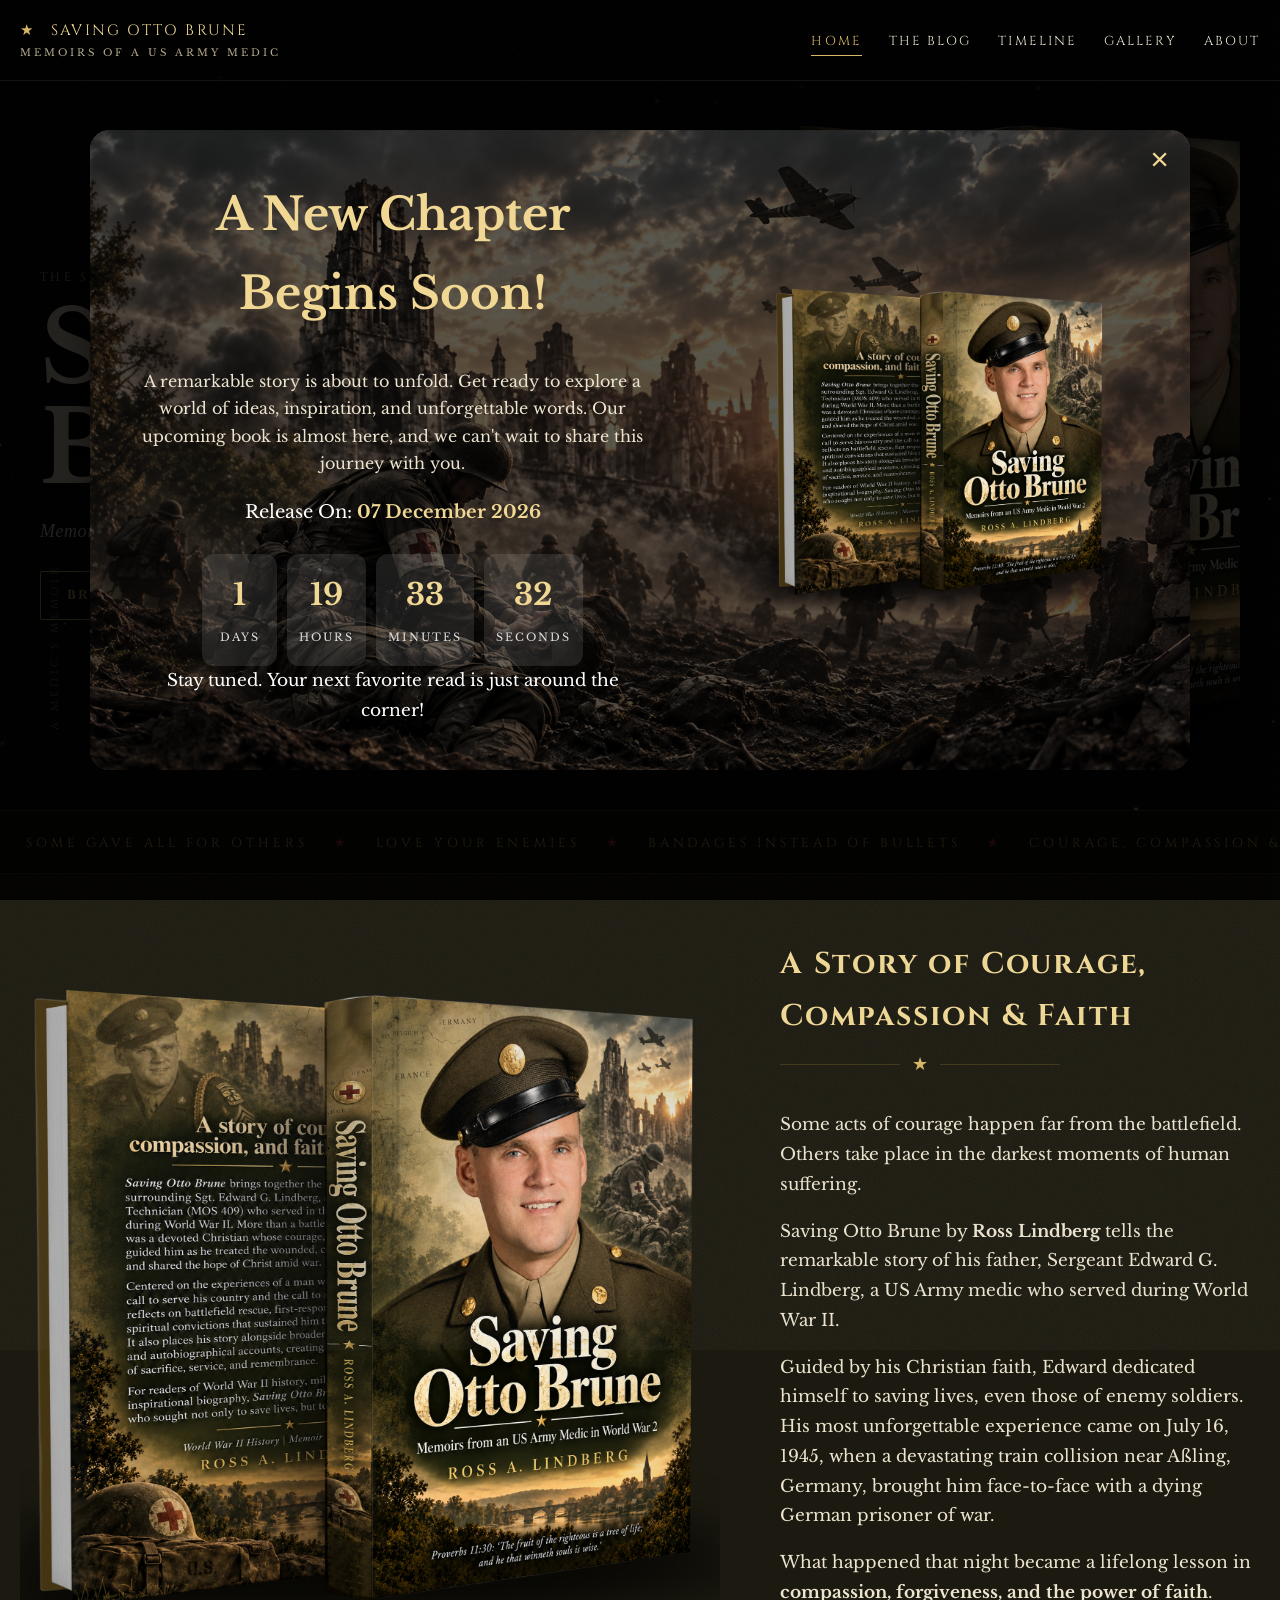
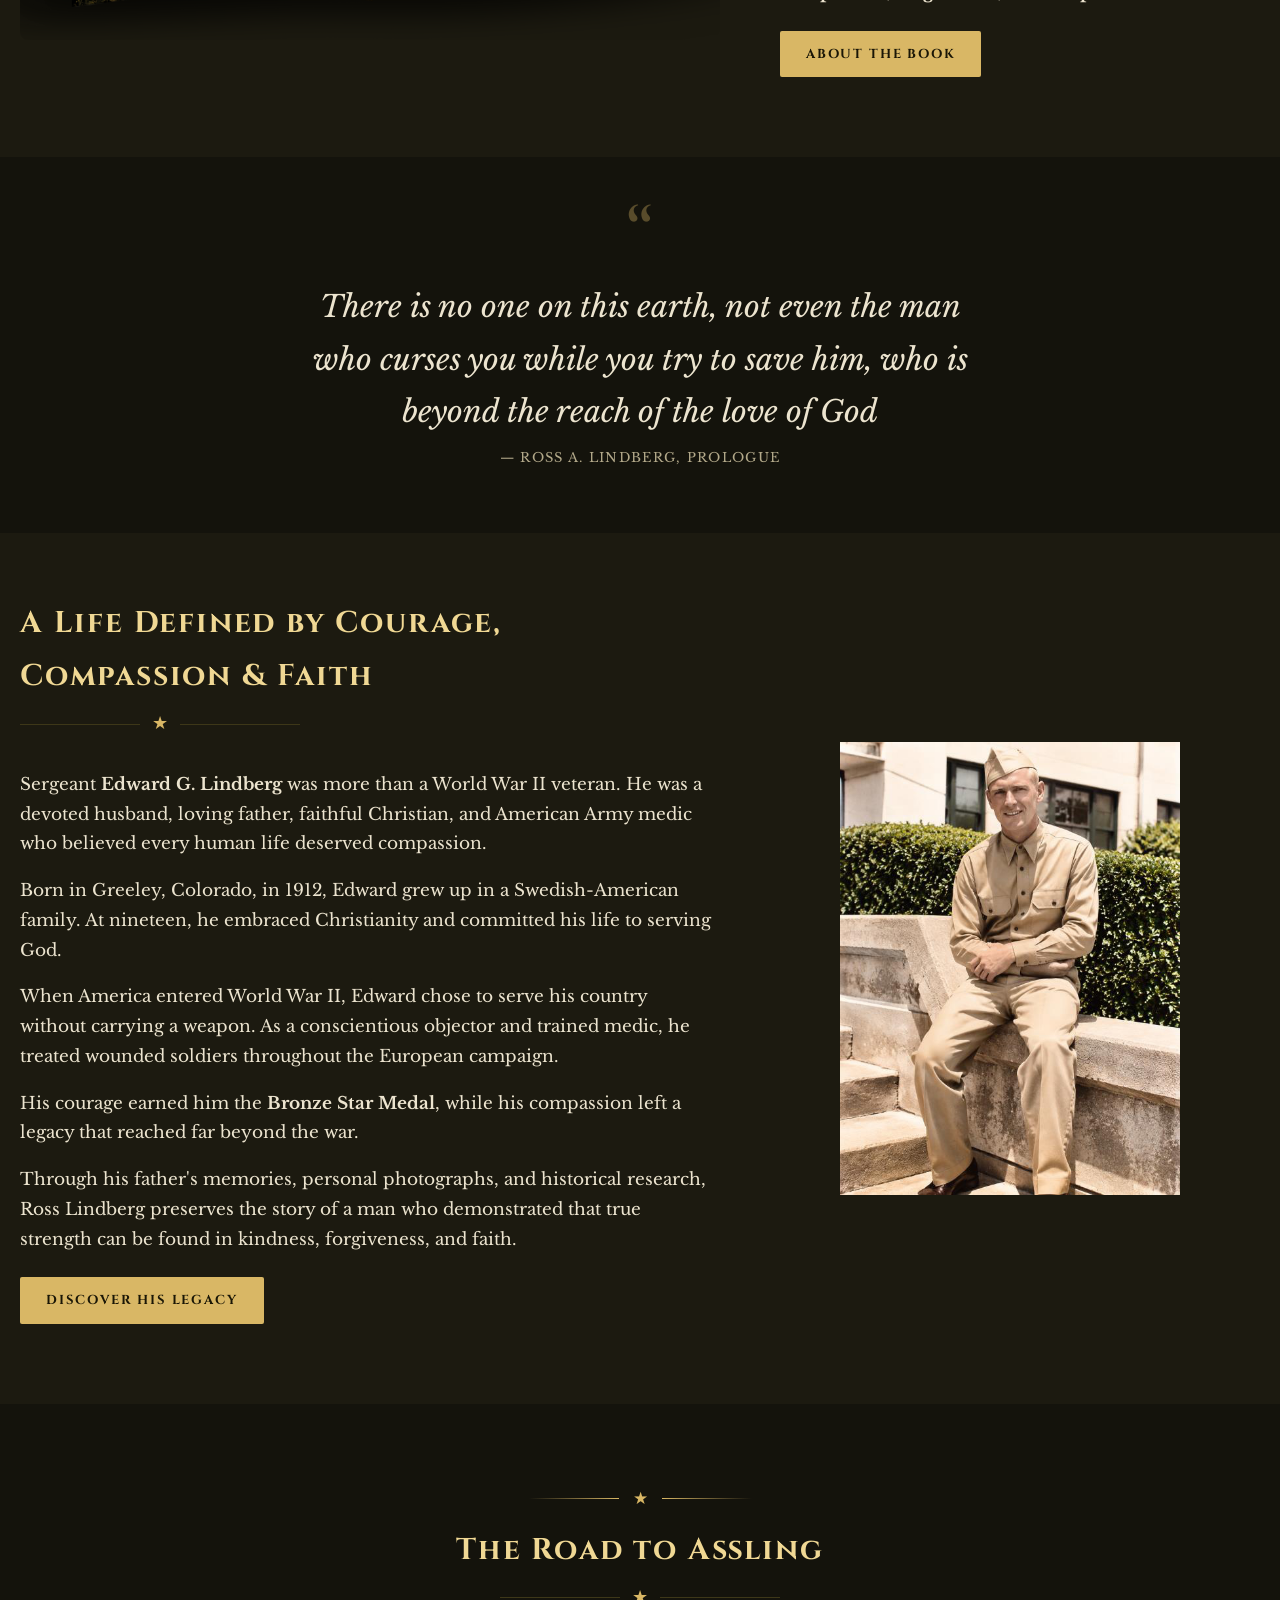
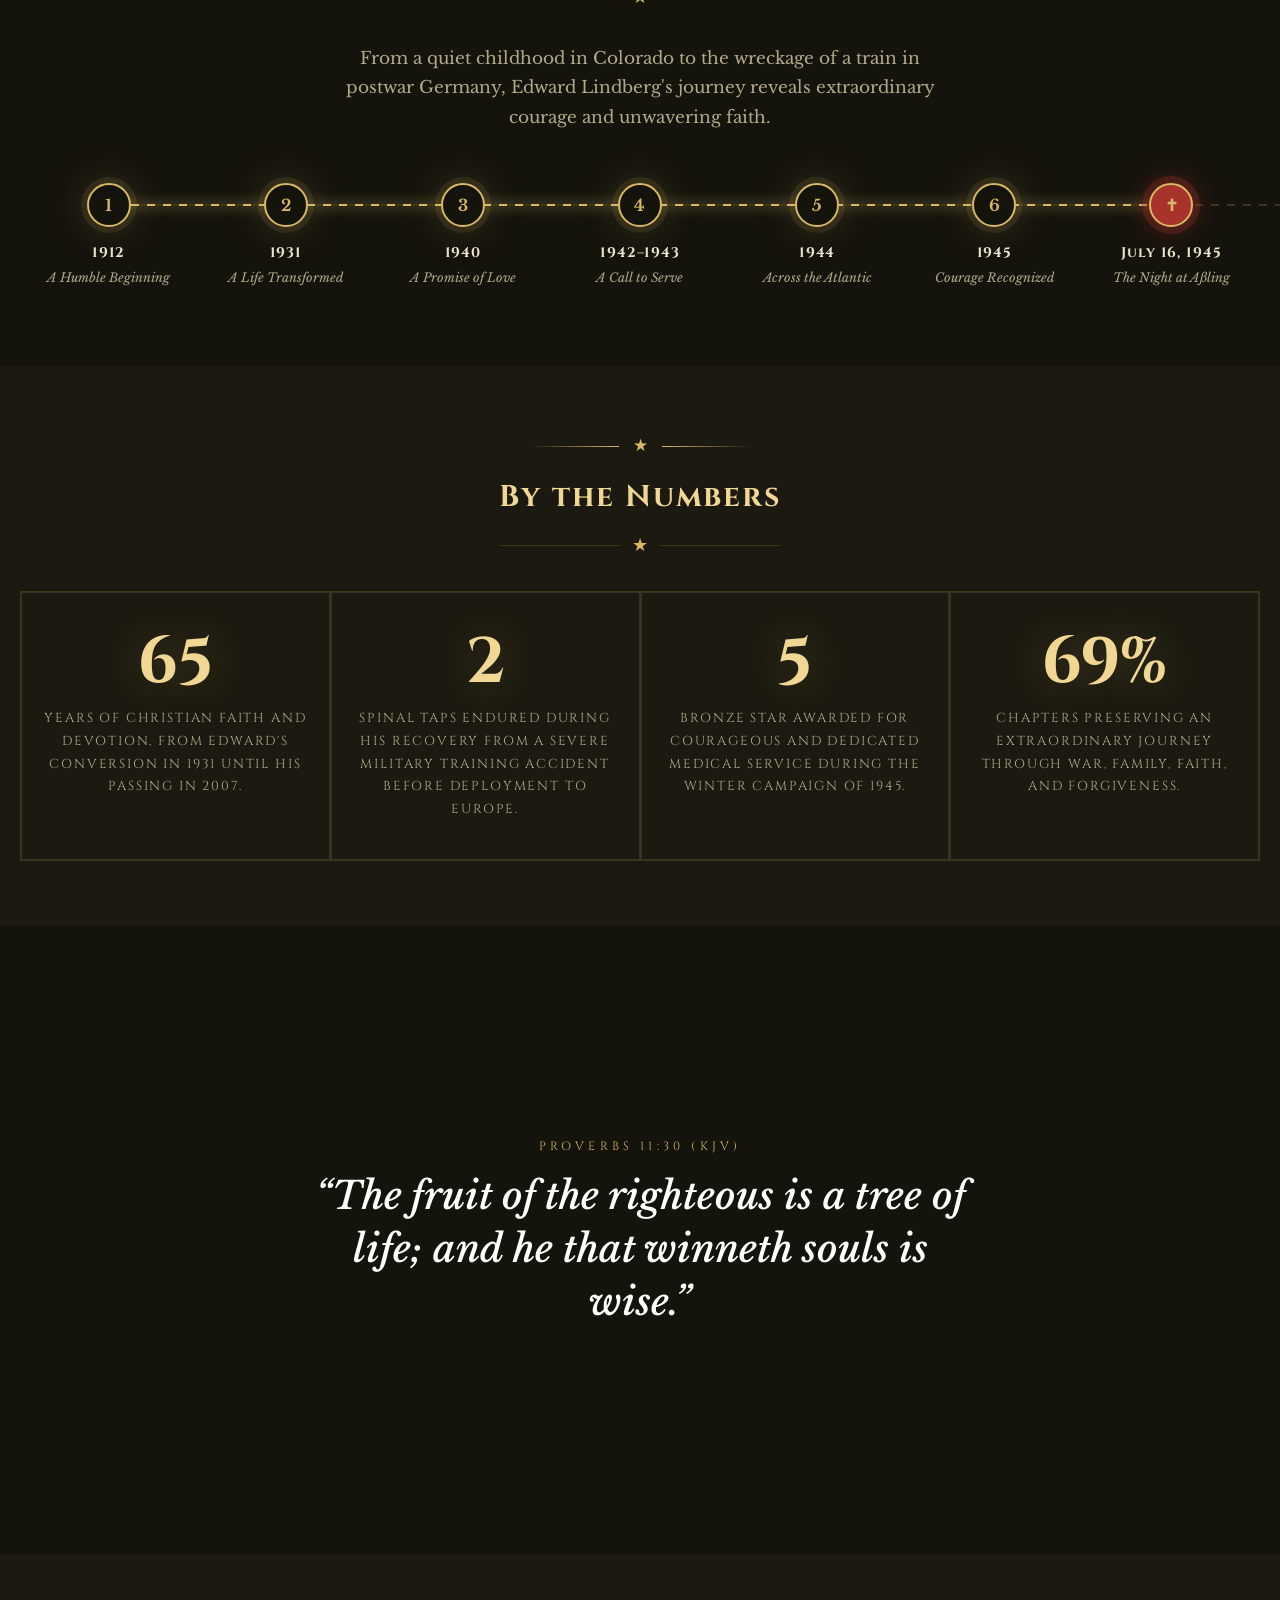
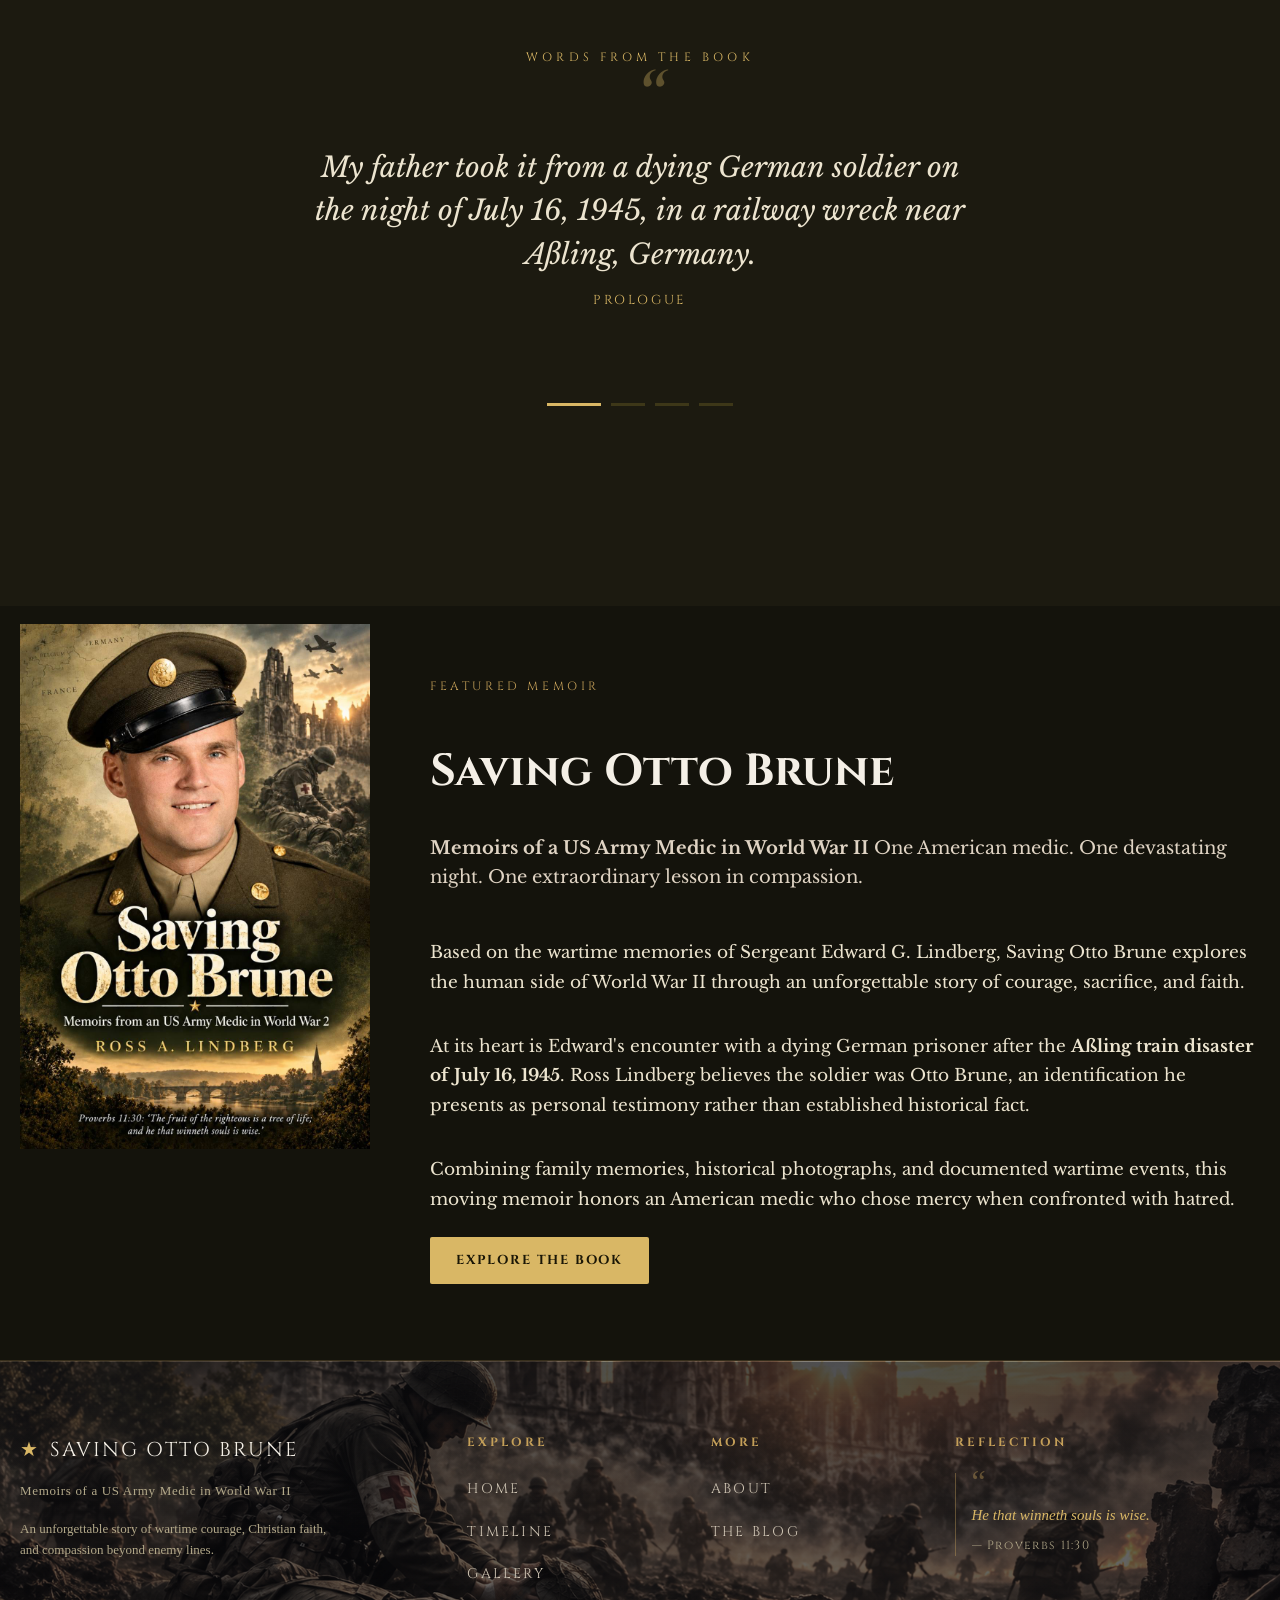
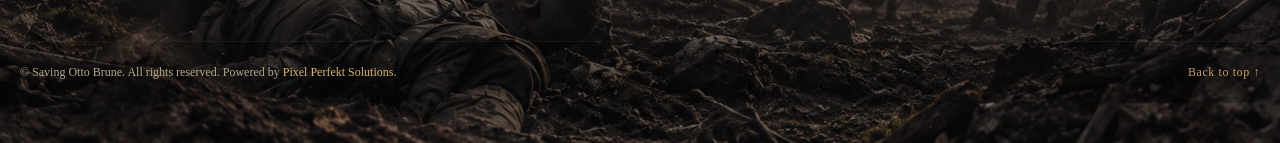
<file: index.html>
<!doctype html>
<html lang="en">
  <head>
    <meta charset="utf-8" />
    <meta name="viewport" content="width=device-width,initial-scale=1" />
    <title>Saving Otto Brune | WWII Memoir by Ross Lindberg</title>
      <link rel="icon" type="image/x-icon" href="./img/favicon.ico">
    <meta
      name="description"
      content="Discover Saving Otto Brune, Ross Lindberg's moving WWII memoir about a US Army medic, courage, Christian faith, and compassion beyond enemy lines."
    />

    <link rel="preconnect" href="https://fonts.googleapis.com" />
    <link rel="preconnect" href="https://fonts.gstatic.com" crossorigin />
    <link
      href="https://fonts.googleapis.com/css2?family=Cinzel:wght@400;600;700&family=Libre+Baskerville:ital,wght@0,400;0,700;1,400&display=swap"
      rel="stylesheet"
    />
    <link rel="stylesheet" href="style.css" />
    <link rel="stylesheet" href="premium.css" />
    <script>
      document.documentElement.classList.add("js");
    </script>
  </head>
  <body class="home-page">





    <div id="pre">
  <svg viewBox="0 0 100 100">
    <path d="M50 6l13 28 30 4-22 21 6 30-27-15-27 15 6-30L7 38l30-4z" />
  </svg>
  <b>SAVING OTTO BRUNE</b>
</div>
<div id="bar"></div>
<button id="top" aria-label="Back to top">&uarr;</button>

<!-- Backdrop Overlay for Mobile Drawer -->


<header class="cinematic-header">
  <div class="wrap">
    <a class="brand" href="index.html" style="text-decoration: none">
      Saving Otto Brune<small>Memoirs of a US Army Medic</small>
    </a>
    
    <!-- Mobile Toggle Button (Hamburger) -->
    <button class="nav-toggle" id="toggle-btn" aria-label="Toggle navigation">
      <span></span>
      <span></span>
      <span></span>
    </button>

    <!-- Navigation Drawer -->
    <nav id="nav-menu">
      <button class="close-btn" id="close-btn" aria-label="Close navigation">&times;</button>
      <a href="https://booksbyrossalan.com/" class="on">Home</a>
      <a href="https://booksbyrossalan.com/blogs/">The Blog</a>
      <a href="timeline.html">Timeline</a>
      <a href="gallery.html">Gallery</a>
      <a href="about.html">About</a>
    </nav>
  </div>
</header>


<div class="popup">
    <div class="popup-content">

        <!-- Close Button -->
        <button class="close-popup" onclick="closePopup()">×</button>

        <!-- Left Side Content -->
        <div class="left-side">

            <h1>A New Chapter Begins Soon!</h1>

            <p>
                A remarkable story is about to unfold. Get ready to explore a world of ideas, inspiration, and unforgettable words. Our upcoming book is almost here, and we can't wait to share this journey with you.
            </p>

            <div class="release">
                Release On: <strong><span class="datei">07 December 2026</span></strong>
            </div>

            <!-- Countdown -->
            <div class="countdown">

                <div class="time-box">
                    <h2 id="days">00</h2>
                    <span>DAYS</span>
                </div>

                <div class="time-box">
                    <h2 id="hours">00</h2>
                    <span>HOURS</span>
                </div>

                <div class="time-box">
                    <h2 id="minutes">00</h2>
                    <span>MINUTES</span>
                </div>

                <div class="time-box">
                    <h2 id="seconds">00</h2>
                    <span>SECONDS</span>
                </div>

            </div>
            Stay tuned. Your next favorite read is just around the corner!

        </div>

        <!-- Right Side Image -->
        <div class="popup-image">

            <img
                src="./img/BOOKCOVER.png"
                alt="Coming Soon"
            >

        </div>

    </div>
</div>





    <!-- <section class="hero">
      <canvas id="embers"></canvas>
      <div class="wrap">
        <div>
          <div class="eyebrow fx" style="--d: 1.2s">
            A true story &middot; World War II
          </div>
          <h1 class="shine">
            <span class="ln"><span style="--d: 1.4s">Saving</span></span
            ><span class="ln"><span style="--d: 1.6s">Otto Brune</span></span>
          </h1>
          <p class="sub fx" style="--d: 2.1s">
            Memoirs of a US Army Medic in World War II
          </p>
          <p class="lead fx" style="--d: 2.3s">
            The story of Sgt. Edward G. Lindberg, a devoted Christian and
            conscientious objector who went to war with bandages instead of
            bullets &mdash; and of one night in a wrecked railway car in Germany
            that he never forgot.
          </p>
          <p class="fx" style="--d: 2.5s">
            <a class="btn" href="prologue.html">Start Reading</a
            ><a class="btn ghost" href="blog.html">Browse the Blog</a>
          </p>
          <p
            class="fx"
            style="
              --d: 2.7s;
              color: var(--muted);
              font-size: 13px;
              letter-spacing: 0.3em;
              font-family: Cinzel, serif;
              margin-top: 26px;
            "
          >
            ROSS A. LINDBERG
          </p>
        </div>
        <div class="cover-wrap">
          <img
            class="cover"
            src="./img/cover.jpg"
            alt="Cover of Saving Otto Brune"
          />
          <div class="shine"></div>
        </div>
      </div>
      <div class="scroll-hint"></div>
    </section>
    
    
    
    -->






<section class="herobaner cinematic-editorial-hero">
  <canvas id="embers"></canvas>
  
  <!-- Background Video -->
  <video class="editorial-bg-video" autoplay loop muted playsinline>
    <source src="./img/herovideo.mp4" type="video/mp4" />
    Your browser does not support the video tag.
  </video>

  <!-- Dark Vignette / Contrast Overlay -->
  <div class="ground-haze-overlay"></div>

  <!-- Editorial Negative Space Accents (Hidden on Mobile for cleanliness) -->
  <div class="editorial-side-left">
    <span class="vertical-label">A MEDIC'S MEMOIR</span>
  </div>
  <div class="editorial-side-right">
    <span class="scroll-cue">EXPLORE THE STORY</span>
    <div class="scroll-line"></div>
  </div>

  <div class="wrap hero-wrap-editorial">
    <div class="hero-wrapper">
      
     <div class="wrap1 book-showcase-container">
     <div class="hero-narrative-container">
        <p class="hero-eyebrow fx" style="--d: 1.0s;">THE STORY OF A SOLDIER, A MEDIC &amp; HIS FAITH</p>
        
        <h1 class="shine cinematic-title">
          <span class="ln1"><span style="--d: 1.2s;">Saving</span></span>
          <span class="ln1"><span style="--d: 1.4s;">Otto Brune</span></span>
        </h1>
        
        <p class="hero-subtext fx" style="--d: 1.6s;">
          Memoirs of a US Army Medic in World War II
        </p>

        <div class="hero-cta-group fx" style="--d: 1.8s;">
          <a class="btn ghost" href="https://savingottobrunev2.sample-version.com/blogs/">Browse the Blog</a>
        </div>
      </div>
      <!-- Book Image Pane (Comes first in HTML so it stacks on top in mobile via flex-direction) -->
      <div class="book-image-pane">
        <img
          src="./img/BOOKCOVER.png"
          alt="Book Cover"
          class="book-showcase-img"
        />
      </div>

      <!-- Book Text Pane -->
     

    </div>

    </div>
  </div>
</section>


    <div class="ticker">
      <div>
        <span>Some gave all for others</span><i>&#9733;</i
        ><span>Love your enemies</span><i>&#9733;</i
        ><span>Bandages instead of bullets</span><i>&#9733;</i
        ><span>Courage, compassion &amp; faith under fire</span><i>&#9733;</i
        ><span>Some gave all for others</span><i>&#9733;</i
        ><span>Love your enemies</span><i>&#9733;</i
        ><span>Bandages instead of bullets</span><i>&#9733;</i
        ><span>Courage, compassion &amp; faith under fire</span><i>&#9733;</i
        ><span>Some gave all for others</span><i>&#9733;</i
        ><span>Love your enemies</span><i>&#9733;</i
        ><span>Bandages instead of bullets</span><i>&#9733;</i
        ><span>Courage, compassion &amp; faith under fire</span><i>&#9733;</i
        ><span>Some gave all for others</span><i>&#9733;</i
        ><span>Love your enemies</span><i>&#9733;</i
        ><span>Bandages instead of bullets</span><i>&#9733;</i
        ><span>Courage, compassion &amp; faith under fire</span><i>&#9733;</i
        ><span>Some gave all for others</span><i>&#9733;</i
        ><span>Love your enemies</span><i>&#9733;</i
        ><span>Bandages instead of bullets</span><i>&#9733;</i
        ><span>Courage, compassion &amp; faith under fire</span><i>&#9733;</i
        ><span>Some gave all for others</span><i>&#9733;</i
        ><span>Love your enemies</span><i>&#9733;</i
        ><span>Bandages instead of bullets</span><i>&#9733;</i
        ><span>Courage, compassion &amp; faith under fire</span><i>&#9733;</i>
      </div>
    </div>

<section class="band">
  <div class="wrap1 book-showcase-container">
    
    <!-- Book Image Pane -->
    <div class="book-image-pane">
      <img
        src="./img/BOOKCOVER.png"
        alt="Book Cover"
        class="book-showcase-img"
      />
    </div>

    <!-- Book Text Pane -->
    <div class="book-text-pane">
      <h2 class="title">A Story of Courage, Compassion &amp; Faith</h2>
      <div class="rule" style="justify-content: flex-start">
        <span>&#9733;</span>
      </div>
      <p>
        Some acts of courage happen far from the battlefield. Others take place in the darkest moments of human suffering.
      </p>
      <p>
        Saving Otto Brune by <strong>Ross Lindberg</strong> tells the remarkable story of his father, Sergeant Edward G. Lindberg, a US Army medic who served during World War II.
      </p>
      <p>
      Guided by his Christian faith, Edward dedicated himself to saving lives, even those of enemy soldiers. His most unforgettable experience came on July 16, 1945, when a devastating train collision near Aßling, Germany, brought him face-to-face with a dying German prisoner of war.
      </p>
      <p>
      What happened that night became a lifelong lesson in <strong>compassion, forgiveness, and the power of faith</strong>.
      </p>
      <a class="btn" href="about.html">About the Book</a>
    </div>

  </div>
</section>



    <section>
      <div class="narrow sec-c rv">
        <span class="bigq">&ldquo;</span>
        <blockquote
          class="quote"
          style="border: 0; padding: 0; font-size: clamp(22px, 3.2vw, 30px)"
        >
          There is no one on this earth, not even the man who curses you while you try to save him, who is beyond the reach of the love of God<cite
            >&mdash; ROSS A. LINDBERG, PROLOGUE</cite
          >
        </blockquote>
      </div>
    </section>

    <section class="band">
      <div class="wrap two">
        <div>
          <h2 class="title">A Life Defined by Courage, Compassion & Faith </h2>
          <div class="rule">
            <span>&#9733;</span>
          </div>
          <p>
            Sergeant <strong>Edward G. Lindberg</strong> was more than a World War II veteran. He was a devoted husband, loving father, faithful Christian, and American Army medic who believed every human life deserved compassion.
          </p>
          <p>
           Born in Greeley, Colorado, in 1912, Edward grew up in a Swedish-American family. At nineteen, he embraced Christianity and committed his life to serving God.
          </p>
          <p>
            When America entered World War II, Edward chose to serve his country without carrying a weapon. As a conscientious objector and trained medic, he treated wounded soldiers throughout the European campaign.
          </p>
          <p>
            His courage earned him the <strong>Bronze Star Medal</strong>, while his compassion left a legacy that reached far beyond the war.
          </p>
          <p>
            Through his father's memories, personal photographs, and historical research, Ross Lindberg preserves the story of a man who demonstrated that true strength can be found in kindness, forgiveness, and faith.
          </p>
          <a class="btn" href="about.html">DISCOVER HIS LEGACY</a>
        </div>
        <img
          src="./img/p28_0.jpg"
          alt="Sergeant Edward G. Lindberg"
          style="max-width: 340px; margin: 0 auto"
        />
      </div>
    </section>


      <section class="journey-section">
      <!-- Background Video -->
      <video class="bg-video" autoplay loop muted playsinline>
        <source src="./img/ww2plane.mp4" type="video/mp4" />
        Your browser does not support the video tag.
      </video>

      <!-- Content Overlay -->
      <div class="wrap sec-c">
        <div class="rv">
          <div class="orn">&#9733;</div>
          <h2 class="title">The Road to Aßling </h2>
          <div class="rule"><span>&#9733;</span></div>
          <p style="color: var(--muted); max-width: 620px; margin: 0 auto">
            From a quiet childhood in Colorado to the wreckage of a train in postwar Germany, Edward Lindberg's journey reveals extraordinary courage and unwavering faith.
          </p>
        </div>

        <!-- Journey Timeline -->
        <div class="journey">
          <div
            class="stop"
            style="--i: 0"
            data-img="./img/Vintage_Family_Portrait_with_Soldier_Dad.png"
            data-title="A Humble Beginning"
            data-desc="1912 &middot; Edward G. Lindberg is born in Greeley, Colorado, into a family of Swedish immigrants."
          >
            <div class="dot">1</div>
            <div>
              <h4>1912</h4>
              <p>A Humble Beginning</p>
            </div>
          </div>

          <div
            class="stop"
            style="--i: 1"
            data-img="./img/p18_0.jpg"
            data-title="A Life Transformed"
            data-desc="1931 &middot; At nineteen, Edward embraces Christianity, beginning a lifelong commitment to faith and service."
          >
            <div class="dot">2</div>
            <div>
              <h4>1931</h4>
              <p>A Life Transformed</p>
            </div>
          </div>

          <div
            class="stop"
            style="--i: 2"
            data-img="./img/p16_0.jpg"
            data-title="A Promise of Love"
            data-desc="1940  &middot; Edward marries Edith Underwood, beginning a marriage that would last more than six decades."
          >
            <div class="dot">3</div>
            <div>
              <h4>1940 </h4>
              <p>A Promise of Love</p>
            </div>
          </div>

          <div
            class="stop"
            style="--i: 3"
            data-img="./img/WWII_USAAF_Uniform_Collection_Display.png"
            data-title="A Call to Serve"
            data-desc="1942–1943 &middot; As World War II reshapes the world, Edward enters military service and trains as a medic, determined to save lives without carrying a weapon."
          >
            <div class="dot">4</div>
            <div>
              <h4>1942–1943 </h4>
              <p>A Call to Serve</p>
            </div>
          </div>

          <div
            class="stop"
            style="--i: 4"
            data-img="./img/Three_Airmen_Beside_Their_Bomber.png"
            data-title="Across the Atlantic"
            data-desc="1944  &middot; Edward arrives in Europe and serves with the Ninth Air Force, providing medical care during the Allied campaign."
          >
            <div class="dot">5</div>
            <div>
              <h4>1944</h4>
              <p>Across the Atlantic</p>
            </div>
          </div>

          <div
            class="stop"
            style="--i: 5"
            data-img="./img/p28_0.jpg"
            data-title="Courage Recognized"
            data-desc="1945 &middot; Edward's courageous medical assistance during the winter campaign earns him the Bronze Star Medal."
          >
            <div class="dot">6</div>
            <div>
              <h4>1945 </h4>
              <p>Courage Recognized</p>
            </div>
          </div>

          <div
            class="stop last"
            style="--i: 6"
            data-img="./img/Vintage_P-38_Lightning_on_Wartime_Tarmac.png"
            data-title="The Night at Aßling"
            data-desc="July 16, 1945 &middot; A devastating train collision in Germany brings Edward face-to-face with unimaginable suffering and a dying soldier whose final moments become the heart of his son's book."
          >
            <div class="dot">&#10013;</div>
            <div>
              <h4>July 16, 1945 </h4>
              <p>
              The Night at Aßling
              </p>
            </div>
          </div>
        </div>
      </div>
    </section>


    <!-- <section>
      <div class="wrap">
        <h2 class="title">From the Blog</h2>
        <div class="rule" style="justify-content: flex-start">
          <span>&#9733;</span>
        </div>
        <div class="cards">
          <div class="card">
            <a class="stretch" href="prologue.html"
              ><div class="imgw">
                <img src="./img/p5_0.jpg" alt="" loading="lazy" />
              </div>
              <div class="b">
                <span class="tag">Prologue</span>
                <h3>The Pin</h3>
                <p>
                  A small object that weighs almost nothing: a Hitler Youth
                  badge taken from a dying German soldier on the night of July
                  16, 1945.
                </p>
                <span class="more">Read &rarr;</span>
              </div></a
            >
          </div>
          <div class="card">
            <a class="stretch" href="chapter-1.html"
              ><div class="imgw">
                <img src="./img/p9_2.jpg" alt="" loading="lazy" />
              </div>
              <div class="b">
                <span class="tag">Chapter 1</span>
                <h3>A Swedish Boy in Greeley</h3>
                <p>
                  Born June 19, 1912, the youngest child of Swedish immigrants
                  &mdash; a rebel, until an altar call at nineteen changed
                  everything.
                </p>
                <span class="more">Read &rarr;</span>
              </div></a
            >
          </div>
          <div class="card">
            <a class="stretch" href="chapter-2.html"
              ><div class="imgw">
                <img src="./img/p16_0.jpg" alt="" loading="lazy" />
              </div>
              <div class="b">
                <span class="tag">Chapter 2</span>
                <h3>Edith</h3>
                <p>
                  A broken heart at Bible college, the &ldquo;handsomest man on
                  campus,&rdquo; and a wedding on May 5, 1940 as the world went
                  to war.
                </p>
                <span class="more">Read &rarr;</span>
              </div></a
            >
          </div>
          <div class="card">
            <a class="stretch" href="chapter-3.html"
              ><div class="imgw">
                <img src="./img/p28_0.jpg" alt="" loading="lazy" />
              </div>
              <div class="b">
                <span class="tag">Chapter 3</span>
                <h3>The Conscientious Objector</h3>
                <p>
                  Bandages instead of bullets: a blackout accident in New York,
                  two spinal taps, a reassignment that proved a blessing in
                  disguise.
                </p>
                <span class="more">Read &rarr;</span>
              </div></a
            >
          </div>
        </div>
        <p style="margin-top: 28px">
          <a href="blog.html">View all posts &rarr;</a>
        </p>
      </div>
    </section> -->

    <section class="band ">
      <div class="wrap sec-c">
        <div class="rv">
          <div class="orn">&#9733;</div>
          <h2 class="title">By the Numbers</h2>
          <div class="rule"><span>&#9733;</span></div>
        </div>
        <div class="stats">
          <!-- Box 1 -->
          <div class="stat" data-cursor="./img/p9_1.jpg">
            <b data-to="76">0</b><span>Years Of Christian faith and devotion, from Edward's conversion in 1931 until his passing in 2007.</span>
          </div>

          <!-- Box 2 -->
          <div class="stat" data-cursor="./img/Restored_Vintage_Studio_Portrait.png">
            <b data-to="2">0</b
            ><span>SPINAL TAPS Endured during his recovery from a severe military training accident before deployment to Europe.</span>
          </div>

          <!-- Box 3 -->
          <div class="stat" data-cursor="./img/p9_2.jpg">
            <b data-to="6">0</b><span>BRONZE STAR Awarded for courageous and dedicated medical service during the winter campaign of 1945.</span>
          </div>

          <!-- Box 4 -->
          <div class="stat" data-cursor="./img/p16_0.jpg">
            <b data-to="80" data-suf="%">0</b
            ><span>CHAPTERS Preserving an extraordinary journey through war, family, faith, and forgiveness.</span>
          </div>
        </div>
      </div>
    </section>

    <section class="quote-section">
      <!-- Random Fade-in/Fade-out Background Images Container -->
      <div class="quote-bg-images">
        <div
          class="bg-img"
          style="
            background-image: url(&quot;./img/Vintage_1970s_School_Portrait.png&quot;);
            top: 10%;
            left: 15%;
            animation-delay: 0s;
          "
        ></div>
        <div
          class="bg-img"
          style="
            background-image: url(&quot;./img/Vintage_Army_Motorcycle_Camp_Snapshot.png&quot;);
            top: 40%;
            left: 70%;
            animation-delay: 4s;
          "
        ></div>
        <div
          class="bg-img"
          style="
            background-image: url(&quot;./img/Smiling_Couple_at_the_Military_Steps.png&quot;);
            top: 20%;
            left: 75%;
            animation-delay: 8s;
          "
        ></div>
        <div
          class="bg-img"
          style="
            background-image: url(&quot;./img/Vintage_Bouffant_Studio_Portrait.png&quot;);
            top: 55%;
            left: 20%;
            animation-delay: 12s;
          "
        ></div>
      </div>

      <!-- Content -->
      <div class="narrow sec-c rv" style="position: relative; z-index: 2">
        <p class="eyebrow">Proverbs 11:30 (KJV)</p>
        <p
          class="quote"
          style="border: 0; font-size: 36px; padding: 0; line-height: 1.4"
        >
          &ldquo;The fruit of the righteous is a tree of life; and he that winneth souls is wise.&rdquo;
        </p>
        <p style="margin-top: 28px">
        </p>
      </div>
    </section>

    <section class="band pad-class">
      <div class="narrow sec-c rv">
        <p class="eyebrow" style="margin-bottom: 18px">Words from the Book</p>
        <div class="qs">
          <blockquote>
            <span class="bigq">&ldquo;</span>My father took it from a dying German soldier on the night of July 16, 1945, in a railway wreck near Aßling, Germany.<cite>PROLOGUE</cite>
          </blockquote>
          <blockquote>
            <span class="bigq">&ldquo;</span>My father always said that marrying my mother was the best decision he ever made. I have heard him say, 'Your mother is my soulmate.<cite
              >CHAPTER 2</cite>
          </blockquote>
          <blockquote>
            <span class="bigq">&ldquo;</span>What he could not do was kill. He had given his life to Jesus Christ at nineteen, and he took the words of Jesus seriously, all of them, including the hard ones.<cite>CHAPTER 3</cite>
          </blockquote>
          <blockquote>
            <span class="bigq">&ldquo;</span>Sometimes the men carried into his hospital were German. They had been wounded in battle and brought off the field, and my father and his technicians treated them as they did every other patient.<cite>CHAPTER 4</cite>
          </blockquote>
        </div>
        <div class="qd"></div>
      </div>
    </section>

  
<section class="featured-book-section">
  <div class="wrap featured-book-wrap">
    
    <!-- Left Column: Overlapping Book Cover -->
    <div class="featured-cover-col">
      <img 
        src="./img/cover.jpg" 
        alt="Saving Otto Brune Book Cover" 
        class="featured-book-img" 
      />
    </div>
    
    <!-- Right Column: Content & CTA -->
    <div class="featured-content-col">
      <span class="featured-eyebrow">FEATURED MEMOIR</span>
      <h2 class="featured-title">Saving Otto Brune</h2>
      <p class="featured-desc">
        <strong>Memoirs of a US Army Medic in World War II</strong>
        One American medic. One devastating night. One extraordinary lesson in compassion.  
      </p>
      <p>Based on the wartime memories of Sergeant Edward G. Lindberg, Saving Otto Brune explores the human side of World War II through an unforgettable story of courage, sacrifice, and faith.</p>
      <p>At its heart is Edward's encounter with a dying German prisoner after the <strong>Aßling train disaster of July 16, 1945</strong>. Ross Lindberg believes the soldier was Otto Brune, an identification he presents as personal testimony rather than established historical fact.</p>
      <p>Combining family memories, historical photographs, and documented wartime events, this moving memoir honors an American medic who chose mercy when confronted with hatred.</p>
      <div class="featured-action">
        <a class="btn" href="about.html">Explore the Book</a>
      </div>
    </div>

  </div>
</section>



    <footer class="cinematic-footer">
  <div class="wrap footer-grid">
    
    <!-- Column 1: Brand and Story -->
    <div class="footer-col brand-col">
      <span class="brand">Saving Otto Brune</span>
      <p class="footer-subtitle">Memoirs of a US Army Medic in World War II</p>
      <p class="footer-desc">
      An unforgettable story of wartime courage, Christian faith, and compassion beyond enemy lines.  
      </p>
    </div>

    <!-- Column 2: Explore the Memoir -->
    <div class="footer-col nav-col">
      <h4 class="footer-heading">Explore</h4>
      <nav aria-label="Explore Memoir" class="fot-nav">
        <ul class="footer-links">
          <li><a href="https://booksbyrossalan.com/">Home</a></li>
          <li><a href="timeline.html">Timeline</a></li>
          <li><a href="gallery.html">Gallery</a></li>
        </ul>
      </nav>
    </div>

    <!-- Column 3: More / Discover -->
    <div class="footer-col nav-col">
      <h4 class="footer-heading">More</h4>
      <nav aria-label="Additional Links" class="fot-nav">
        <ul class="footer-links">
          <li><a href="about.html">About</a></li>
          <li><a href="https://booksbyrossalan.com/blogs/">The Blog</a></li>
        </ul>
      </nav>
    </div>

    <!-- Column 4: Verse / Closing Thought -->
    <div class="footer-col quote-col">
      <h4 class="footer-heading">Reflection</h4>
      <div class="footer-quote-box">
        <span class="quote-mark">&ldquo;</span>
        <p class="verse-text">
          <em>He that winneth souls is wise.</em>
        </p>
        <span class="verse-ref">&mdash; Proverbs 11:30</span>
      </div>
    </div>

  </div>

  <!-- Bottom Copyright & Back to Top Strip -->
  <div class="footer-bottom-bar">
    <div class="wrap bottom-bar-content">
      <p class="copyright-text">
        &copy; Saving Otto Brune. All rights reserved. Powered by <a href="https://www.pixelperfektsolutions.com/">Pixel Perfekt Solutions</a>.
      </p>
      <a href="#top" class="back-to-top" id="backToTopBtn">Back to top &uarr;</a>
    </div>
  </div>
</footer>
    <script src="script.js"></script>
  </body>
</html>
</file>
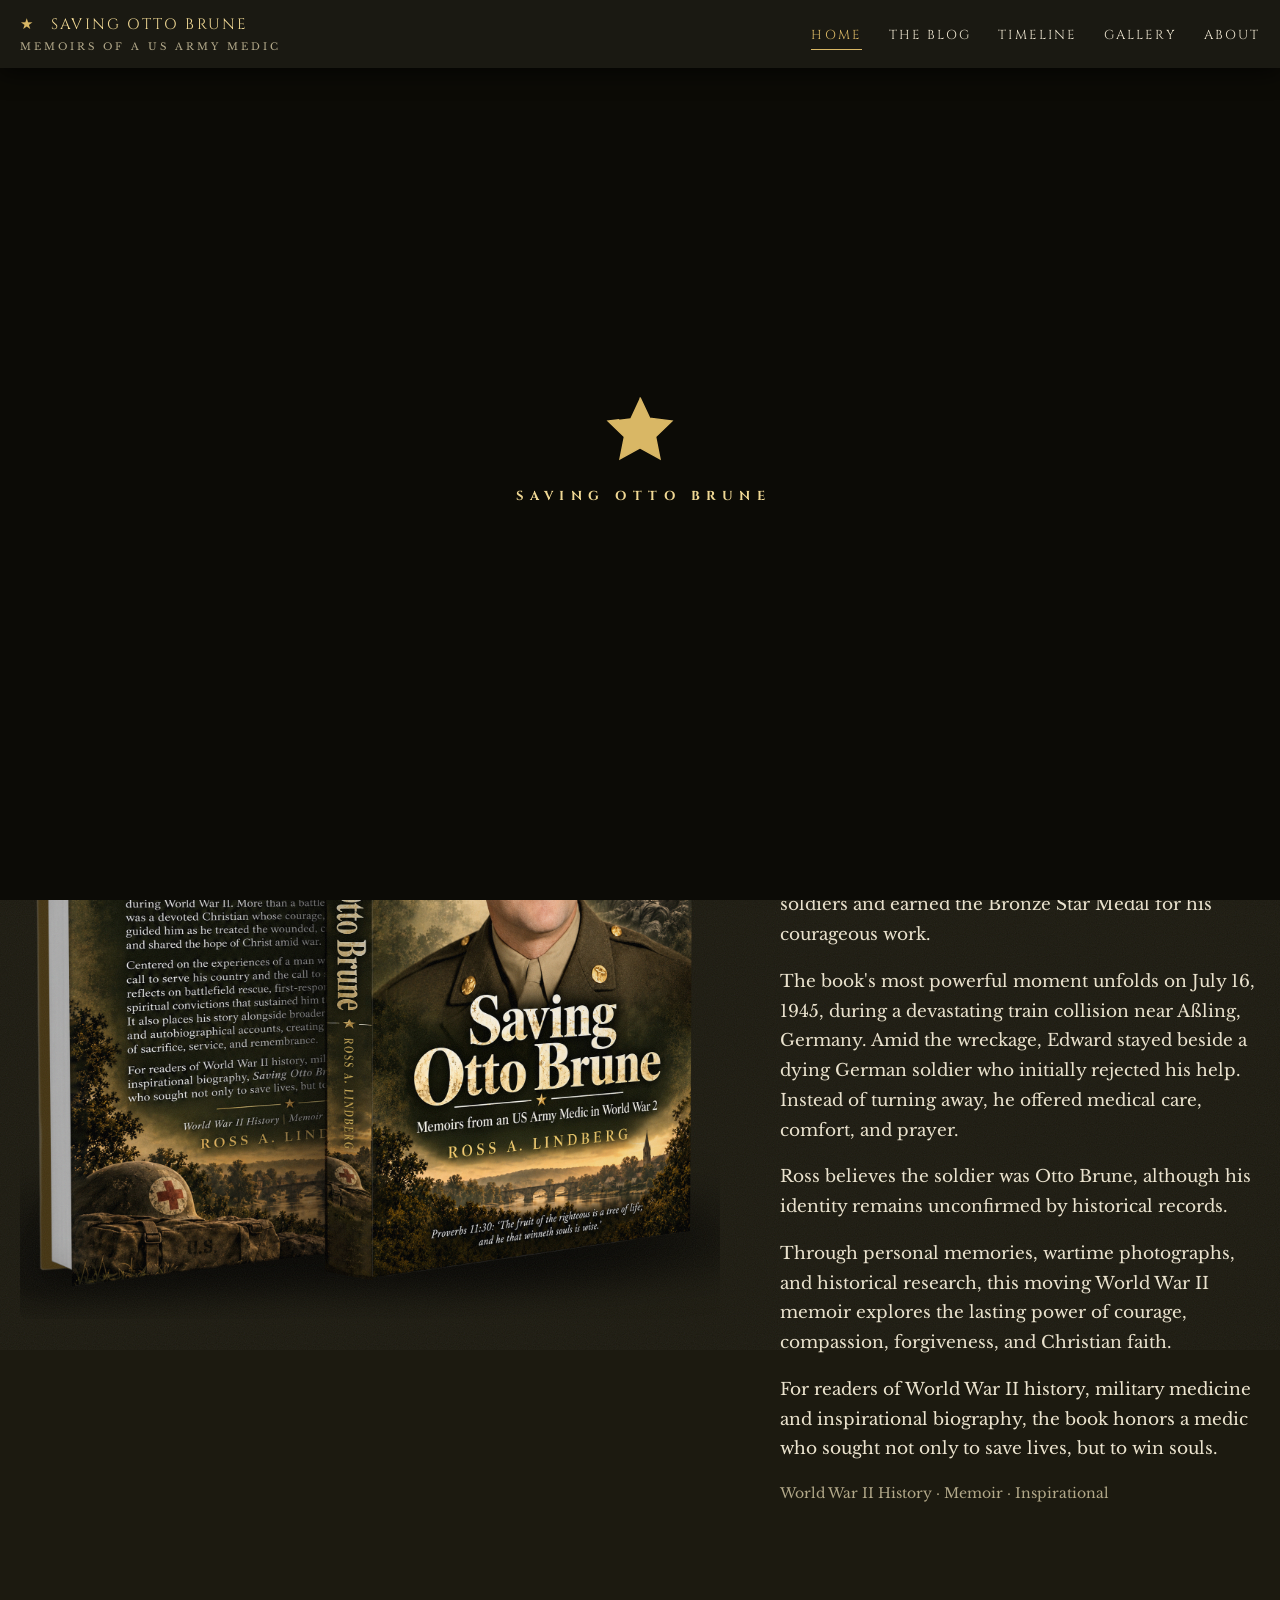
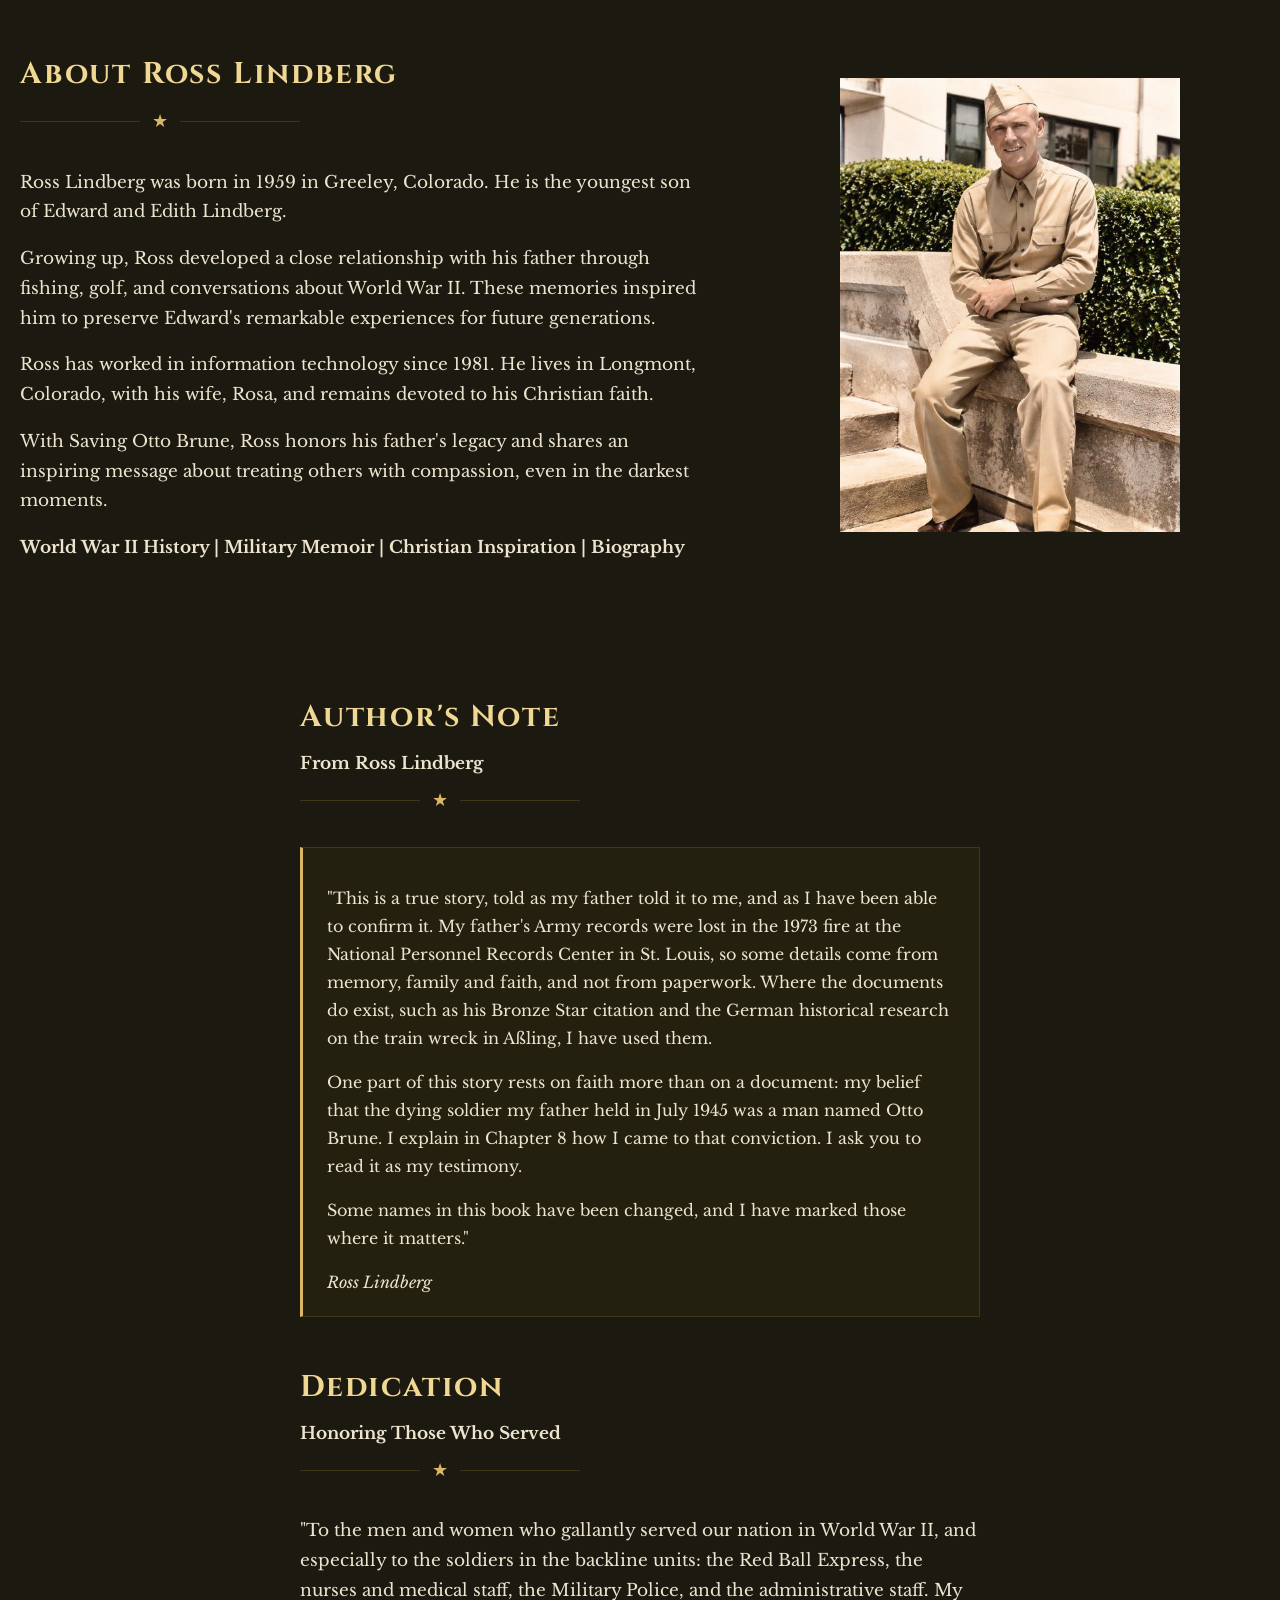
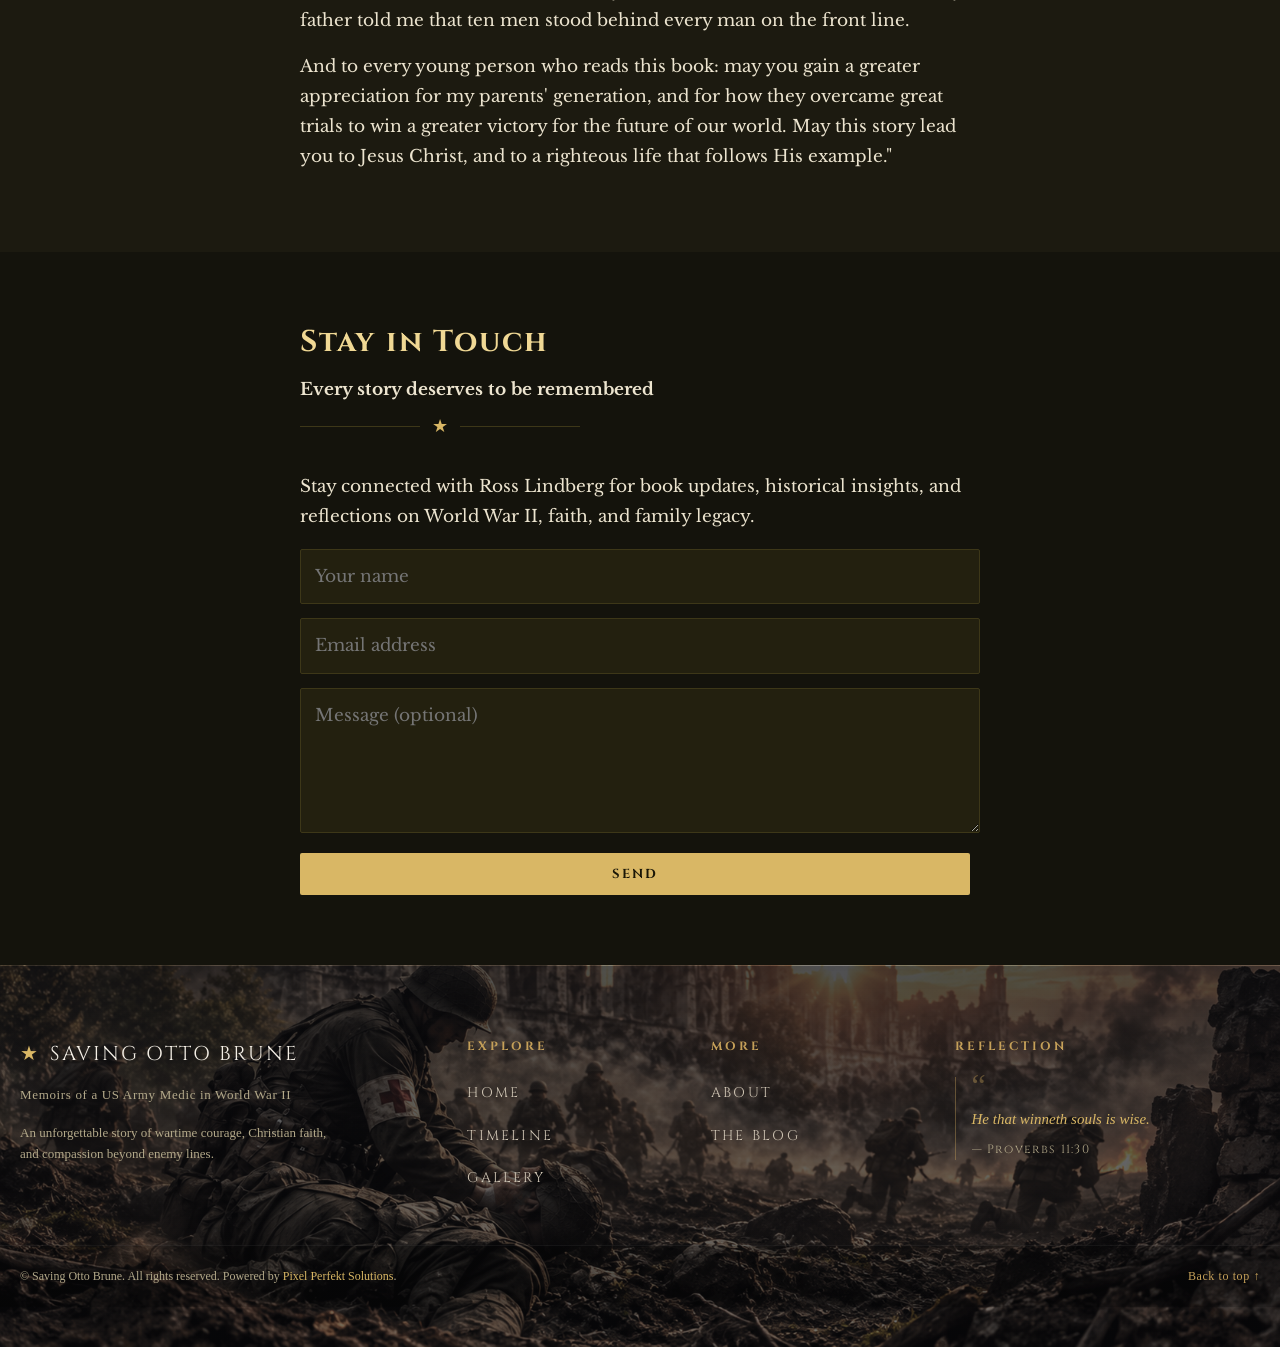
<file: about.html>
<!doctype html>
<html lang="en">
  <head>
    <meta charset="utf-8" />
    <meta name="viewport" content="width=device-width,initial-scale=1" />
    <title>About Saving Otto Brune & Author Ross Lindberg</title>
      <link rel="icon" type="image/x-icon" href="./img/favicon.ico">
    <meta
      name="description"
      content="Discover Saving Otto Brune, Ross Lindberg's WWII memoir about his father's courage as a US Army medic, Christian faith, and remarkable compassion."
    />
    <link rel="preconnect" href="https://fonts.googleapis.com" />
    <link rel="preconnect" href="https://fonts.gstatic.com" crossorigin />
    <link
      href="https://fonts.googleapis.com/css2?family=Cinzel:wght@400;600;700&family=Libre+Baskerville:ital,wght@0,400;0,700;1,400&display=swap"
      rel="stylesheet"
    />
    <link rel="stylesheet" href="style.css" />
    <link rel="stylesheet" href="premium.css" />
    <script>
      document.documentElement.classList.add("js");
    </script>
  </head>
  <body class="inner-page">
       <div id="pre">
  <svg viewBox="0 0 100 100">
    <path d="M50 6l13 28 30 4-22 21 6 30-27-15-27 15 6-30L7 38l30-4z" />
  </svg>
  <b>SAVING OTTO BRUNE</b>
</div>
<div id="bar"></div>
<button id="top" aria-label="Back to top">&uarr;</button>

<!-- Backdrop Overlay for Mobile Drawer -->

<header class="cinematic-header">
  <div class="wrap">
    <a class="brand" href="https://booksbyrossalan.com/" style="text-decoration: none">
      Saving Otto Brune<small>Memoirs of a US Army Medic</small>
    </a>
    
    <!-- Mobile Toggle Button (Hamburger) -->
    <button class="nav-toggle" id="toggle-btn" aria-label="Toggle navigation">
      <span></span>
      <span></span>
      <span></span>
    </button>

    <!-- Navigation Drawer -->
    <nav id="nav-menu">
      <button class="close-btn" id="close-btn" aria-label="Close navigation">&times;</button>
      <a href="https://booksbyrossalan.com/" class="on">Home</a>
      <a href="https://booksbyrossalan.com/blogs/">The Blog</a>
      <a href="timeline.html">Timeline</a>
      <a href="gallery.html">Gallery</a>
      <a href="about.html">About</a>
    </nav>
  </div>
</header>
    <div class="post-head">
      <div class="narrow">
        <div class="eyebrow">About</div>
        <h1>The Book &amp; The Author</h1>
        <p>Discover the true story behind Saving Otto Brune, a World War II memoir that honors an American Army medic's courage, Christian faith, and extraordinary compassion.</p>
      </div>
    </div>
    <!-- <section>
      <div class="wrap two">
        <img
          src="./img/BOOKCOVER.png"
          alt="Book cover"
          style="max-width: 360px; margin: 0 auto"
        />
        <div>
          <h2 class="title">Saving Otto Brune</h2>
          <div class="rule" style="justify-content: flex-start">
            <span>&#9733;</span>
          </div>
          <p>
            <em>Saving Otto Brune</em> brings together the wartime memories
            surrounding Sgt. Edward G. Lindberg, a U.S. Army Medical Technician
            (MOS 409) who served in the European campaign during World War II.
            More than a battlefield medic, Lindberg was a devoted Christian
            whose courage, compassion and faith guided him as he treated the
            wounded, comforted the suffering, and shared the hope of Christ amid
            war.
          </p>
          <p>
            For readers of World War II history, military medicine and
            inspirational biography, the book honors a medic who sought not only
            to save lives, but to win souls.
          </p>
          <p style="color: var(--muted); font-size: 14px">
            World War II History &middot; Memoir &middot; Inspirational
          </p>
        </div>
      </div>
    </section> -->


    <section class="band">
  <div class="wrap1 book-showcase-container">
    
    <!-- Book Image Pane -->
    <div class="book-image-pane">
      <img
        src="./img/BOOKCOVER.png"
        alt="Book Cover"
        class="book-showcase-img"
      />
    </div>

    <!-- Book Text Pane -->
    <div class="book-text-pane">
      <h2 class="title">Saving Otto Brune</h2>
      <div class="rule" style="justify-content: flex-start">
        <span>&#9733;</span>
      </div>
     <p>
            <em>Memoirs of a US Army Medic in World War II</em>
            <p>Saving Otto Brune by Ross Lindberg tells the remarkable story of Sergeant Edward G. Lindberg, a US Army medic whose faith guided him through the hardships of World War II.</p>
            <p>Born in Greeley, Colorado, Edward served his country as a conscientious objector. Rather than carry a weapon, he chose to save lives. His medical service took him across Europe, where he treated wounded soldiers and earned the Bronze Star Medal for his courageous work.</p> 
            <p>The book's most powerful moment unfolds on July 16, 1945, during a devastating train collision near Aßling, Germany. Amid the wreckage, Edward stayed beside a dying German soldier who initially rejected his help. Instead of turning away, he offered medical care, comfort, and prayer.</p>
            <p>Ross believes the soldier was Otto Brune, although his identity remains unconfirmed by historical records.</p>
            <p>Through personal memories, wartime photographs, and historical research, this moving World War II memoir explores the lasting power of courage, compassion, forgiveness, and Christian faith.</p>
          </p>

          <p>
            For readers of World War II history, military medicine and
            inspirational biography, the book honors a medic who sought not only
            to save lives, but to win souls.
          </p>
          <p style="color: var(--muted); font-size: 14px">
            World War II History &middot; Memoir &middot; Inspirational
          </p>
    </div>

  </div>
</section>
<section class="band">
      <div class="wrap two">
        <div>
          <h2 class="title">About Ross Lindberg</h2>
          <div class="rule">
            <span>&#9733;</span>
          </div>
          <p>
            Ross Lindberg was born in 1959 in Greeley, Colorado. He is the youngest son of Edward and Edith Lindberg.
          </p>
          <p>
            Growing up, Ross developed a close relationship with his father through fishing, golf, and conversations about World War II. These memories inspired him to preserve Edward's remarkable experiences for future generations.
          </p>
          <p>
            Ross has worked in information technology since 1981. He lives in Longmont, Colorado, with his wife, Rosa, and remains devoted to his Christian faith.
          </p>
          <p>
            With Saving Otto Brune, Ross honors his father's legacy and shares an inspiring message about treating others with compassion, even in the darkest moments.
          </p>
          <strong>
            World War II History | Military Memoir | Christian Inspiration | Biography
          </strong>
         
        </div>
        <img
          src="./img/p28_0.jpg"
          alt="Sergeant Edward G. Lindberg"
          style="max-width: 340px; margin: 0 auto"
        />
      </div>
    </section>


    <section class="band">
      <div class="narrow">
        <h2 class="title">Author's Note </h2>
        <strong>From Ross Lindberg</strong>
        <div class="rule" style="justify-content: flex-start">
          <span>&#9733;</span>
        </div>
        <div class="note">
          <p>"This is a true story, told as my father told it to me, and as I have been able to confirm it. My father's Army records were lost in the 1973 fire at the National Personnel Records Center in St. Louis, so some details come from memory, family and faith, and not from paperwork. Where the documents do exist, such as his Bronze Star citation and the German historical research on the train wreck in Aßling, I have used them.</p>
          <p>One part of this story rests on faith more than on a document: my belief that the dying soldier my father held in July 1945 was a man named Otto Brune. I explain in Chapter 8 how I came to that conviction. I ask you to read it as my testimony.</p>
          <P>Some names in this book have been changed, and I have marked those where it matters."</p>
          <em>Ross Lindberg</em>
        </div>
        <h2 class="title" style="margin-top: 44px">Dedication</h2>
        <strong>Honoring Those Who Served</strong>
        <div class="rule" style="justify-content: flex-start">
          <span>&#9733;</span>
        </div>
        <p style="font-style: italic">
          <p>"To the men and women who gallantly served our nation in World War II, and especially to the soldiers in the backline units: the Red Ball Express, the nurses and medical staff, the Military Police, and the administrative staff. My father told me that ten men stood behind every man on the front line.</P>
          <p>And to every young person who reads this book: may you gain a greater appreciation for my parents' generation, and for how they overcame great trials to win a greater victory for the future of our world. May this story lead you to Jesus Christ, and to a righteous life that follows His example."</p>

        </p>
       
      </div>
    </section>
    <section id="contact">
      <div class="narrow">
        <h2 class="title">Stay in Touch</h2>
        <strong>Every story deserves to be remembered</strong>
        <div class="rule" style="justify-content: flex-start">
          <span>&#9733;</span>
        </div>
        <p>
       Stay connected with Ross Lindberg for book updates, historical insights, and reflections on World War II, faith, and family legacy.   
        </p>
        <form
          class="contact"
          onsubmit="
            event.preventDefault();
            this.innerHTML =
              '<p><b>Thank you.</b> (Sample form &mdash; not connected yet.)</p>';
          "
        >
          <input required placeholder="Your name" /><input
            type="email"
            required
            placeholder="Email address"
          /><textarea rows="4" placeholder="Message (optional)"></textarea
          ><button class="btn" type="submit">Send</button>
        </form>
      </div>
    </section>
      <footer class="cinematic-footer">
  <div class="wrap footer-grid">
    
    <!-- Column 1: Brand and Story -->
    <div class="footer-col brand-col">
      <span class="brand">Saving Otto Brune</span>
      <p class="footer-subtitle">Memoirs of a US Army Medic in World War II</p>
      <p class="footer-desc">
      An unforgettable story of wartime courage, Christian faith, and compassion beyond enemy lines.  
      </p>
    </div>

    <!-- Column 2: Explore the Memoir -->
    <div class="footer-col nav-col">
      <h4 class="footer-heading">Explore</h4>
      <nav aria-label="Explore Memoir" class="fot-nav">
        <ul class="footer-links">
          <li><a href="https://booksbyrossalan.com/">Home</a></li>
          <li><a href="timeline.html">Timeline</a></li>
          <li><a href="gallery.html">Gallery</a></li>
        </ul>
      </nav>
    </div>

    <!-- Column 3: More / Discover -->
    <div class="footer-col nav-col">
      <h4 class="footer-heading">More</h4>
      <nav aria-label="Additional Links" class="fot-nav">
        <ul class="footer-links">
          <li><a href="about.html">About</a></li>
          <li><a href="https://savingottobrunev2.sample-version.com/blogs/">The Blog</a></li>
        </ul>
      </nav>
    </div>

    <!-- Column 4: Verse / Closing Thought -->
    <div class="footer-col quote-col">
      <h4 class="footer-heading">Reflection</h4>
      <div class="footer-quote-box">
        <span class="quote-mark">&ldquo;</span>
        <p class="verse-text">
          <em>He that winneth souls is wise.</em>
        </p>
        <span class="verse-ref">&mdash; Proverbs 11:30</span>
      </div>
    </div>

  </div>

  <!-- Bottom Copyright & Back to Top Strip -->
  <div class="footer-bottom-bar">
    <div class="wrap bottom-bar-content">
      <p class="copyright-text">
        &copy; Saving Otto Brune. All rights reserved. Powered by <a href="https://www.pixelperfektsolutions.com/">Pixel Perfekt Solutions</a>.
      </p>
      <a href="#top" class="back-to-top" id="backToTopBtn">Back to top &uarr;</a>
    </div>
  </div>
</footer>
    <script src="script.js"></script>
  </body>
</html>
</file>
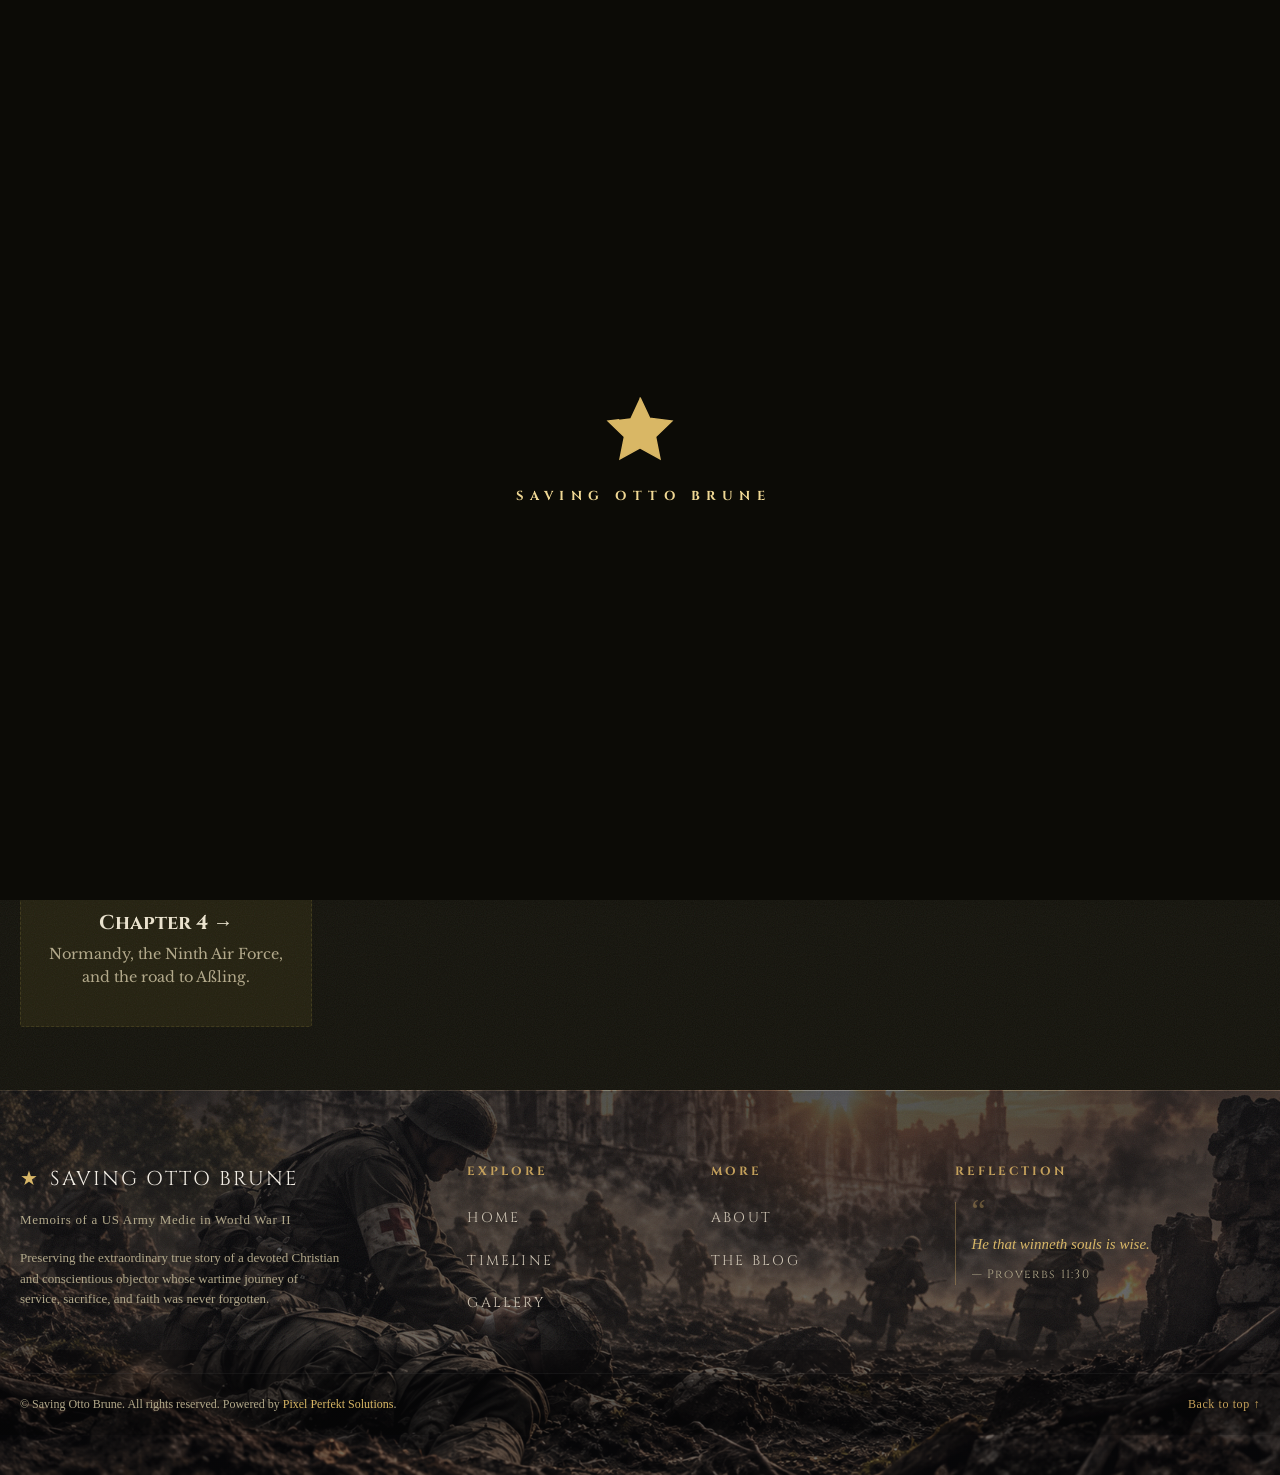
<file: blog.html>
<!doctype html>
<html lang="en"><head><meta charset="utf-8">
<meta name="viewport" content="width=device-width,initial-scale=1">
<title>The Blog | Saving Otto Brune</title>
<meta name="description" content="Memoirs of a US Army Medic in World War II, by Ross A. Lindberg.">
<link rel="preconnect" href="https://fonts.googleapis.com"><link rel="preconnect" href="https://fonts.gstatic.com" crossorigin>
<link href="https://fonts.googleapis.com/css2?family=Cinzel:wght@400;600;700&family=Libre+Baskerville:ital,wght@0,400;0,700;1,400&display=swap" rel="stylesheet">
<link rel="stylesheet" href="style.css"><link rel="stylesheet" href="premium.css">
<script>document.documentElement.classList.add("js")</script>
</head><body>
<div id="pre"><svg viewBox="0 0 100 100"><path d="M50 6l13 28 30 4-22 21 6 30-27-15-27 15 6-30L7 38l30-4z"/></svg><b>SAVING OTTO BRUNE</b></div>
<div id="bar"></div><button id="top" aria-label="Back to top">&uarr;</button>
<header class="site"><div class="wrap">
<a class="brand" href="index.html" style="text-decoration:none">Saving Otto Brune<small>Memoirs of a US Army Medic</small></a>
<nav><a href="index.html">Home</a><a href="blog.html" class=on>The Blog</a><a href="timeline.html">Timeline</a><a href="gallery.html">Gallery</a><a href="about.html">About</a></nav></div></header>
<div class="post-head"><div class="narrow"><div class="eyebrow">The Blog</div><h1>Chapters &amp; Stories</h1><div class="meta">New chapters, photographs and history, posted as the book unfolds</div></div></div>
<section><div class="wrap"><div class="cards"><div class="card"><a class="stretch" href="prologue.html"><div class="imgw"><img src="./img/p5_0.jpg" alt="" loading="lazy"></div><div class="b"><span class="tag">Prologue</span><h3>The Pin</h3><p>A small object that weighs almost nothing: a Hitler Youth badge taken from a dying German soldier on the night of July 16, 1945.</p><span class="more">Read &rarr;</span></div></a></div><div class="card"><a class="stretch" href="chapter-1.html"><div class="imgw"><img src="./img/p9_2.jpg" alt="" loading="lazy"></div><div class="b"><span class="tag">Chapter 1</span><h3>A Swedish Boy in Greeley</h3><p>Born June 19, 1912, the youngest child of Swedish immigrants &mdash; a rebel, until an altar call at nineteen changed everything.</p><span class="more">Read &rarr;</span></div></a></div><div class="card"><a class="stretch" href="chapter-2.html"><div class="imgw"><img src="./img/p16_0.jpg" alt="" loading="lazy"></div><div class="b"><span class="tag">Chapter 2</span><h3>Edith</h3><p>A broken heart at Bible college, the &ldquo;handsomest man on campus,&rdquo; and a wedding on May 5, 1940 as the world went to war.</p><span class="more">Read &rarr;</span></div></a></div><div class="card"><a class="stretch" href="chapter-3.html"><div class="imgw"><img src="./img/p28_0.jpg" alt="" loading="lazy"></div><div class="b"><span class="tag">Chapter 3</span><h3>The Conscientious Objector</h3><p>Bandages instead of bullets: a blackout accident in New York, two spinal taps, a reassignment that proved a blessing in disguise.</p><span class="more">Read &rarr;</span></div></a></div>
<div class="card" style="border-style:dashed;justify-content:center;text-align:center"><div class="b"><span class="tag">Coming soon</span><h3>Chapter 4 &rarr;</h3><p>Normandy, the Ninth Air Force, and the road to A&szlig;ling.</p></div></div></div></div></section>
    <footer class="cinematic-footer">
  <div class="wrap footer-grid">
    
    <!-- Column 1: Brand and Story -->
    <div class="footer-col brand-col">
      <span class="brand">Saving Otto Brune</span>
      <p class="footer-subtitle">Memoirs of a US Army Medic in World War II</p>
      <p class="footer-desc">
        Preserving the extraordinary true story of a devoted Christian and conscientious objector whose wartime journey of service, sacrifice, and faith was never forgotten.
      </p>
    </div>

    <!-- Column 2: Explore the Memoir -->
    <div class="footer-col nav-col">
      <h4 class="footer-heading">Explore</h4>
      <nav aria-label="Explore Memoir">
        <ul class="footer-links">
          <li><a href="index.html">Home</a></li>
          <li><a href="timeline.html">Timeline</a></li>
          <li><a href="gallery.html">Gallery</a></li>
        </ul>
      </nav>
    </div>

    <!-- Column 3: More / Discover -->
    <div class="footer-col nav-col">
      <h4 class="footer-heading">More</h4>
      <nav aria-label="Additional Links">
        <ul class="footer-links">
          <li><a href="about.html">About</a></li>
          <li><a href="https://savingottobrunev2.sample-version.com/blogs/">The Blog</a></li>
        </ul>
      </nav>
    </div>

    <!-- Column 4: Verse / Closing Thought -->
    <div class="footer-col quote-col">
      <h4 class="footer-heading">Reflection</h4>
      <div class="footer-quote-box">
        <span class="quote-mark">&ldquo;</span>
        <p class="verse-text">
          <em>He that winneth souls is wise.</em>
        </p>
        <span class="verse-ref">&mdash; Proverbs 11:30</span>
      </div>
    </div>

  </div>

  <!-- Bottom Copyright & Back to Top Strip -->
  <div class="footer-bottom-bar">
    <div class="wrap bottom-bar-content">
      <p class="copyright-text">
        &copy; Saving Otto Brune. All rights reserved. Powered by <a href="https://www.pixelperfektsolutions.com/">Pixel Perfekt Solutions</a>.
      </p>
      <a href="#top" class="back-to-top" id="backToTopBtn">Back to top &uarr;</a>
    </div>
  </div>
</footer>
<script src="script.js"></script>
</body></html>
</file>
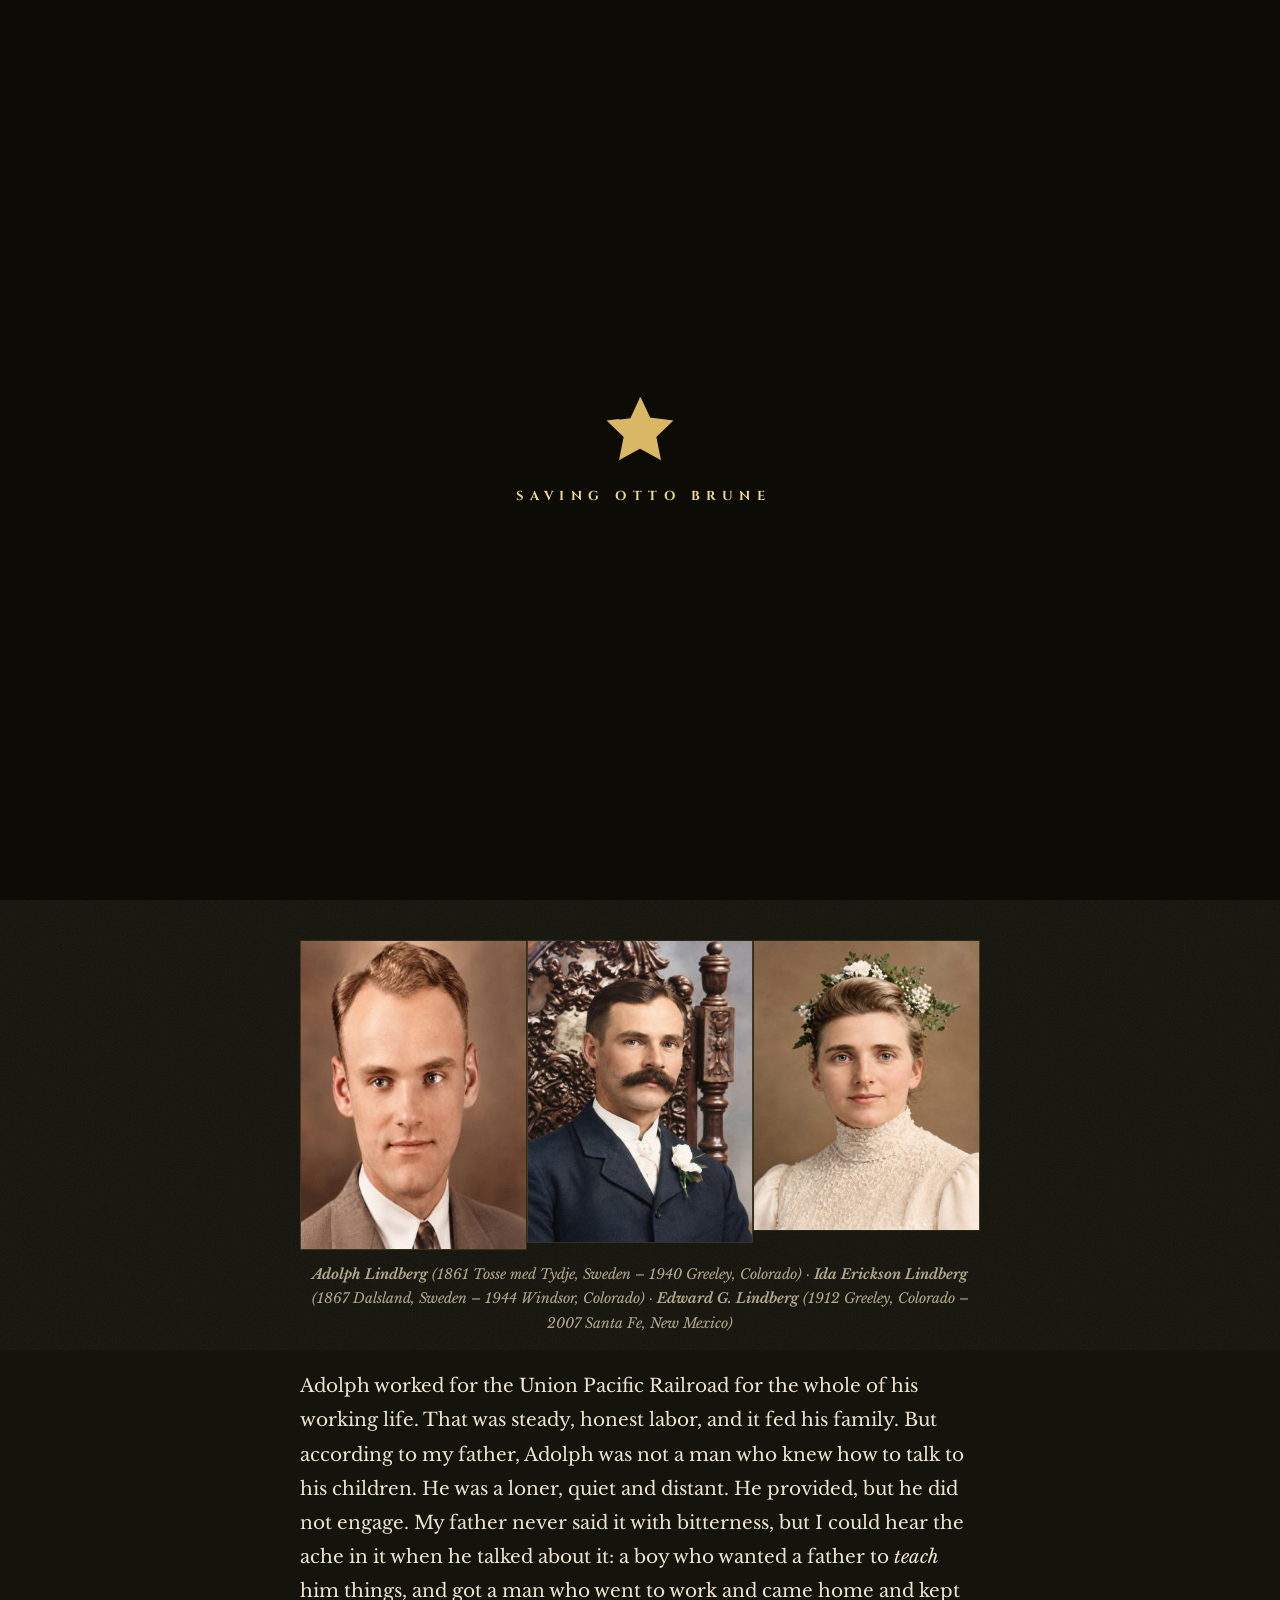
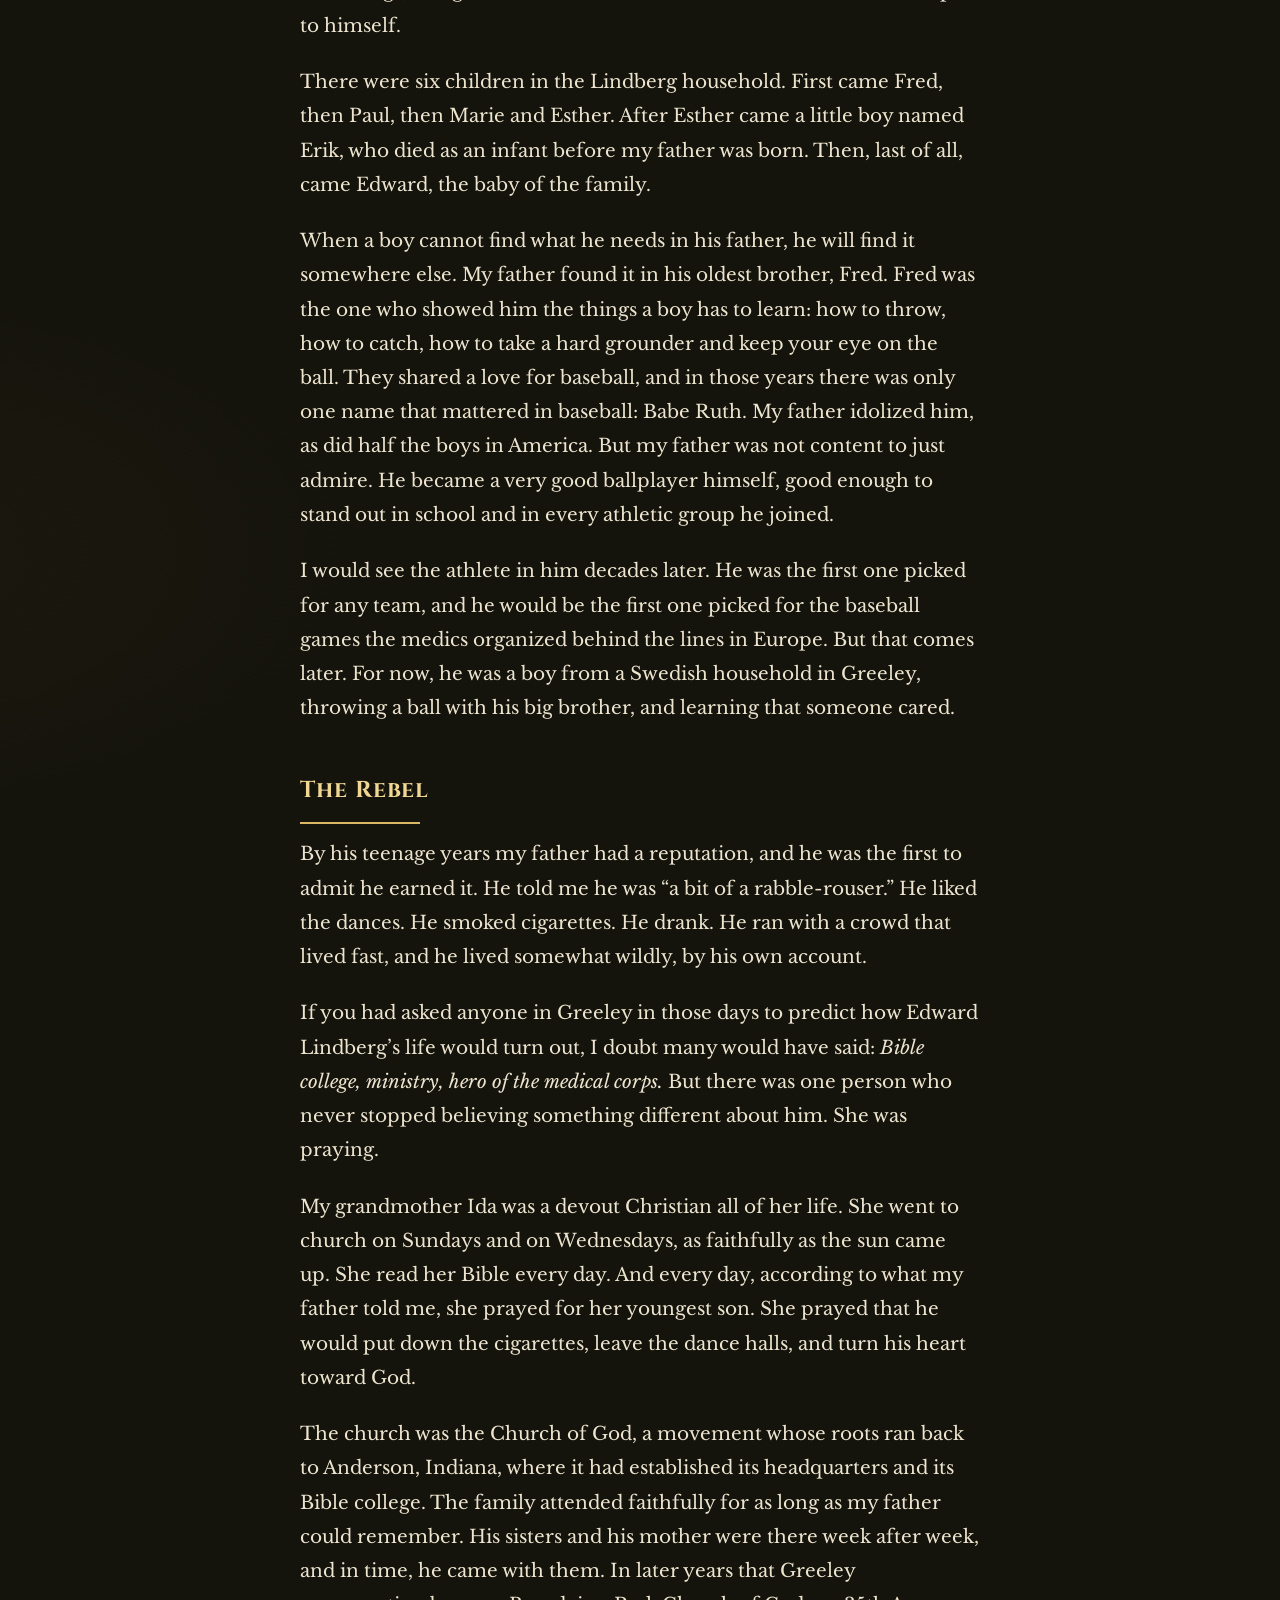
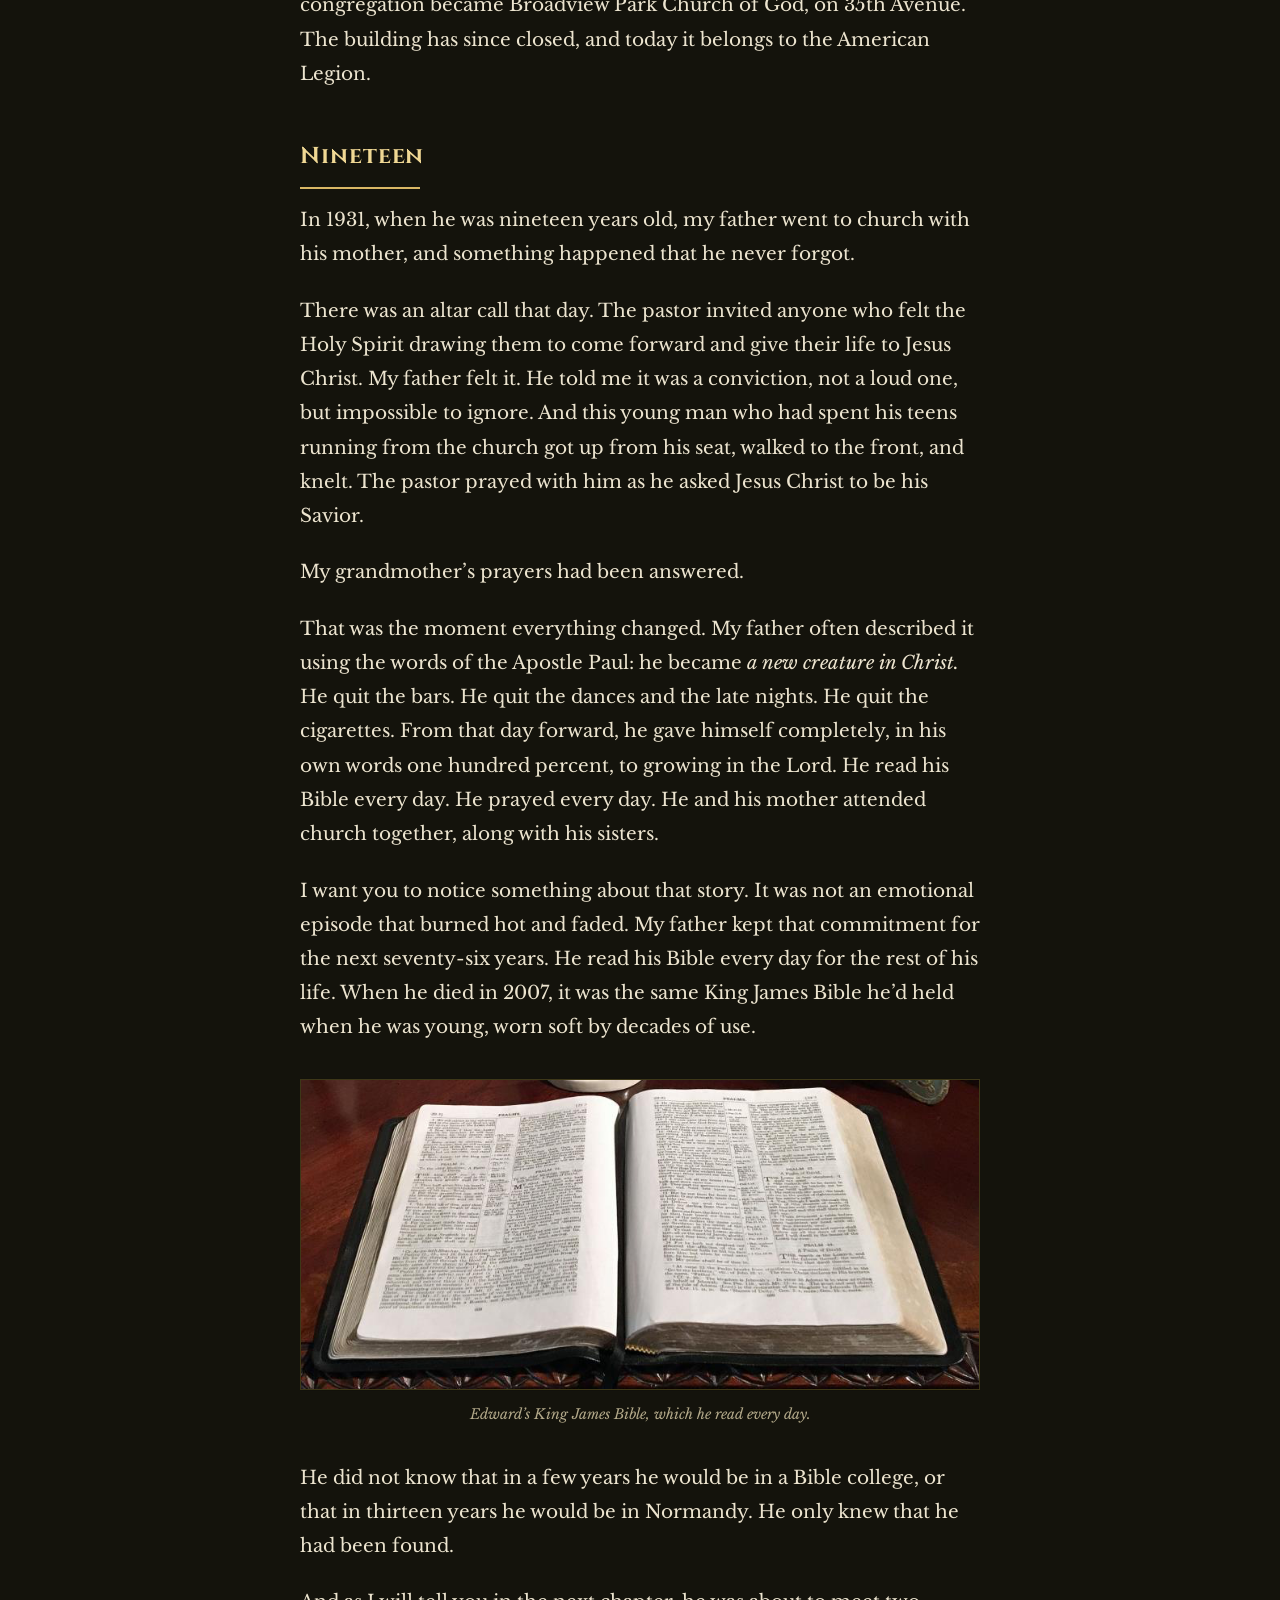
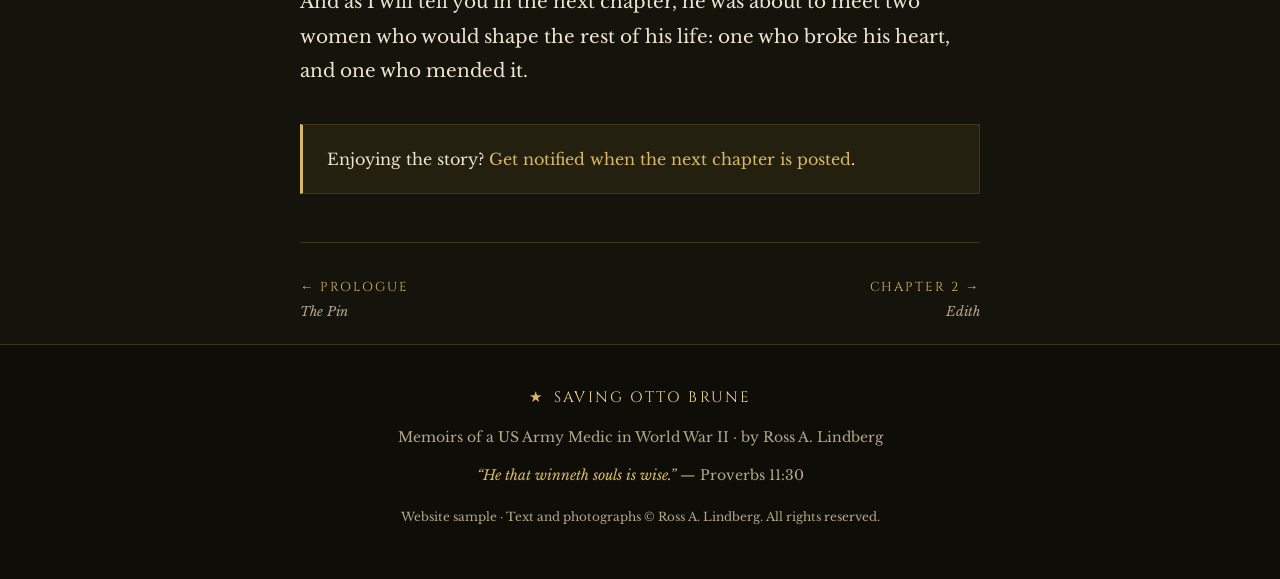
<file: chapter-1.html>
<!doctype html>
<html lang="en"><head><meta charset="utf-8">
<meta name="viewport" content="width=device-width,initial-scale=1">
<title>Chapter 1: A Swedish Boy in Greeley | Saving Otto Brune</title>
<meta name="description" content="Born June 19, 1912, the youngest child of Swedish immigrants - a rebel, until an altar call at nineteen changed everything.">
<link rel="preconnect" href="https://fonts.googleapis.com"><link rel="preconnect" href="https://fonts.gstatic.com" crossorigin>
<link href="https://fonts.googleapis.com/css2?family=Cinzel:wght@400;600;700&family=Libre+Baskerville:ital,wght@0,400;0,700;1,400&display=swap" rel="stylesheet">
<link rel="stylesheet" href="style.css"><link rel="stylesheet" href="premium.css">
<script>document.documentElement.classList.add("js")</script>
</head><body>
<div id="pre"><svg viewBox="0 0 100 100"><path d="M50 6l13 28 30 4-22 21 6 30-27-15-27 15 6-30L7 38l30-4z"/></svg><b>SAVING OTTO BRUNE</b></div>
<div id="bar"></div><button id="top" aria-label="Back to top">&uarr;</button>
<header class="site"><div class="wrap">
<a class="brand" href="index.html" style="text-decoration:none">Saving Otto Brune<small>Memoirs of a US Army Medic</small></a>
<nav><a href="index.html">Home</a><a href="blog.html" class=on>The Blog</a><a href="timeline.html">Timeline</a><a href="gallery.html">Gallery</a><a href="about.html">About</a></nav></div></header>
<div class="post-head"><div class="narrow"><div class="eyebrow">Chapter 1</div><h1>A Swedish Boy in Greeley</h1><div class="meta">from <em>Saving Otto Brune</em> &middot; by Ross A. Lindberg</div><span class="chip">&#9719; 5 min read</span></div></div>
<article class="post"><div class="narrow">
<div class="epigraph">&ldquo;Therefore if any man be in Christ, he is a new creature: old things are passed away; behold, all things are become new.&rdquo;<b>&mdash; 2 Corinthians 5:17 (KJV)</b></div>
<p>My father was born on June 19, 1912, in Greeley, Colorado, the last child in a family that had crossed an ocean.</p><p>His father, Adolph Lindberg, had been born on February 1, 1861, in the V&auml;stra G&ouml;taland region of Sweden. His mother, Ida, born Ida Erickson on September 2, 1867, came from Dalsland, also in Sweden. Both came to America in the late 1800s, part of that great wave of Scandinavian families who left the old country in search of work and land in the American West. Like so many of them, they ended up in the farm-and-railroad towns of northern Colorado, and they stayed.</p><figure class="wide"><div style="display:grid;grid-template-columns:repeat(3,1fr);gap:0">
<img src="./img/p9_0.jpg" alt="Adolph Lindberg" style="max-height:none;border-radius:0"><img src="./img/p9_1.jpg" alt="Ida Erickson Lindberg" style="max-height:none;border-radius:0"><img src="./img/p9_2.jpg" alt="Edward G. Lindberg" style="max-height:none;border-radius:0"></div>
<figcaption><b>Adolph Lindberg</b> (1861 Tosse med Tydje, Sweden &ndash; 1940 Greeley, Colorado) &middot; <b>Ida Erickson Lindberg</b> (1867 Dalsland, Sweden &ndash; 1944 Windsor, Colorado) &middot; <b>Edward G. Lindberg</b> (1912 Greeley, Colorado &ndash; 2007 Santa Fe, New Mexico)</figcaption></figure><p>Adolph worked for the Union Pacific Railroad for the whole of his working life. That was steady, honest labor, and it fed his family. But according to my father, Adolph was not a man who knew how to talk to his children. He was a loner, quiet and distant. He provided, but he did not engage. My father never said it with bitterness, but I could hear the ache in it when he talked about it: a boy who wanted a father to <em>teach</em> him things, and got a man who went to work and came home and kept to himself.</p><p>There were six children in the Lindberg household. First came Fred, then Paul, then Marie and Esther. After Esther came a little boy named Erik, who died as an infant before my father was born. Then, last of all, came Edward, the baby of the family.</p><p>When a boy cannot find what he needs in his father, he will find it somewhere else. My father found it in his oldest brother, Fred. Fred was the one who showed him the things a boy has to learn: how to throw, how to catch, how to take a hard grounder and keep your eye on the ball. They shared a love for baseball, and in those years there was only one name that mattered in baseball: Babe Ruth. My father idolized him, as did half the boys in America. But my father was not content to just admire. He became a very good ballplayer himself, good enough to stand out in school and in every athletic group he joined.</p><p>I would see the athlete in him decades later. He was the first one picked for any team, and he would be the first one picked for the baseball games the medics organized behind the lines in Europe. But that comes later. For now, he was a boy from a Swedish household in Greeley, throwing a ball with his big brother, and learning that someone cared.</p><h3>The Rebel</h3><p>By his teenage years my father had a reputation, and he was the first to admit he earned it. He told me he was &ldquo;a bit of a rabble-rouser.&rdquo; He liked the dances. He smoked cigarettes. He drank. He ran with a crowd that lived fast, and he lived somewhat wildly, by his own account.</p><p>If you had asked anyone in Greeley in those days to predict how Edward Lindberg&rsquo;s life would turn out, I doubt many would have said: <em>Bible college, ministry, hero of the medical corps.</em> But there was one person who never stopped believing something different about him. She was praying.</p><p>My grandmother Ida was a devout Christian all of her life. She went to church on Sundays and on Wednesdays, as faithfully as the sun came up. She read her Bible every day. And every day, according to what my father told me, she prayed for her youngest son. She prayed that he would put down the cigarettes, leave the dance halls, and turn his heart toward God.</p><p>The church was the Church of God, a movement whose roots ran back to Anderson, Indiana, where it had established its headquarters and its Bible college. The family attended faithfully for as long as my father could remember. His sisters and his mother were there week after week, and in time, he came with them. In later years that Greeley congregation became Broadview Park Church of God, on 35th Avenue. The building has since closed, and today it belongs to the American Legion.</p><h3>Nineteen</h3><p>In 1931, when he was nineteen years old, my father went to church with his mother, and something happened that he never forgot.</p><p>There was an altar call that day. The pastor invited anyone who felt the Holy Spirit drawing them to come forward and give their life to Jesus Christ. My father felt it. He told me it was a conviction, not a loud one, but impossible to ignore. And this young man who had spent his teens running from the church got up from his seat, walked to the front, and knelt. The pastor prayed with him as he asked Jesus Christ to be his Savior.</p><p>My grandmother&rsquo;s prayers had been answered.</p><p>That was the moment everything changed. My father often described it using the words of the Apostle Paul: he became <em>a new creature in Christ.</em> He quit the bars. He quit the dances and the late nights. He quit the cigarettes. From that day forward, he gave himself completely, in his own words one hundred percent, to growing in the Lord. He read his Bible every day. He prayed every day. He and his mother attended church together, along with his sisters.</p><p>I want you to notice something about that story. It was not an emotional episode that burned hot and faded. My father kept that commitment for the next seventy-six years. He read his Bible every day for the rest of his life. When he died in 2007, it was the same King James Bible he&rsquo;d held when he was young, worn soft by decades of use.</p><figure class="wide"><img src="./img/p13_0.jpg" alt="Edward&amp;rsquo;s King James Bible, which he read every day." loading="lazy"><figcaption>Edward&rsquo;s King James Bible, which he read every day.</figcaption></figure><p>He did not know that in a few years he would be in a Bible college, or that in thirteen years he would be in Normandy. He only knew that he had been found.</p><p>And as I will tell you in the next chapter, he was about to meet two women who would shape the rest of his life: one who broke his heart, and one who mended it.</p>
<div class="note" style="margin-top:36px">Enjoying the story? <a href="about.html#contact">Get notified when the next chapter is posted</a>.</div>
<div class="pn"><div><a href="prologue.html">&larr; Prologue<small>The Pin</small></a></div><div style="text-align:right"><a href="chapter-2.html">Chapter 2 &rarr;<small>Edith</small></a></div></div></div></article>
<footer><div class="wrap">
<span class="brand">Saving Otto Brune</span>
<p>Memoirs of a US Army Medic in World War II &middot; by Ross A. Lindberg</p>
<p><em>&ldquo;He that winneth souls is wise.&rdquo;</em> &mdash; Proverbs 11:30</p>
<p style="font-size:12px;margin-top:18px">Website sample &middot; Text and photographs &copy; Ross A. Lindberg. All rights reserved.</p>
</div></footer>
<script src="script.js"></script>
</body></html>
</file>
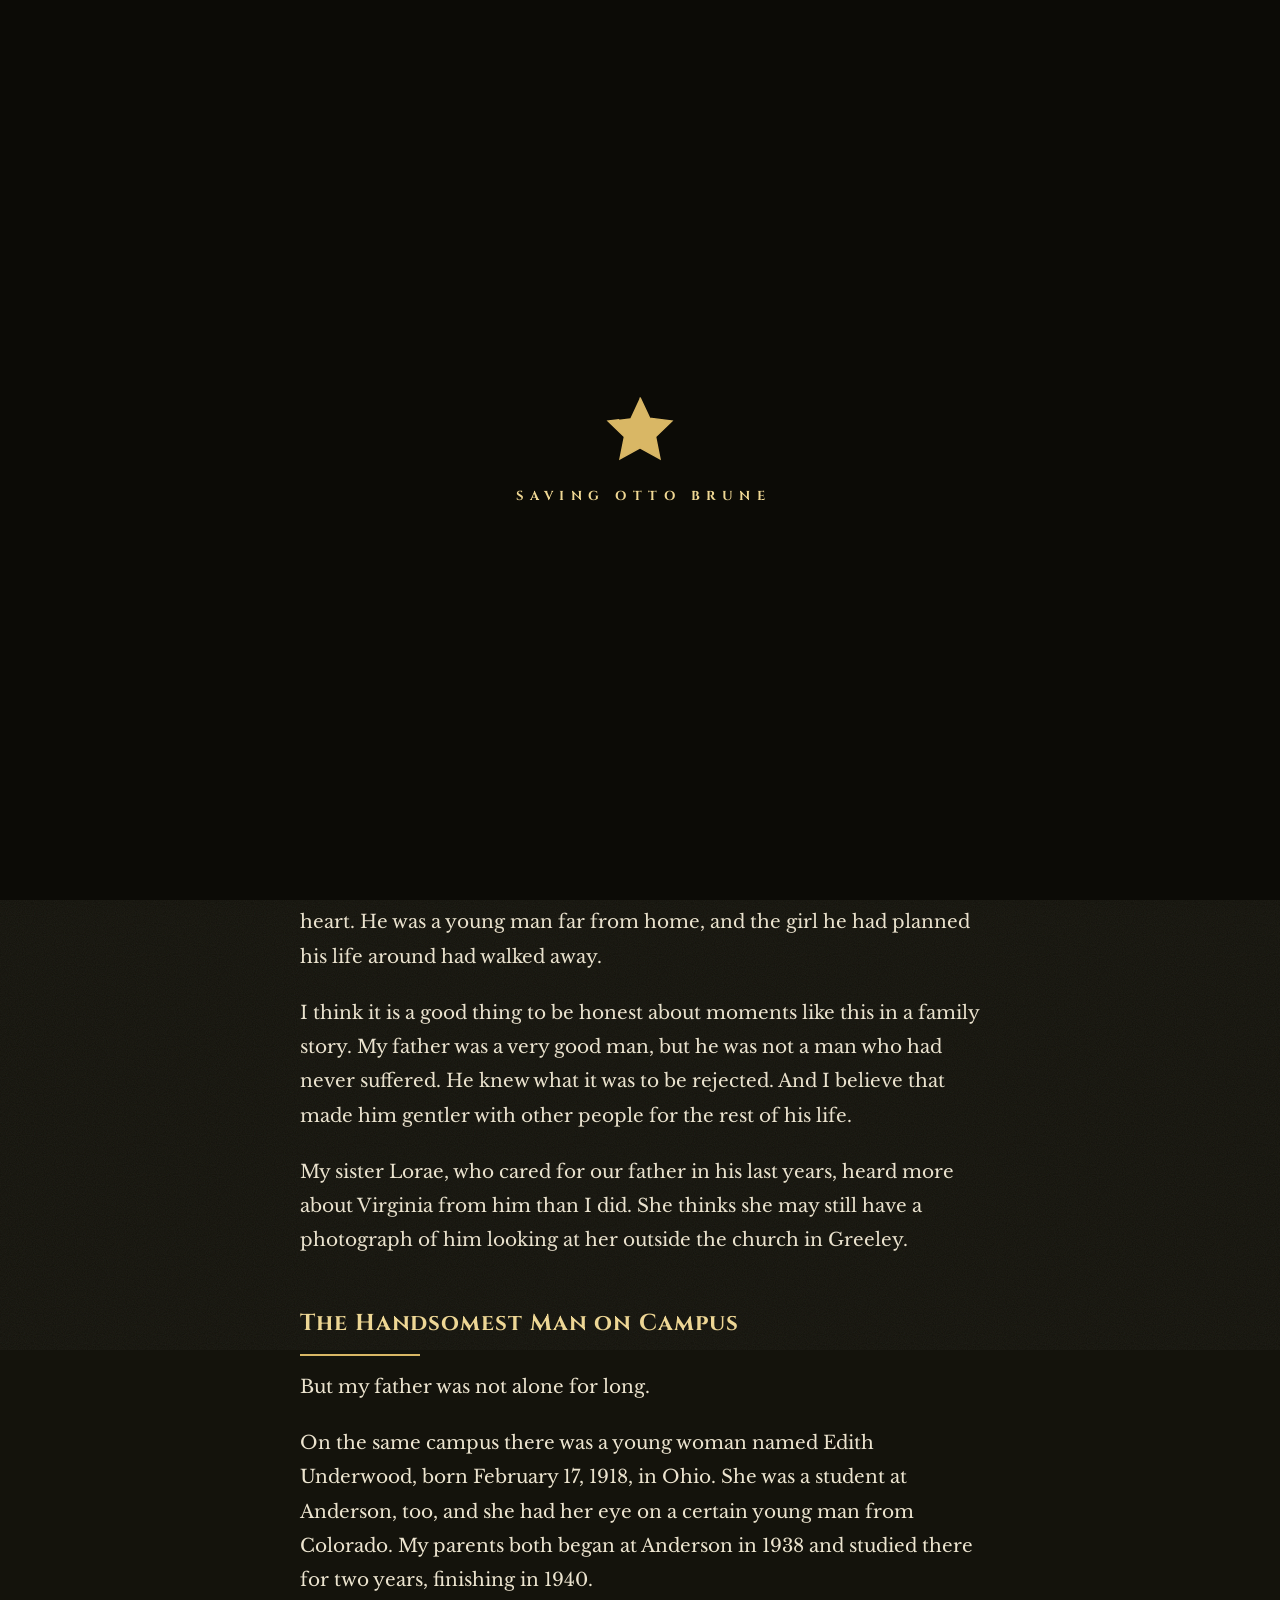
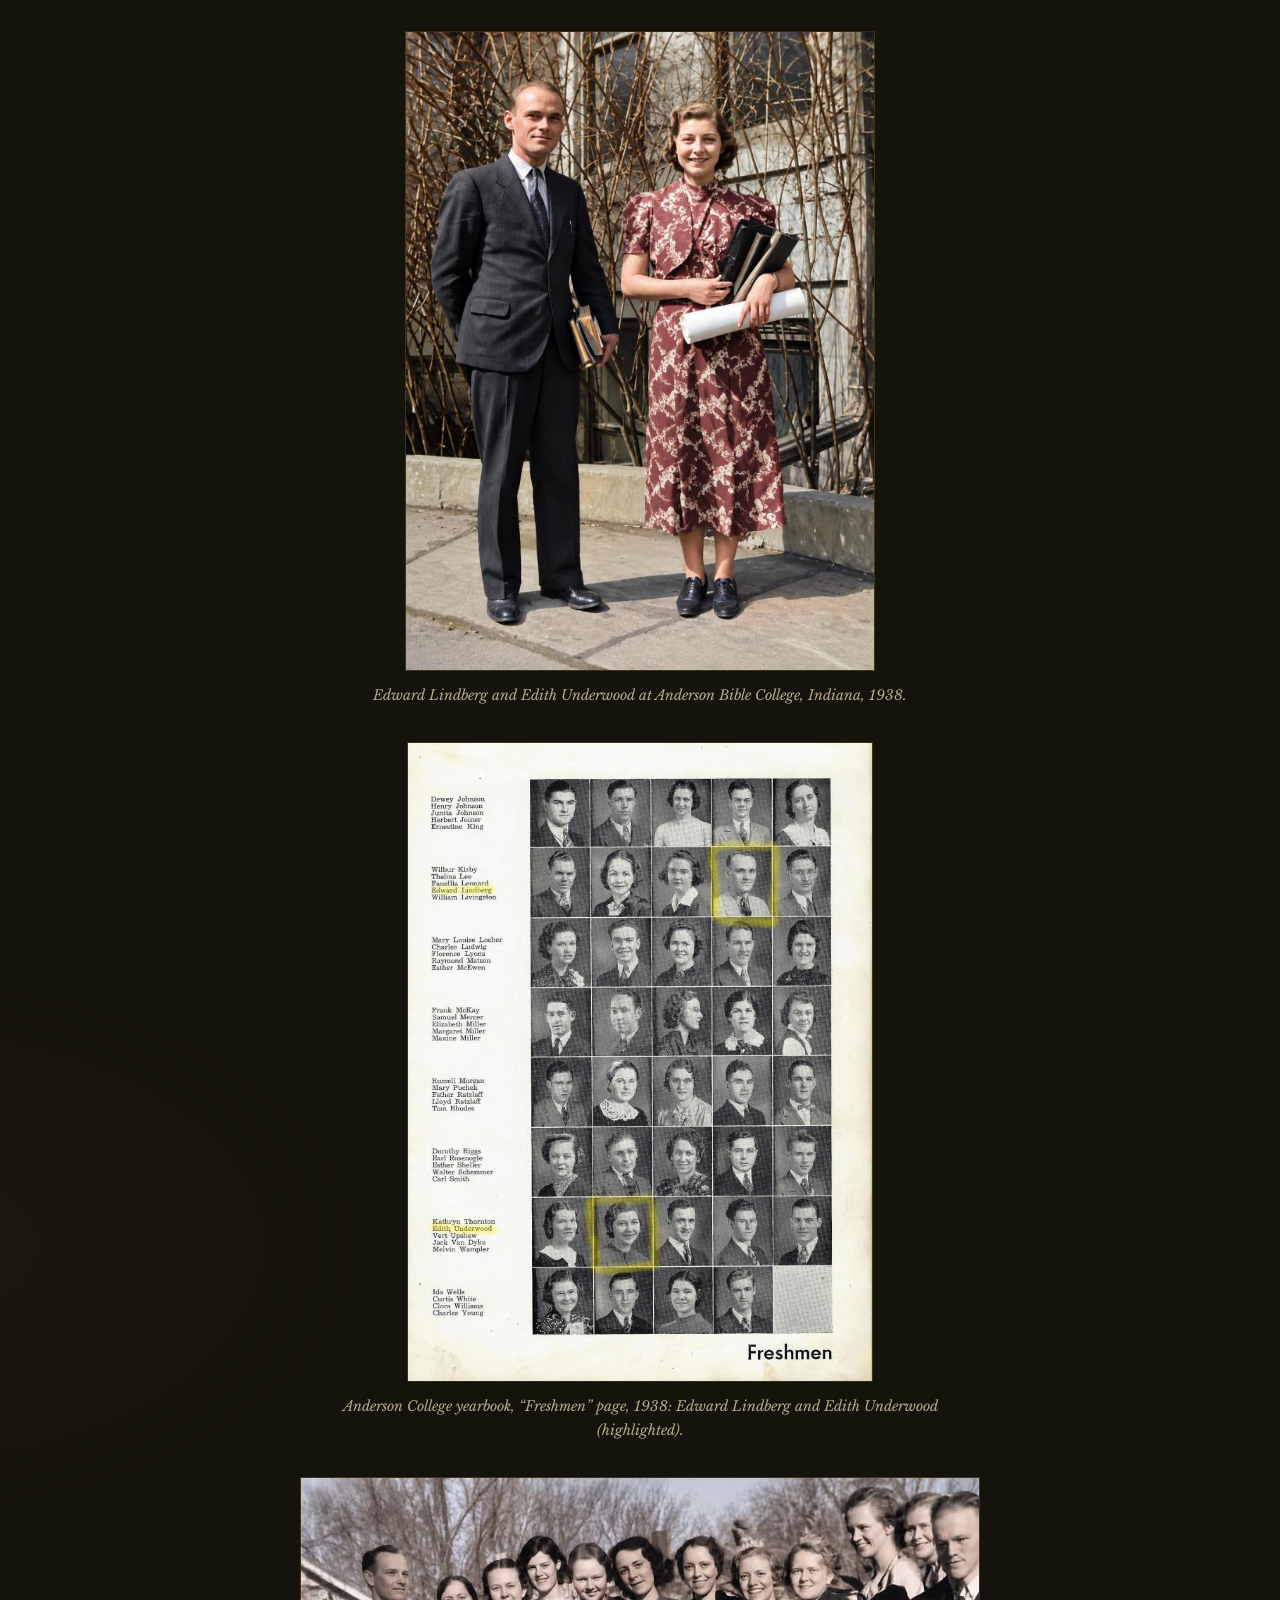
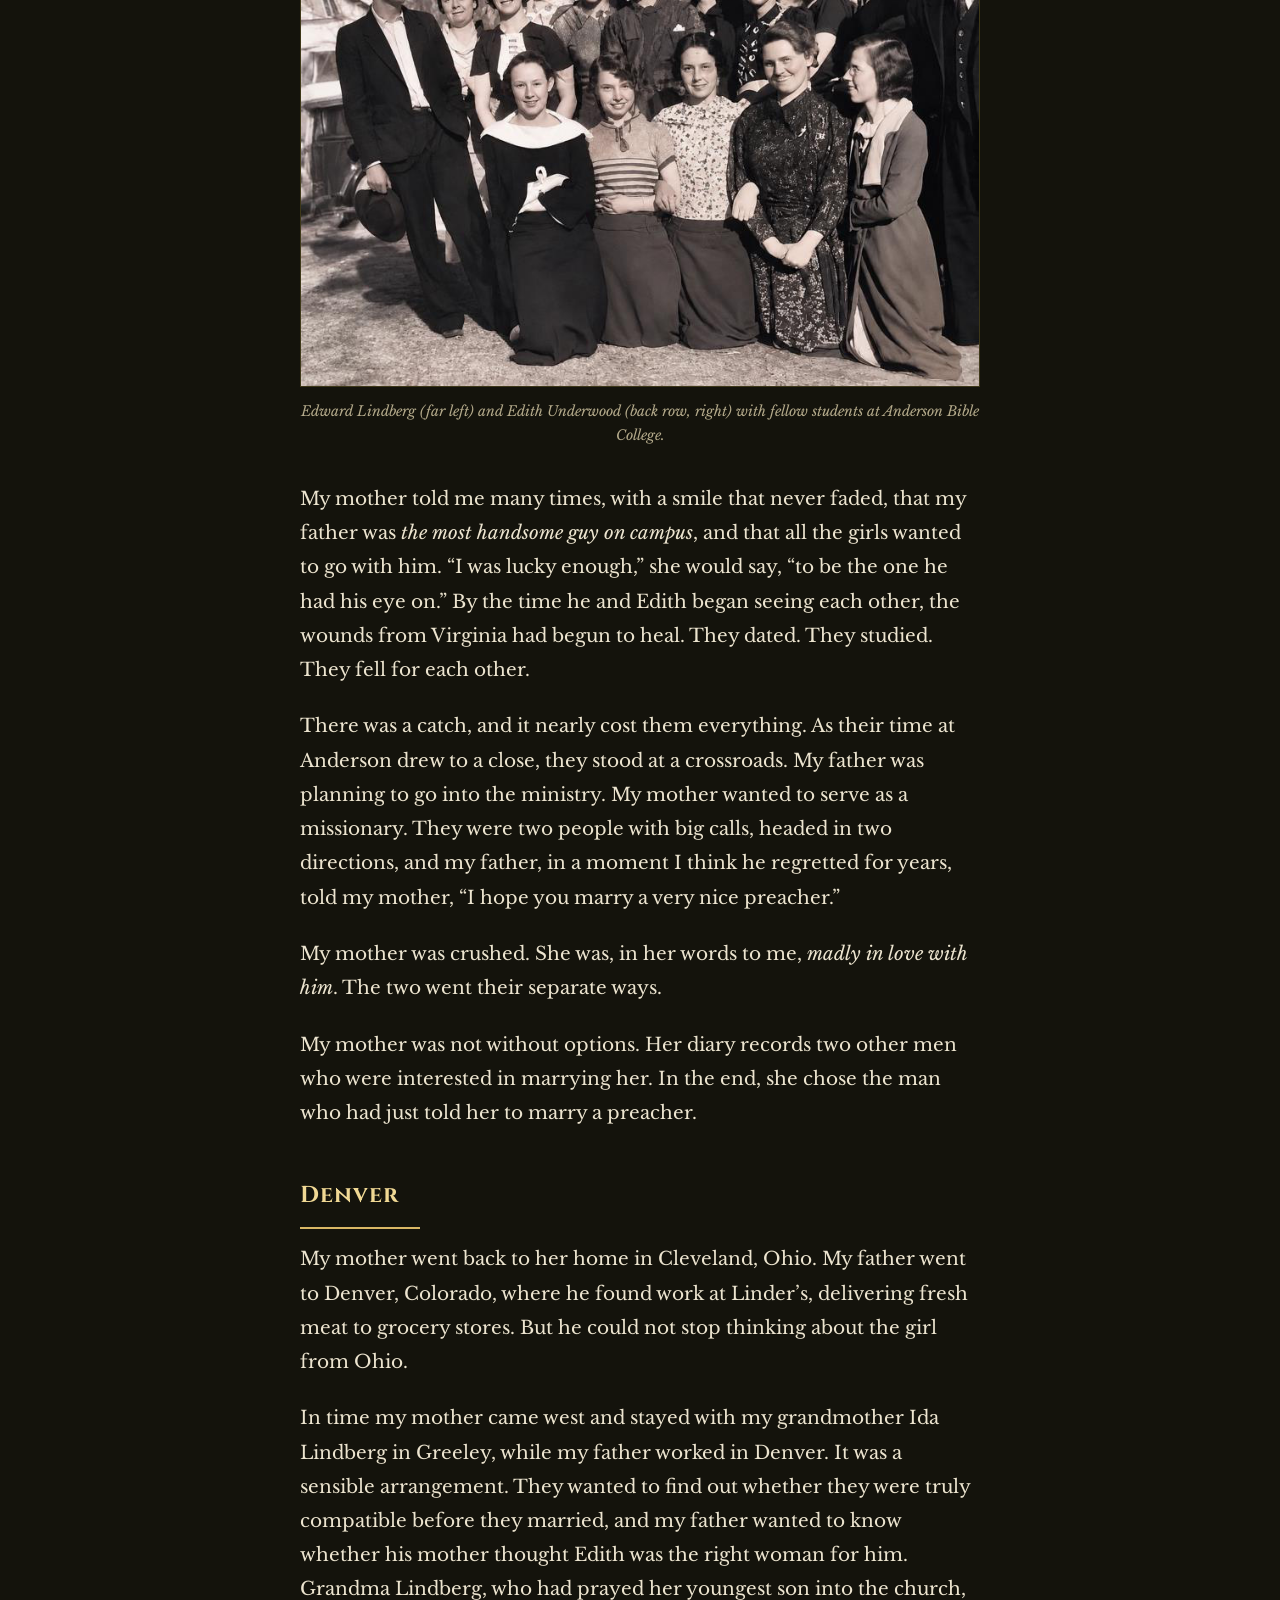
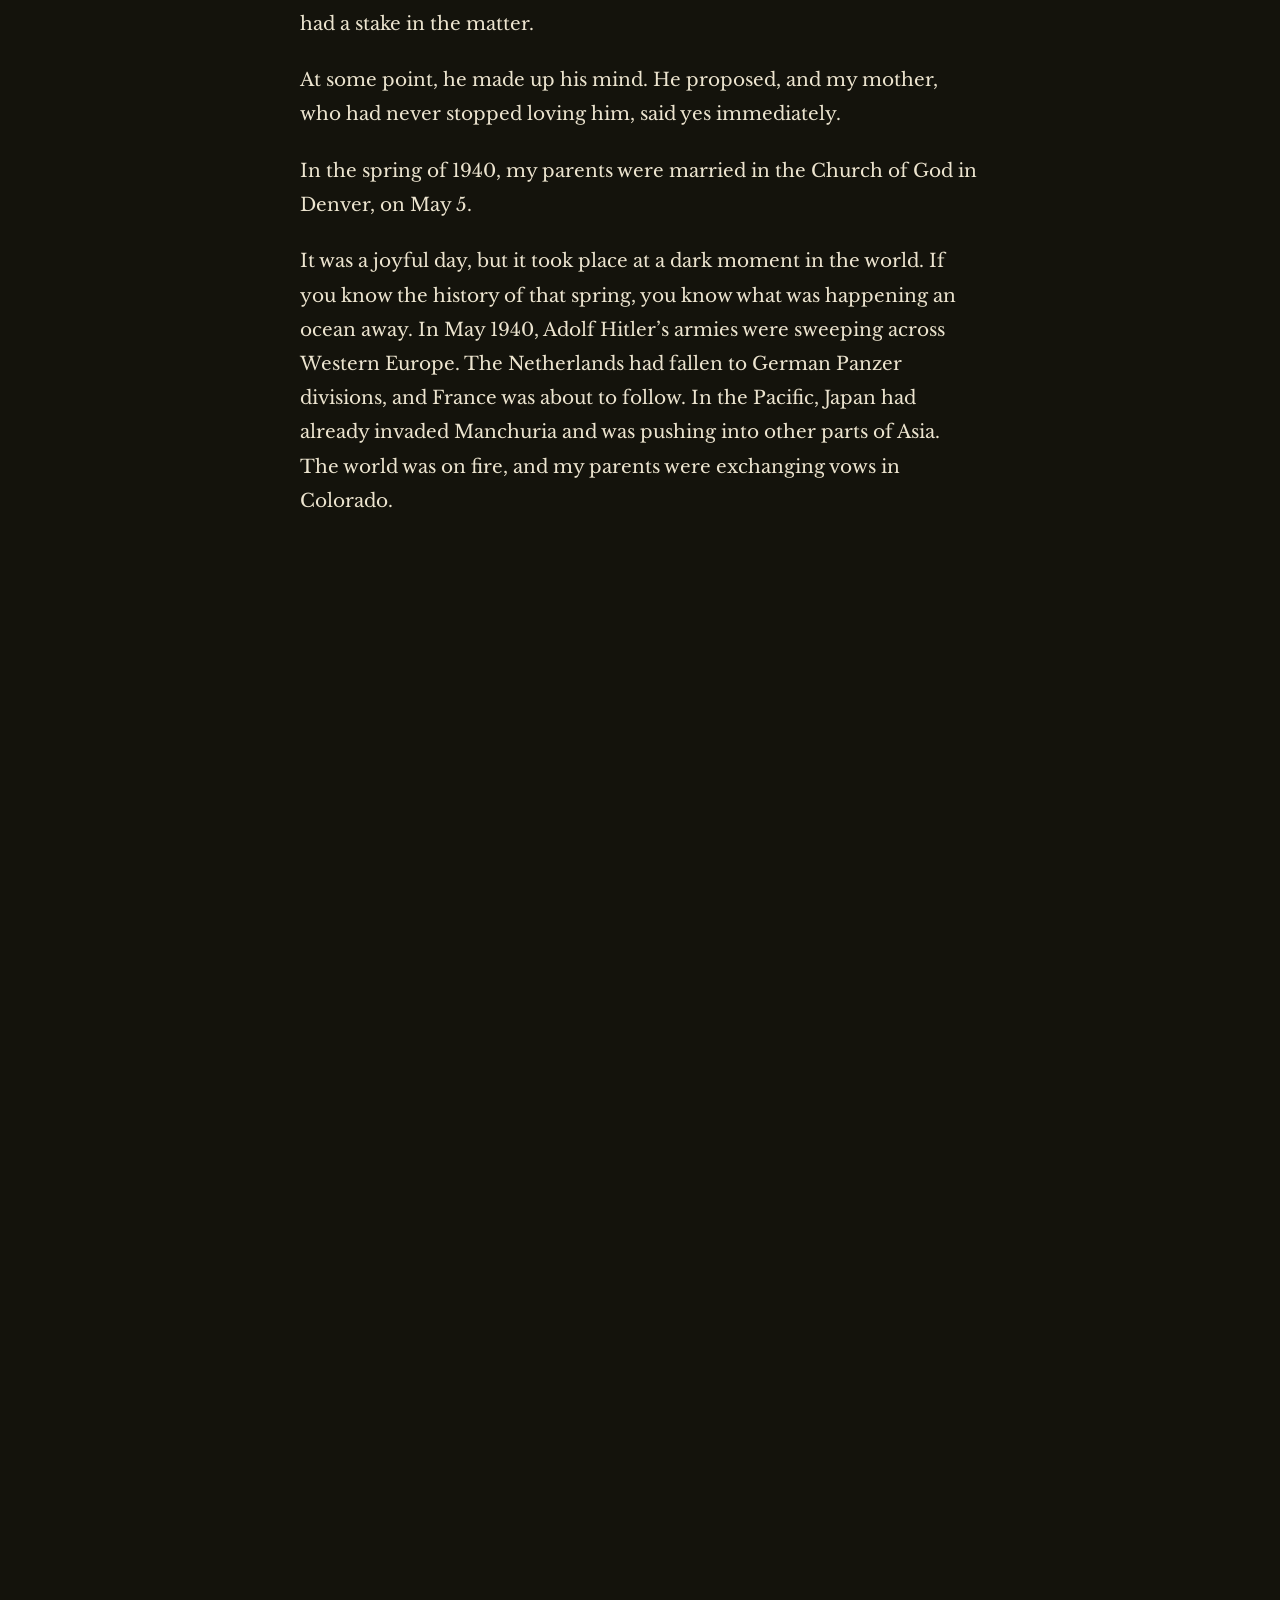
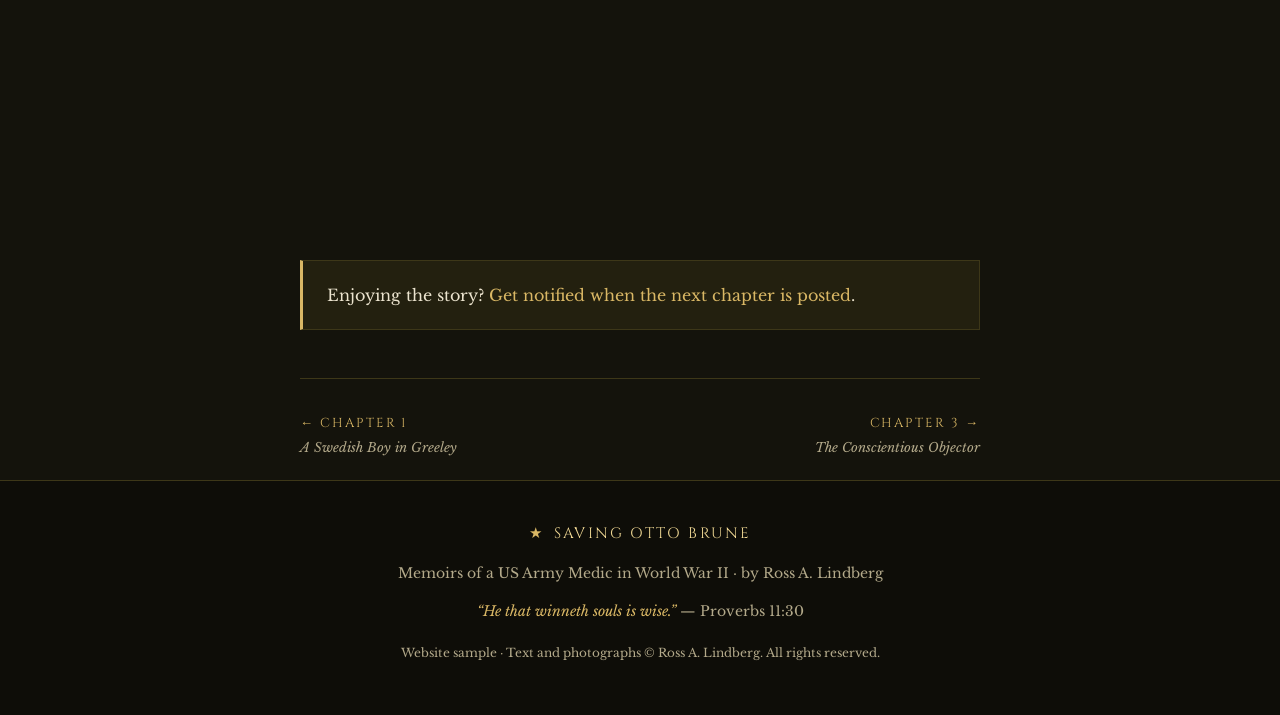
<file: chapter-2.html>
<!doctype html>
<html lang="en"><head><meta charset="utf-8">
<meta name="viewport" content="width=device-width,initial-scale=1">
<title>Chapter 2: Edith | Saving Otto Brune</title>
<meta name="description" content="A broken heart at Bible college, the handsomest man on campus, and a wedding on May 5, 1940 as the world went to war.">
<link rel="preconnect" href="https://fonts.googleapis.com"><link rel="preconnect" href="https://fonts.gstatic.com" crossorigin>
<link href="https://fonts.googleapis.com/css2?family=Cinzel:wght@400;600;700&family=Libre+Baskerville:ital,wght@0,400;0,700;1,400&display=swap" rel="stylesheet">
<link rel="stylesheet" href="style.css"><link rel="stylesheet" href="premium.css">
<script>document.documentElement.classList.add("js")</script>
</head><body>
<div id="pre"><svg viewBox="0 0 100 100"><path d="M50 6l13 28 30 4-22 21 6 30-27-15-27 15 6-30L7 38l30-4z"/></svg><b>SAVING OTTO BRUNE</b></div>
<div id="bar"></div><button id="top" aria-label="Back to top">&uarr;</button>
<header class="site"><div class="wrap">
<a class="brand" href="index.html" style="text-decoration:none">Saving Otto Brune<small>Memoirs of a US Army Medic</small></a>
<nav><a href="index.html">Home</a><a href="blog.html" class=on>The Blog</a><a href="timeline.html">Timeline</a><a href="gallery.html">Gallery</a><a href="about.html">About</a></nav></div></header>
<div class="post-head"><div class="narrow"><div class="eyebrow">Chapter 2</div><h1>Edith</h1><div class="meta">from <em>Saving Otto Brune</em> &middot; by Ross A. Lindberg</div><span class="chip">&#9719; 5 min read</span></div></div>
<article class="post"><div class="narrow">
<div class="epigraph">&ldquo;Whoso findeth a wife findeth a good thing, and obtaineth favour of the LORD.&rdquo;<b>&mdash; Proverbs 18:22 (KJV)</b></div>
<p>My father was in love with the pastor&rsquo;s daughter.</p><p>Her name was Virginia Fansler, and she was the first girl my father ever truly gave his heart to. The two of them shared a church, a faith and a future that seemed obvious to everyone. When Virginia went to Bible college at Anderson, Indiana, the school sponsored by the Church of God, my father followed. His plan, as he always told it, was to enter the ministry. Virginia, he assumed, would stand beside him.</p><p>It did not turn out that way. Somewhere in those first months, after the relationship had grown serious, Virginia ended it. She turned her back on him and wanted nothing more to do with him. It broke my father&rsquo;s heart. He was a young man far from home, and the girl he had planned his life around had walked away.</p><p>I think it is a good thing to be honest about moments like this in a family story. My father was a very good man, but he was not a man who had never suffered. He knew what it was to be rejected. And I believe that made him gentler with other people for the rest of his life.</p><p>My sister Lorae, who cared for our father in his last years, heard more about Virginia from him than I did. She thinks she may still have a photograph of him looking at her outside the church in Greeley.</p><h3>The Handsomest Man on Campus</h3><p>But my father was not alone for long.</p><p>On the same campus there was a young woman named Edith Underwood, born February 17, 1918, in Ohio. She was a student at Anderson, too, and she had her eye on a certain young man from Colorado. My parents both began at Anderson in 1938 and studied there for two years, finishing in 1940.</p><figure class=""><img src="./img/p16_0.jpg" alt="Edward Lindberg and Edith Underwood at Anderson Bible College, Indiana, 1938." loading="lazy"><figcaption>Edward Lindberg and Edith Underwood at Anderson Bible College, Indiana, 1938.</figcaption></figure><figure class=""><img src="./img/p17_0.jpg" alt="Anderson College yearbook, &amp;ldquo;Freshmen&amp;rdquo; page, 1938: Edward Lindberg and Edith Underwood (highlighted)." loading="lazy"><figcaption>Anderson College yearbook, &ldquo;Freshmen&rdquo; page, 1938: Edward Lindberg and Edith Underwood (highlighted).</figcaption></figure><figure class="wide"><img src="./img/p18_0.jpg" alt="Edward Lindberg (far left) and Edith Underwood (back row, right) with fellow students at Anderson Bible College." loading="lazy"><figcaption>Edward Lindberg (far left) and Edith Underwood (back row, right) with fellow students at Anderson Bible College.</figcaption></figure><p>My mother told me many times, with a smile that never faded, that my father was <em>the most handsome guy on campus</em>, and that all the girls wanted to go with him. &ldquo;I was lucky enough,&rdquo; she would say, &ldquo;to be the one he had his eye on.&rdquo; By the time he and Edith began seeing each other, the wounds from Virginia had begun to heal. They dated. They studied. They fell for each other.</p><p>There was a catch, and it nearly cost them everything. As their time at Anderson drew to a close, they stood at a crossroads. My father was planning to go into the ministry. My mother wanted to serve as a missionary. They were two people with big calls, headed in two directions, and my father, in a moment I think he regretted for years, told my mother, &ldquo;I hope you marry a very nice preacher.&rdquo;</p><p>My mother was crushed. She was, in her words to me, <em>madly in love with him</em>. The two went their separate ways.</p><p>My mother was not without options. Her diary records two other men who were interested in marrying her. In the end, she chose the man who had just told her to marry a preacher.</p><h3>Denver</h3><p>My mother went back to her home in Cleveland, Ohio. My father went to Denver, Colorado, where he found work at Linder&rsquo;s, delivering fresh meat to grocery stores. But he could not stop thinking about the girl from Ohio.</p><p>In time my mother came west and stayed with my grandmother Ida Lindberg in Greeley, while my father worked in Denver. It was a sensible arrangement. They wanted to find out whether they were truly compatible before they married, and my father wanted to know whether his mother thought Edith was the right woman for him. Grandma Lindberg, who had prayed her youngest son into the church, had a stake in the matter.</p><p>At some point, he made up his mind. He proposed, and my mother, who had never stopped loving him, said yes immediately.</p><p>In the spring of 1940, my parents were married in the Church of God in Denver, on May 5.</p><p>It was a joyful day, but it took place at a dark moment in the world. If you know the history of that spring, you know what was happening an ocean away. In May 1940, Adolf Hitler&rsquo;s armies were sweeping across Western Europe. The Netherlands had fallen to German Panzer divisions, and France was about to follow. In the Pacific, Japan had already invaded Manchuria and was pushing into other parts of Asia. The world was on fire, and my parents were exchanging vows in Colorado.</p><p>Neither of them could have known how quickly that fire would reach them.</p><p>My father always said that marrying my mother was the best decision he ever made. I have heard him say, &ldquo;Your mother is my soulmate.&rdquo; He once told me, &ldquo;She is the reason I&rsquo;m successful in life.&rdquo; And then he told me something that surprised me, because he said it so plainly: <em>&ldquo;I wanted to marry a woman I met when I went to Bible college, but that woman didn&rsquo;t work out. Your mother has been as good as gold, and I couldn&rsquo;t have asked for a better wife.&rdquo;</em></p><p>I have thought about that sentence for many years. It carries a lesson. The thing you want most may not be the thing God has planned for you, and the closed door that crushes you might be the one that sends you toward the person you were meant to marry.</p><h3>December 7, 1941</h3><p>My parents were barely a year and a half into their marriage when the world changed.</p><p>On December 7, 1941, the Imperial Japanese Navy attacked Pearl Harbor. President Franklin Delano Roosevelt called it &ldquo;a date which will live in infamy,&rdquo; and it did. Until then the United States had stood somewhat on the sidelines, supporting Britain and the Allies with supplies and sympathy, but not with soldiers. Pearl Harbor ended that. America was at war with Japan, and within days Germany, and Mussolini&rsquo;s Italy, declared war on us. In a moment, my father&rsquo;s country was fighting on two fronts, against three enemies.</p><p>My father was a young husband, and in October of 1942, a young father of a son, Gene Elton Lindberg. He was a Christian, a man preparing for a life in the church. He had a decision to make that would define the next four years. He was not going to run from his country, but he was also not going to pick up a rifle. He had read the words of Jesus too many times: <em>Love your enemies.</em></p><p>What he decided, and how he lived it out, is the story of the next chapter.</p>
<div class="note" style="margin-top:36px">Enjoying the story? <a href="about.html#contact">Get notified when the next chapter is posted</a>.</div>
<div class="pn"><div><a href="chapter-1.html">&larr; Chapter 1<small>A Swedish Boy in Greeley</small></a></div><div style="text-align:right"><a href="chapter-3.html">Chapter 3 &rarr;<small>The Conscientious Objector</small></a></div></div></div></article>
<footer><div class="wrap">
<span class="brand">Saving Otto Brune</span>
<p>Memoirs of a US Army Medic in World War II &middot; by Ross A. Lindberg</p>
<p><em>&ldquo;He that winneth souls is wise.&rdquo;</em> &mdash; Proverbs 11:30</p>
<p style="font-size:12px;margin-top:18px">Website sample &middot; Text and photographs &copy; Ross A. Lindberg. All rights reserved.</p>
</div></footer>
<script src="script.js"></script>
</body></html>
</file>
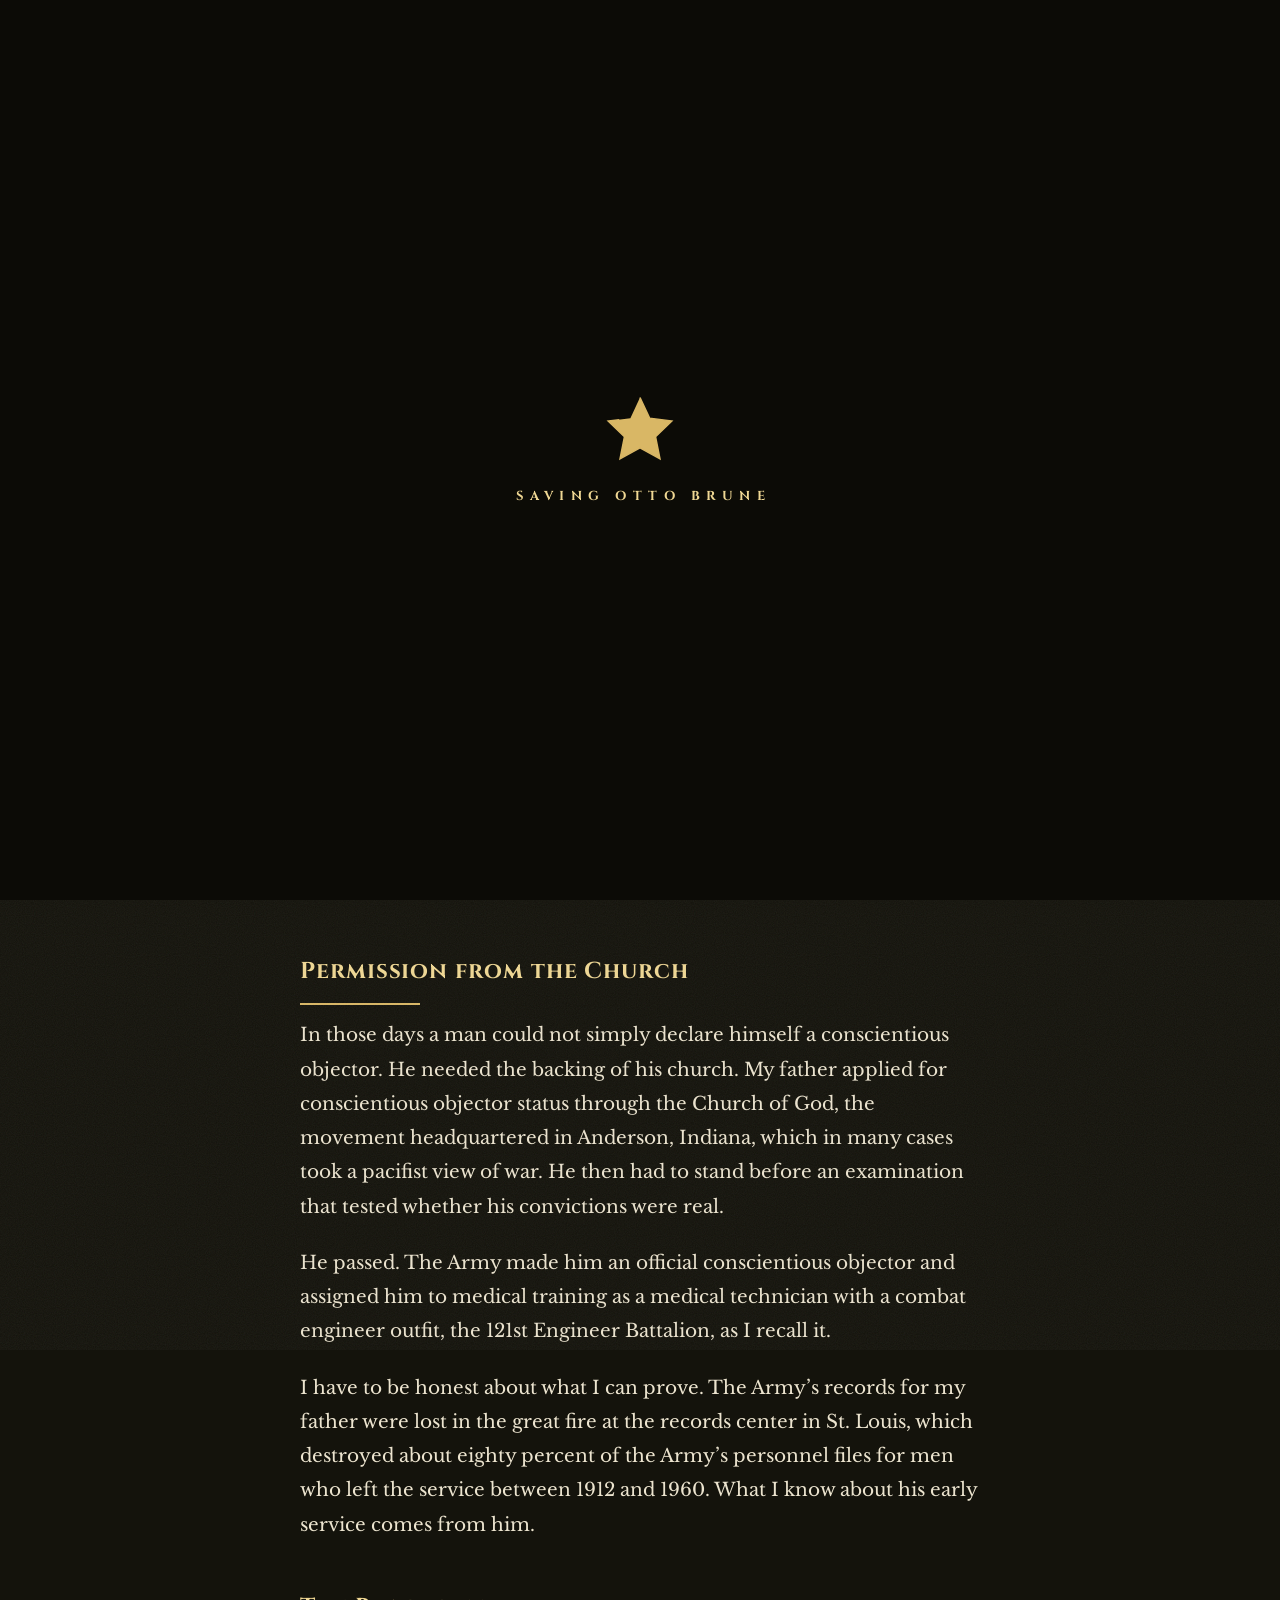
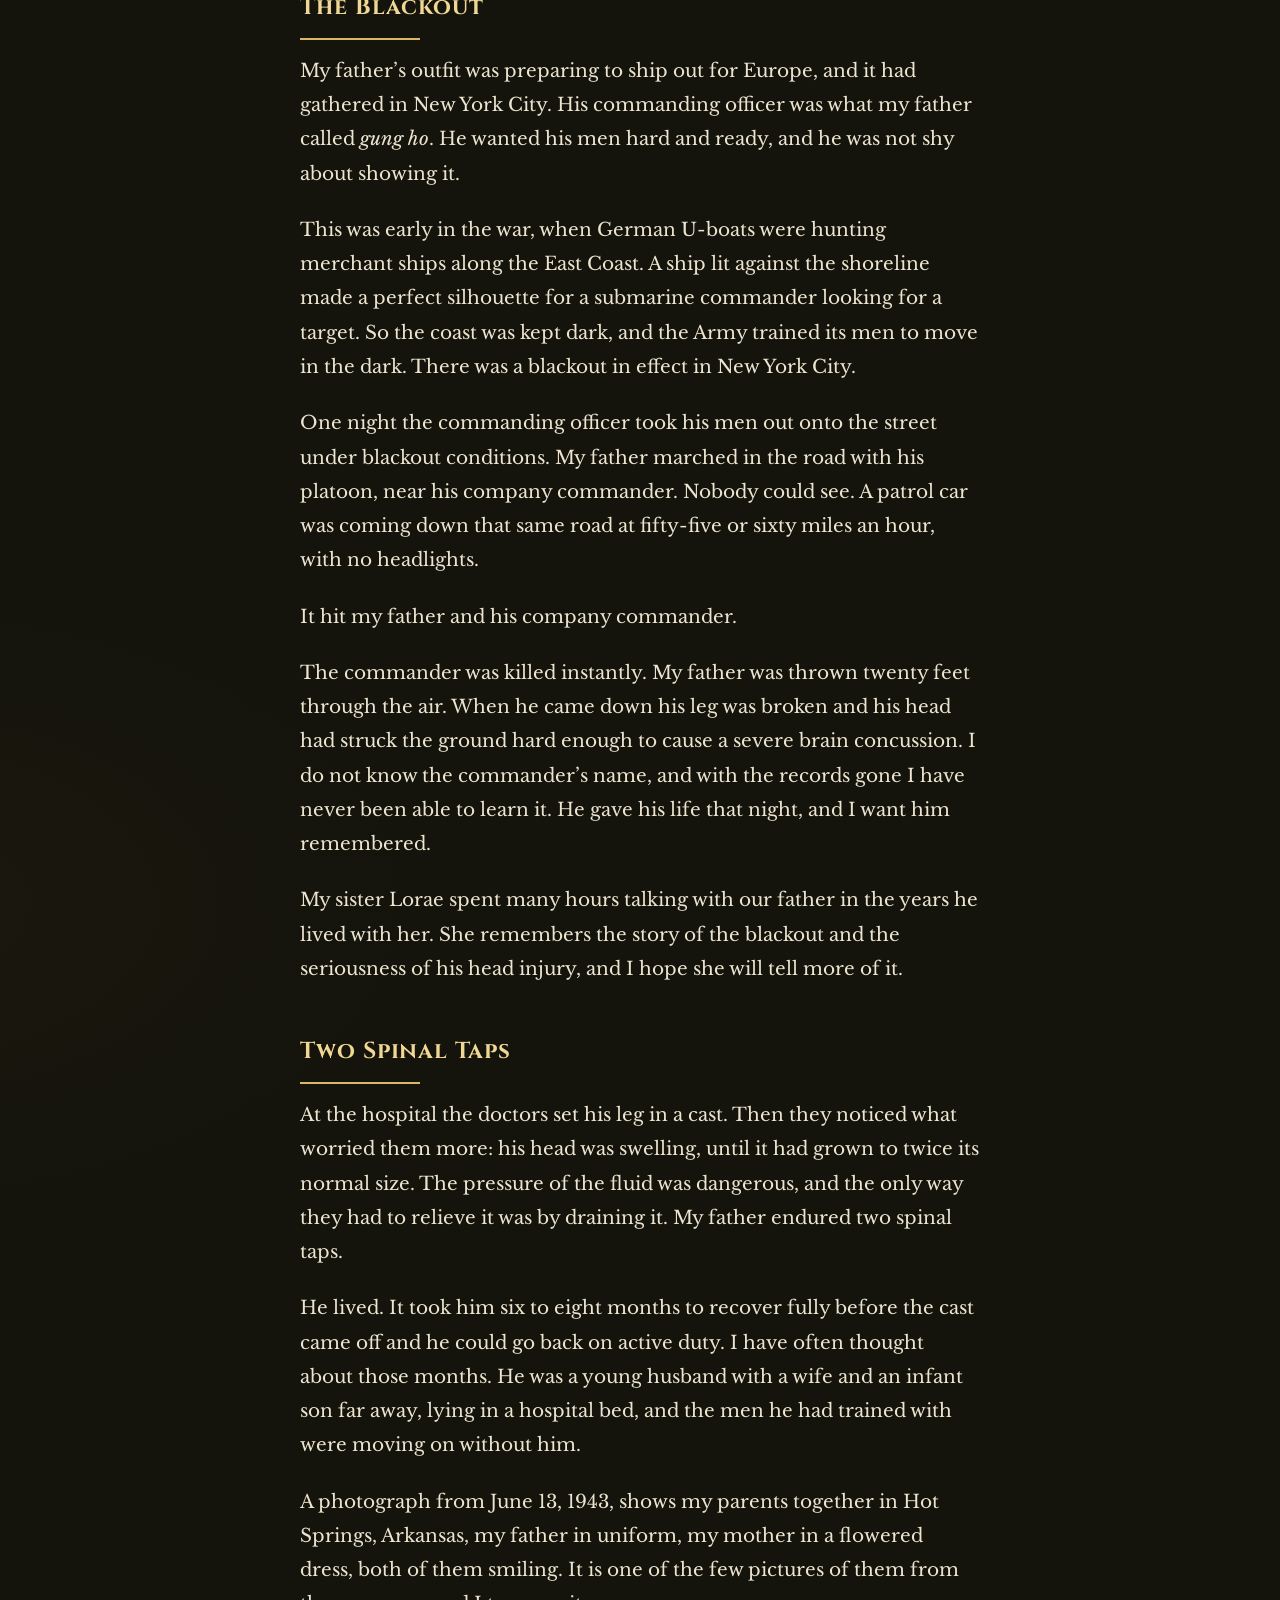
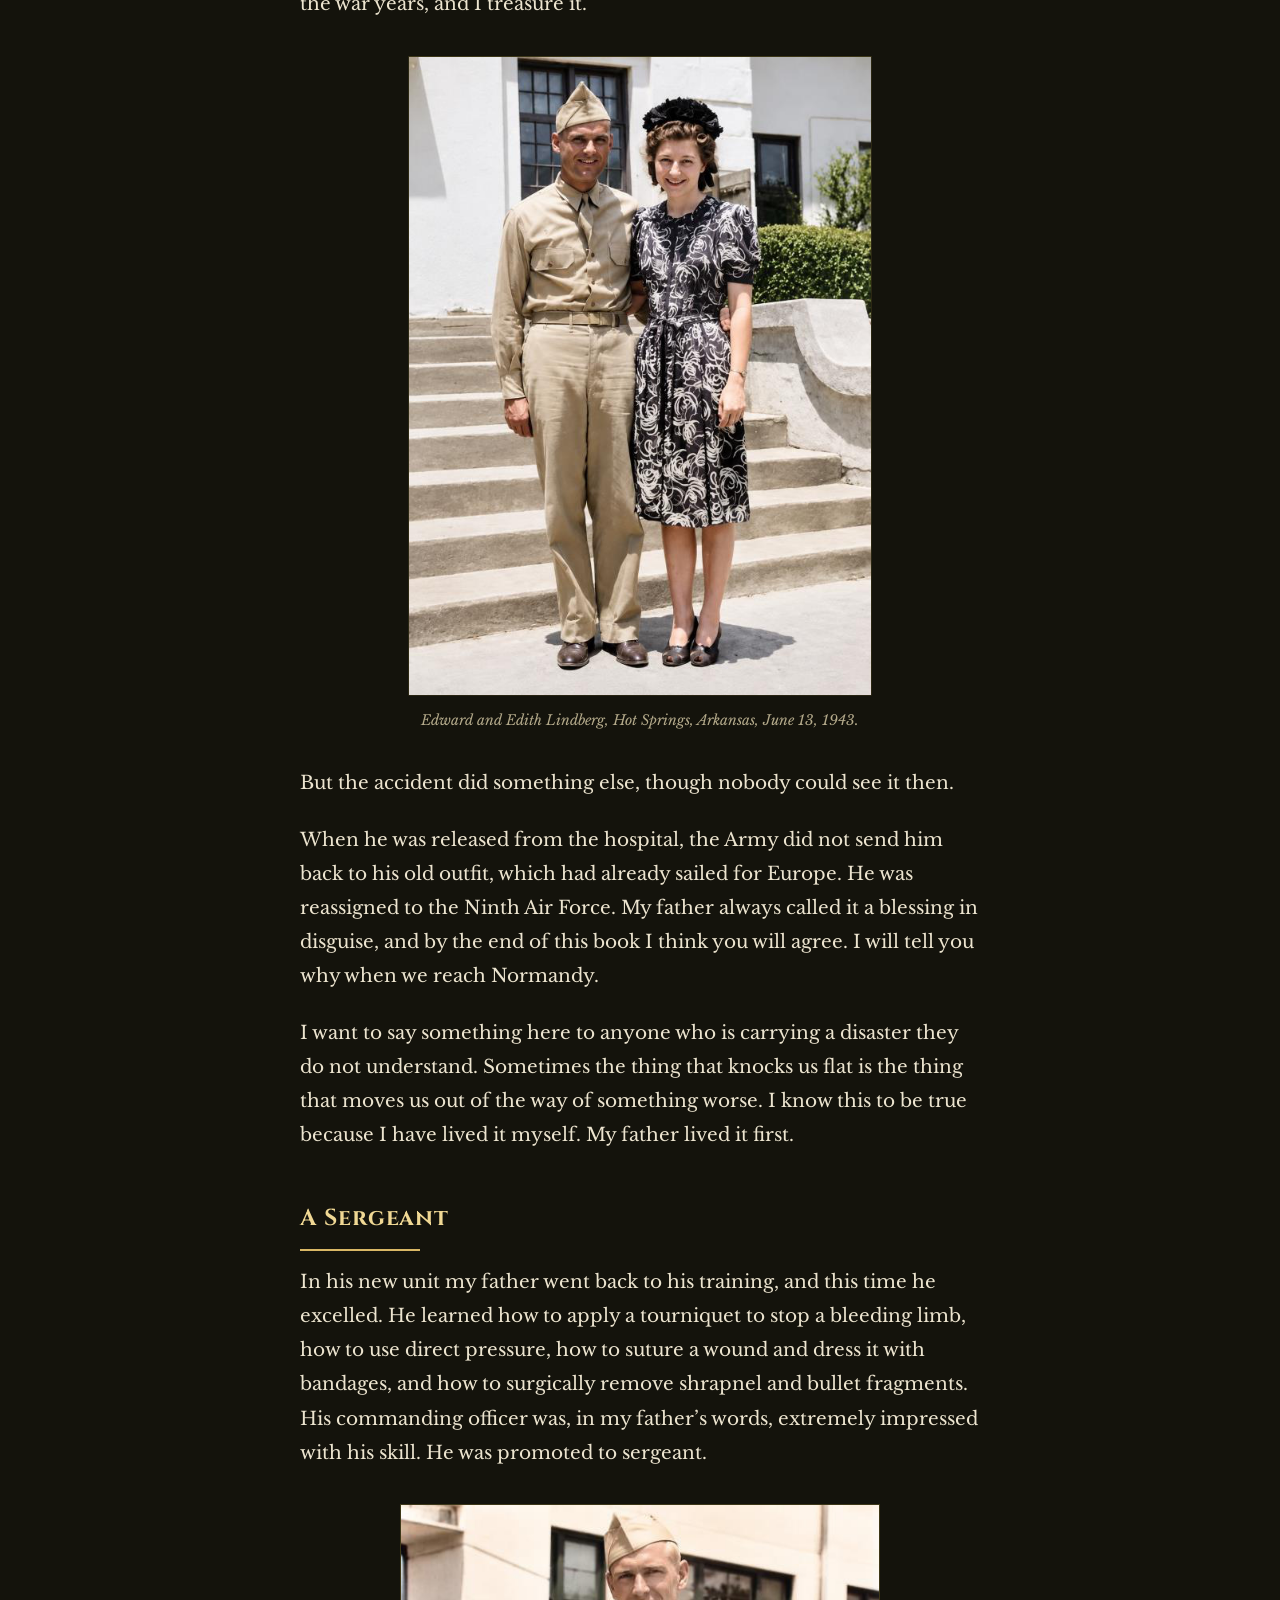
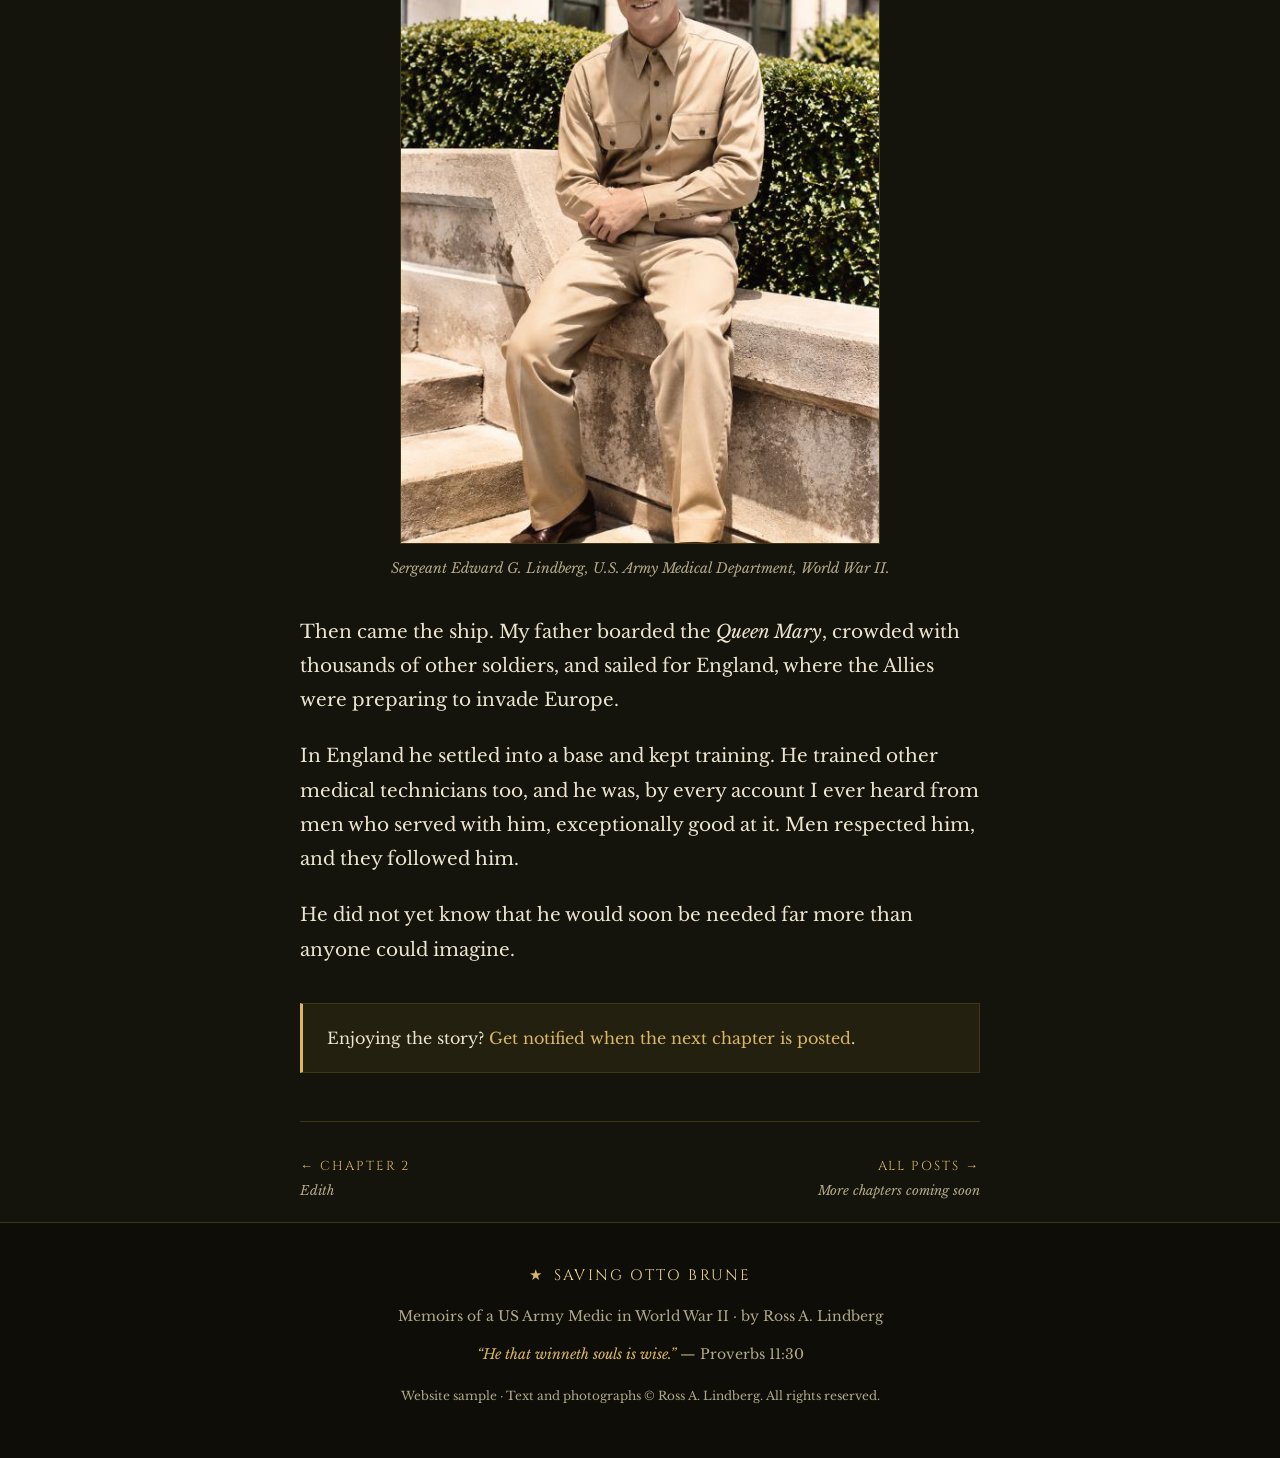
<file: chapter-3.html>
<!doctype html>
<html lang="en"><head><meta charset="utf-8">
<meta name="viewport" content="width=device-width,initial-scale=1">
<title>Chapter 3: The Conscientious Objector | Saving Otto Brune</title>
<meta name="description" content="Bandages instead of bullets: a blackout accident in New York, two spinal taps, a reassignment that proved a blessing in disguise.">
<link rel="preconnect" href="https://fonts.googleapis.com"><link rel="preconnect" href="https://fonts.gstatic.com" crossorigin>
<link href="https://fonts.googleapis.com/css2?family=Cinzel:wght@400;600;700&family=Libre+Baskerville:ital,wght@0,400;0,700;1,400&display=swap" rel="stylesheet">
<link rel="stylesheet" href="style.css"><link rel="stylesheet" href="premium.css">
<script>document.documentElement.classList.add("js")</script>
</head><body>
<div id="pre"><svg viewBox="0 0 100 100"><path d="M50 6l13 28 30 4-22 21 6 30-27-15-27 15 6-30L7 38l30-4z"/></svg><b>SAVING OTTO BRUNE</b></div>
<div id="bar"></div><button id="top" aria-label="Back to top">&uarr;</button>
<header class="site"><div class="wrap">
<a class="brand" href="index.html" style="text-decoration:none">Saving Otto Brune<small>Memoirs of a US Army Medic</small></a>
<nav><a href="index.html">Home</a><a href="blog.html" class=on>The Blog</a><a href="timeline.html">Timeline</a><a href="gallery.html">Gallery</a><a href="about.html">About</a></nav></div></header>
<div class="post-head"><div class="narrow"><div class="eyebrow">Chapter 3</div><h1>The Conscientious Objector</h1><div class="meta">from <em>Saving Otto Brune</em> &middot; by Ross A. Lindberg</div><span class="chip">&#9719; 5 min read</span></div></div>
<article class="post"><div class="narrow">
<div class="epigraph">&ldquo;Heal me, O LORD, and I shall be healed; save me, and I shall be saved: for thou art my praise.&rdquo;<b>&mdash; Jeremiah 17:14 (KJV)</b></div>
<p>My father loved his country. I want that understood before anything else in this chapter, because a man who refuses to carry a weapon in wartime can be misunderstood, and my father was never a man who ran from anything.</p><p>What he could not do was kill. He had given his life to Jesus Christ at nineteen, and he took the words of Jesus seriously, all of them, including the hard ones. So when the Army called, he did not hide, and he did not leave. He asked to serve in the one way his conscience would allow: as a medic, with bandages instead of bullets.</p><h3>Permission from the Church</h3><p>In those days a man could not simply declare himself a conscientious objector. He needed the backing of his church. My father applied for conscientious objector status through the Church of God, the movement headquartered in Anderson, Indiana, which in many cases took a pacifist view of war. He then had to stand before an examination that tested whether his convictions were real.</p><p>He passed. The Army made him an official conscientious objector and assigned him to medical training as a medical technician with a combat engineer outfit, the 121st Engineer Battalion, as I recall it.</p><p>I have to be honest about what I can prove. The Army&rsquo;s records for my father were lost in the great fire at the records center in St. Louis, which destroyed about eighty percent of the Army&rsquo;s personnel files for men who left the service between 1912 and 1960. What I know about his early service comes from him.</p><h3>The Blackout</h3><p>My father&rsquo;s outfit was preparing to ship out for Europe, and it had gathered in New York City. His commanding officer was what my father called <em>gung ho</em>. He wanted his men hard and ready, and he was not shy about showing it.</p><p>This was early in the war, when German U-boats were hunting merchant ships along the East Coast. A ship lit against the shoreline made a perfect silhouette for a submarine commander looking for a target. So the coast was kept dark, and the Army trained its men to move in the dark. There was a blackout in effect in New York City.</p><p>One night the commanding officer took his men out onto the street under blackout conditions. My father marched in the road with his platoon, near his company commander. Nobody could see. A patrol car was coming down that same road at fifty-five or sixty miles an hour, with no headlights.</p><p>It hit my father and his company commander.</p><p>The commander was killed instantly. My father was thrown twenty feet through the air. When he came down his leg was broken and his head had struck the ground hard enough to cause a severe brain concussion. I do not know the commander&rsquo;s name, and with the records gone I have never been able to learn it. He gave his life that night, and I want him remembered.</p><p>My sister Lorae spent many hours talking with our father in the years he lived with her. She remembers the story of the blackout and the seriousness of his head injury, and I hope she will tell more of it.</p><h3>Two Spinal Taps</h3><p>At the hospital the doctors set his leg in a cast. Then they noticed what worried them more: his head was swelling, until it had grown to twice its normal size. The pressure of the fluid was dangerous, and the only way they had to relieve it was by draining it. My father endured two spinal taps.</p><p>He lived. It took him six to eight months to recover fully before the cast came off and he could go back on active duty. I have often thought about those months. He was a young husband with a wife and an infant son far away, lying in a hospital bed, and the men he had trained with were moving on without him.</p><p>A photograph from June 13, 1943, shows my parents together in Hot Springs, Arkansas, my father in uniform, my mother in a flowered dress, both of them smiling. It is one of the few pictures of them from the war years, and I treasure it.</p><figure class=""><img src="./img/p26_0.jpg" alt="Edward and Edith Lindberg, Hot Springs, Arkansas, June 13, 1943." loading="lazy"><figcaption>Edward and Edith Lindberg, Hot Springs, Arkansas, June 13, 1943.</figcaption></figure><p>But the accident did something else, though nobody could see it then.</p><p>When he was released from the hospital, the Army did not send him back to his old outfit, which had already sailed for Europe. He was reassigned to the Ninth Air Force. My father always called it a blessing in disguise, and by the end of this book I think you will agree. I will tell you why when we reach Normandy.</p><p>I want to say something here to anyone who is carrying a disaster they do not understand. Sometimes the thing that knocks us flat is the thing that moves us out of the way of something worse. I know this to be true because I have lived it myself. My father lived it first.</p><h3>A Sergeant</h3><p>In his new unit my father went back to his training, and this time he excelled. He learned how to apply a tourniquet to stop a bleeding limb, how to use direct pressure, how to suture a wound and dress it with bandages, and how to surgically remove shrapnel and bullet fragments. His commanding officer was, in my father&rsquo;s words, extremely impressed with his skill. He was promoted to sergeant.</p><figure class=""><img src="./img/p28_0.jpg" alt="Sergeant Edward G. Lindberg, U.S. Army Medical Department, World War II." loading="lazy"><figcaption>Sergeant Edward G. Lindberg, U.S. Army Medical Department, World War II.</figcaption></figure><p>Then came the ship. My father boarded the <em>Queen Mary</em>, crowded with thousands of other soldiers, and sailed for England, where the Allies were preparing to invade Europe.</p><p>In England he settled into a base and kept training. He trained other medical technicians too, and he was, by every account I ever heard from men who served with him, exceptionally good at it. Men respected him, and they followed him.</p><p>He did not yet know that he would soon be needed far more than anyone could imagine.</p>
<div class="note" style="margin-top:36px">Enjoying the story? <a href="about.html#contact">Get notified when the next chapter is posted</a>.</div>
<div class="pn"><div><a href="chapter-2.html">&larr; Chapter 2<small>Edith</small></a></div><div style="text-align:right"><a href="blog.html">All posts &rarr;<small>More chapters coming soon</small></a></div></div></div></article>
<footer><div class="wrap">
<span class="brand">Saving Otto Brune</span>
<p>Memoirs of a US Army Medic in World War II &middot; by Ross A. Lindberg</p>
<p><em>&ldquo;He that winneth souls is wise.&rdquo;</em> &mdash; Proverbs 11:30</p>
<p style="font-size:12px;margin-top:18px">Website sample &middot; Text and photographs &copy; Ross A. Lindberg. All rights reserved.</p>
</div></footer>
<script src="script.js"></script>
</body></html>
</file>
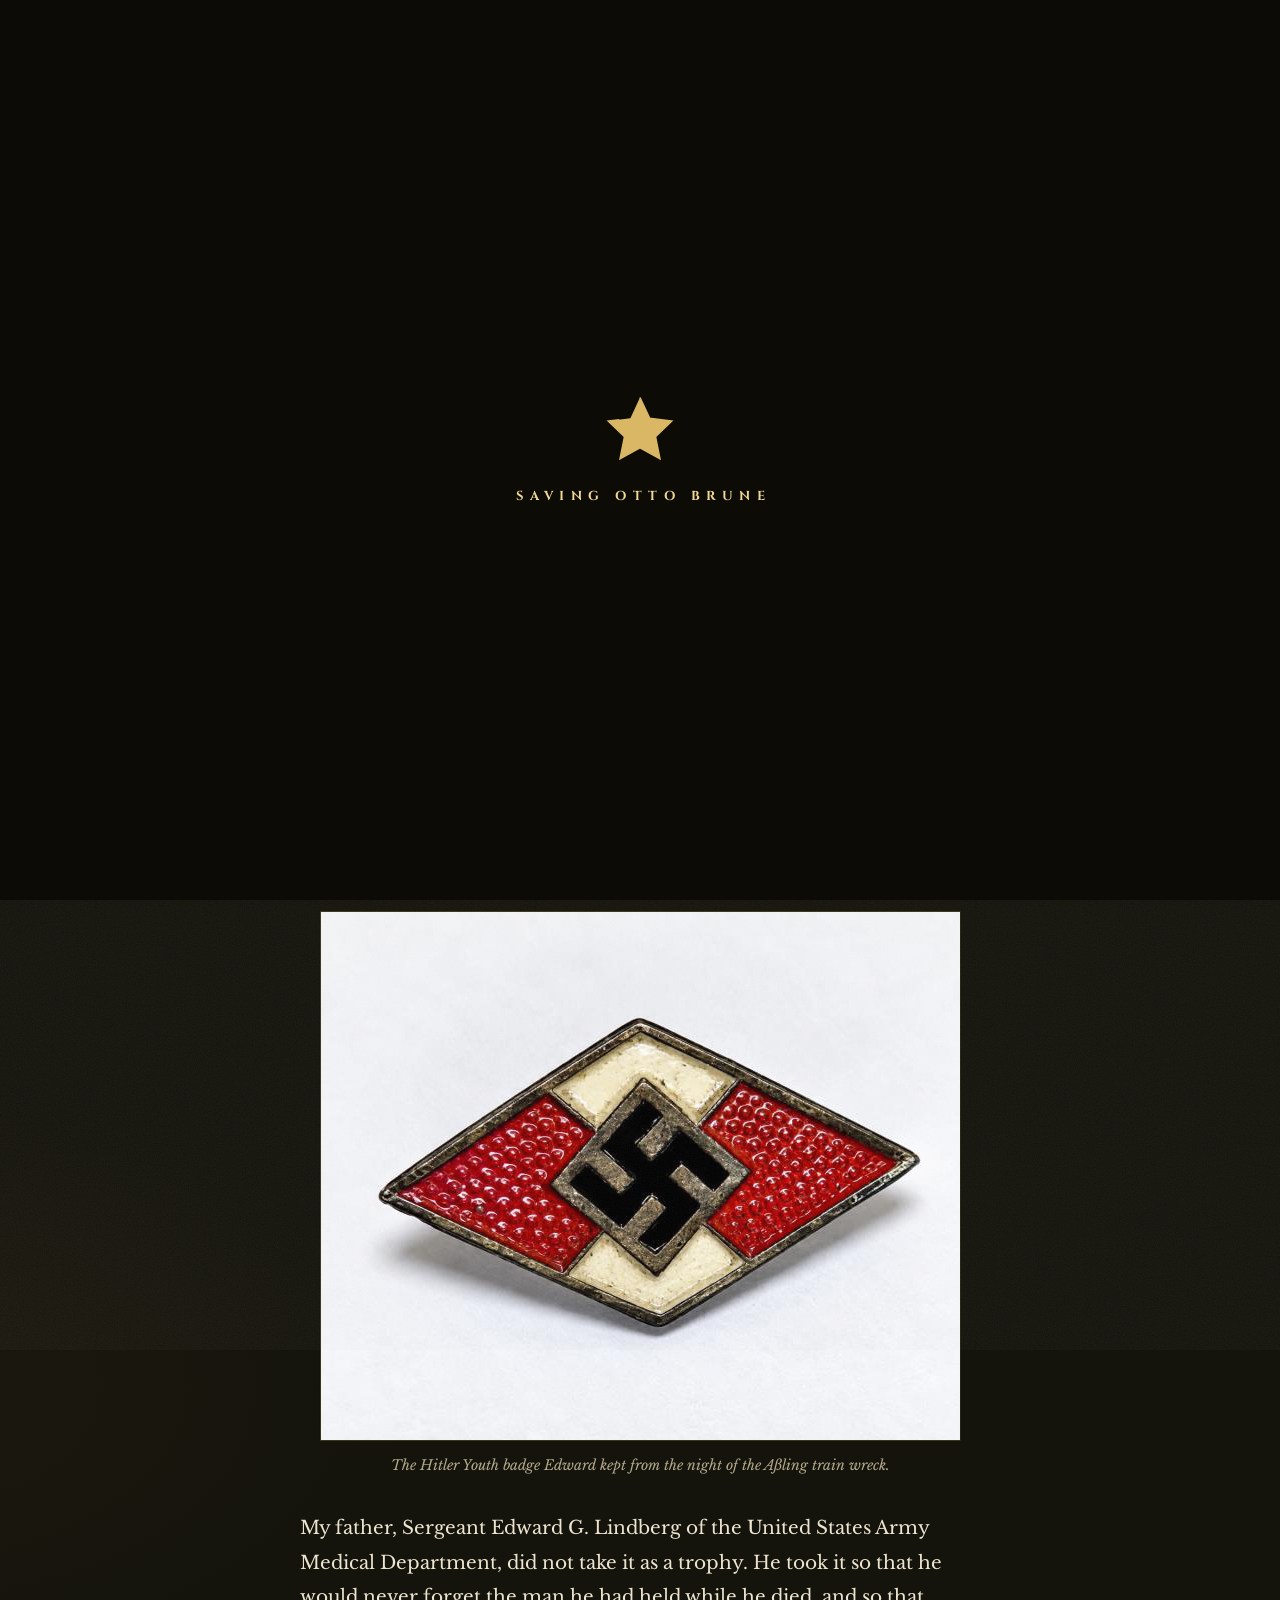
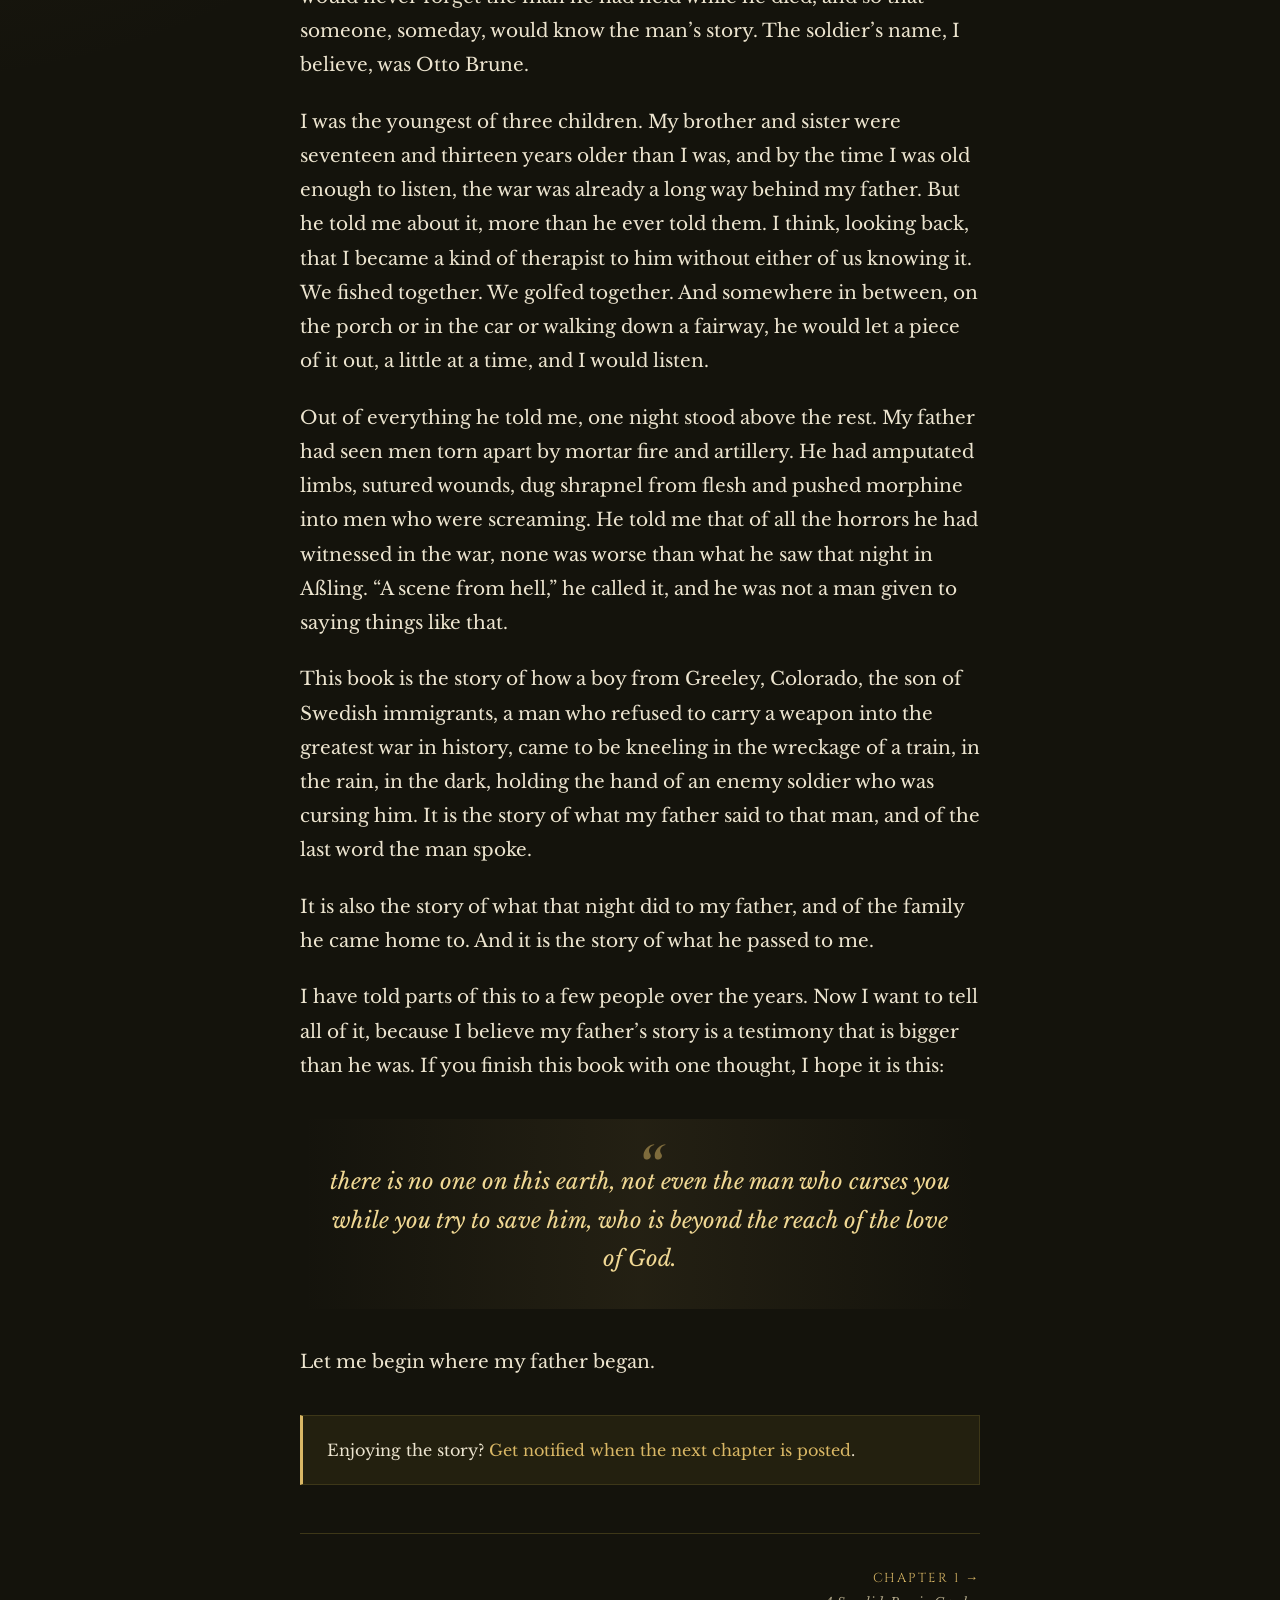
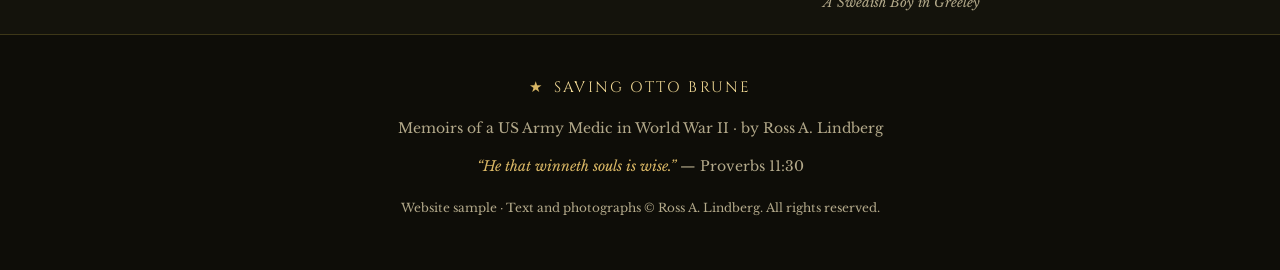
<file: prologue.html>
<!doctype html>
<html lang="en"><head><meta charset="utf-8">
<meta name="viewport" content="width=device-width,initial-scale=1">
<title>Prologue: The Pin | Saving Otto Brune</title>
<meta name="description" content="A small object that weighs almost nothing: a Hitler Youth badge taken from a dying German soldier on the night of July 16, 1945.">
<link rel="preconnect" href="https://fonts.googleapis.com"><link rel="preconnect" href="https://fonts.gstatic.com" crossorigin>
<link href="https://fonts.googleapis.com/css2?family=Cinzel:wght@400;600;700&family=Libre+Baskerville:ital,wght@0,400;0,700;1,400&display=swap" rel="stylesheet">
<link rel="stylesheet" href="style.css"><link rel="stylesheet" href="premium.css">
<script>document.documentElement.classList.add("js")</script>
</head><body>
<div id="pre"><svg viewBox="0 0 100 100"><path d="M50 6l13 28 30 4-22 21 6 30-27-15-27 15 6-30L7 38l30-4z"/></svg><b>SAVING OTTO BRUNE</b></div>
<div id="bar"></div><button id="top" aria-label="Back to top">&uarr;</button>
<header class="site"><div class="wrap">
<a class="brand" href="index.html" style="text-decoration:none">Saving Otto Brune<small>Memoirs of a US Army Medic</small></a>
<nav><a href="index.html">Home</a><a href="blog.html" class=on>The Blog</a><a href="timeline.html">Timeline</a><a href="gallery.html">Gallery</a><a href="about.html">About</a></nav></div></header>
<div class="post-head"><div class="narrow"><div class="eyebrow">Prologue</div><h1>The Pin</h1><div class="meta">from <em>Saving Otto Brune</em> &middot; by Ross A. Lindberg</div><span class="chip">&#9719; 3 min read</span></div></div>
<article class="post"><div class="narrow">
<div class="epigraph">&ldquo;But I say unto you, Love your enemies, bless them that curse you, do good to them that hate you, and pray for them which despitefully use you, and persecute you.&rdquo;<b>&mdash; Matthew 5:44 (KJV)</b></div>
<p>There is a small object in my family&rsquo;s keeping that weighs almost nothing and carries more than I can put into words. It is a pin, a Hitler Youth badge, the kind awarded for service in the organization the Nazi Party built for the young people of Germany between 1933 and 1945. A thing like that belongs in a museum case with a card beside it explaining what it was. In our family it is something else. It is a reminder.</p><p>My father took it from a dying German soldier on the night of July 16, 1945, in a railway wreck near A&szlig;ling, Germany.</p><figure class=""><img src="./img/p5_0.jpg" alt="The Hitler Youth badge Edward kept from the night of the A&amp;szlig;ling train wreck." loading="lazy"><figcaption>The Hitler Youth badge Edward kept from the night of the A&szlig;ling train wreck.</figcaption></figure><p>My father, Sergeant Edward G. Lindberg of the United States Army Medical Department, did not take it as a trophy. He took it so that he would never forget the man he had held while he died, and so that someone, someday, would know the man&rsquo;s story. The soldier&rsquo;s name, I believe, was Otto Brune.</p><p>I was the youngest of three children. My brother and sister were seventeen and thirteen years older than I was, and by the time I was old enough to listen, the war was already a long way behind my father. But he told me about it, more than he ever told them. I think, looking back, that I became a kind of therapist to him without either of us knowing it. We fished together. We golfed together. And somewhere in between, on the porch or in the car or walking down a fairway, he would let a piece of it out, a little at a time, and I would listen.</p><p>Out of everything he told me, one night stood above the rest. My father had seen men torn apart by mortar fire and artillery. He had amputated limbs, sutured wounds, dug shrapnel from flesh and pushed morphine into men who were screaming. He told me that of all the horrors he had witnessed in the war, none was worse than what he saw that night in A&szlig;ling. &ldquo;A scene from hell,&rdquo; he called it, and he was not a man given to saying things like that.</p><p>This book is the story of how a boy from Greeley, Colorado, the son of Swedish immigrants, a man who refused to carry a weapon into the greatest war in history, came to be kneeling in the wreckage of a train, in the rain, in the dark, holding the hand of an enemy soldier who was cursing him. It is the story of what my father said to that man, and of the last word the man spoke.</p><p>It is also the story of what that night did to my father, and of the family he came home to. And it is the story of what he passed to me.</p><p>I have told parts of this to a few people over the years. Now I want to tell all of it, because I believe my father&rsquo;s story is a testimony that is bigger than he was. If you finish this book with one thought, I hope it is this:</p><div class="pull">there is no one on this earth, not even the man who curses you while you try to save him, who is beyond the reach of the love of God.</div><p>Let me begin where my father began.</p>
<div class="note" style="margin-top:36px">Enjoying the story? <a href="about.html#contact">Get notified when the next chapter is posted</a>.</div>
<div class="pn"><div></div><div style="text-align:right"><a href="chapter-1.html">Chapter 1 &rarr;<small>A Swedish Boy in Greeley</small></a></div></div></div></article>
<footer><div class="wrap">
<span class="brand">Saving Otto Brune</span>
<p>Memoirs of a US Army Medic in World War II &middot; by Ross A. Lindberg</p>
<p><em>&ldquo;He that winneth souls is wise.&rdquo;</em> &mdash; Proverbs 11:30</p>
<p style="font-size:12px;margin-top:18px">Website sample &middot; Text and photographs &copy; Ross A. Lindberg. All rights reserved.</p>
</div></footer>
<script src="script.js"></script>
</body></html>
</file>
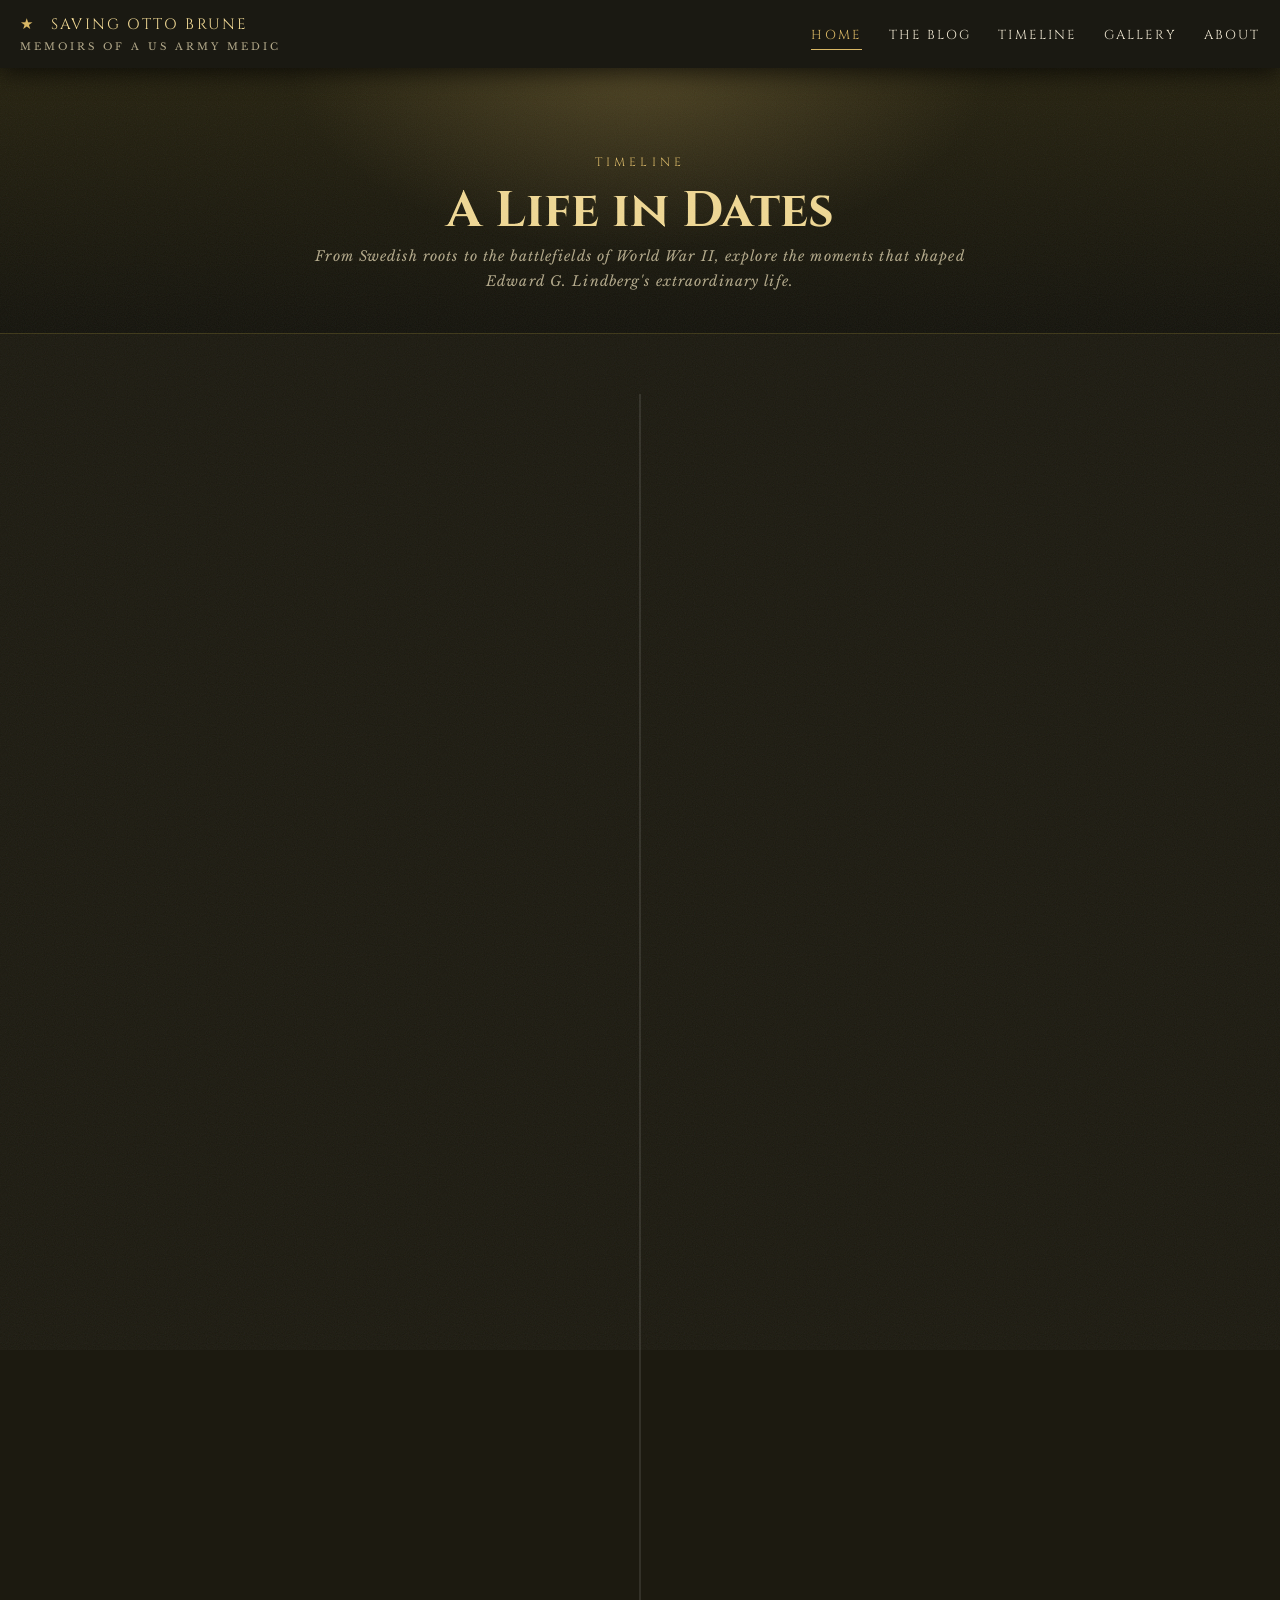
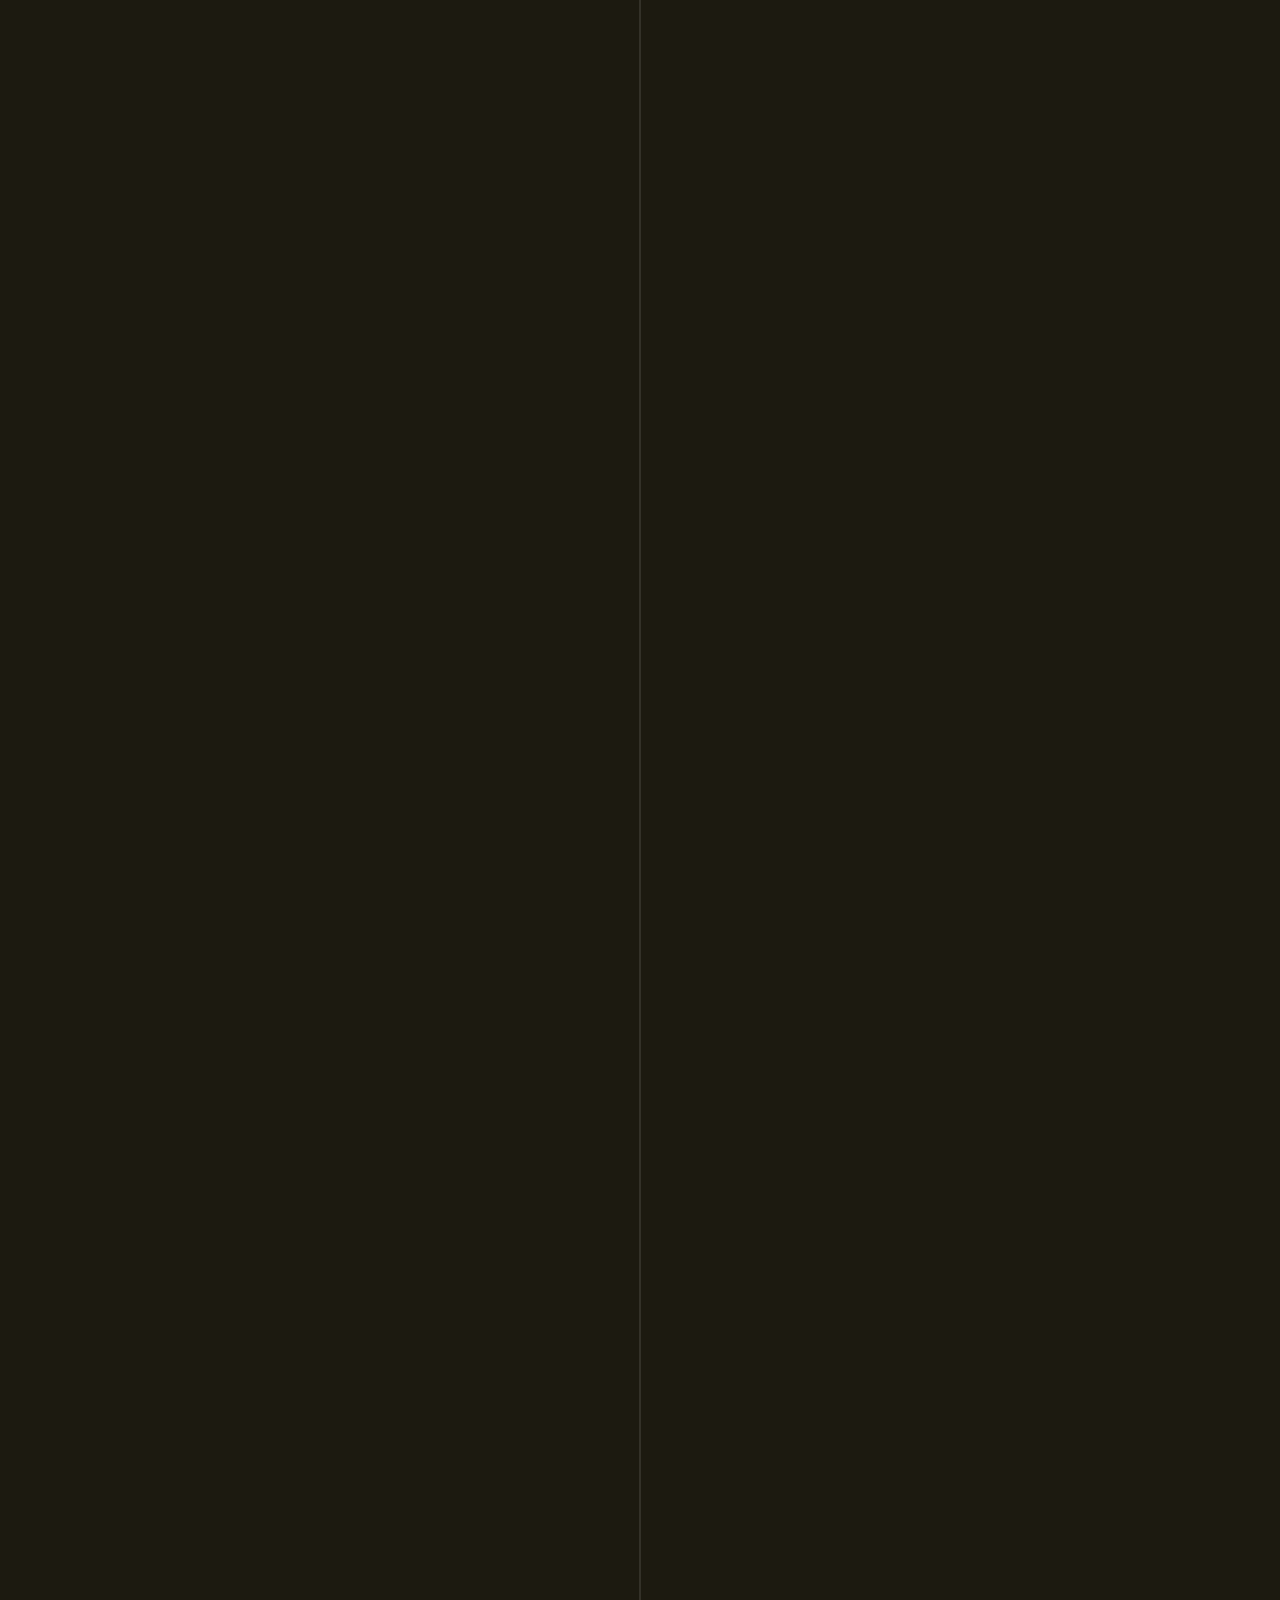
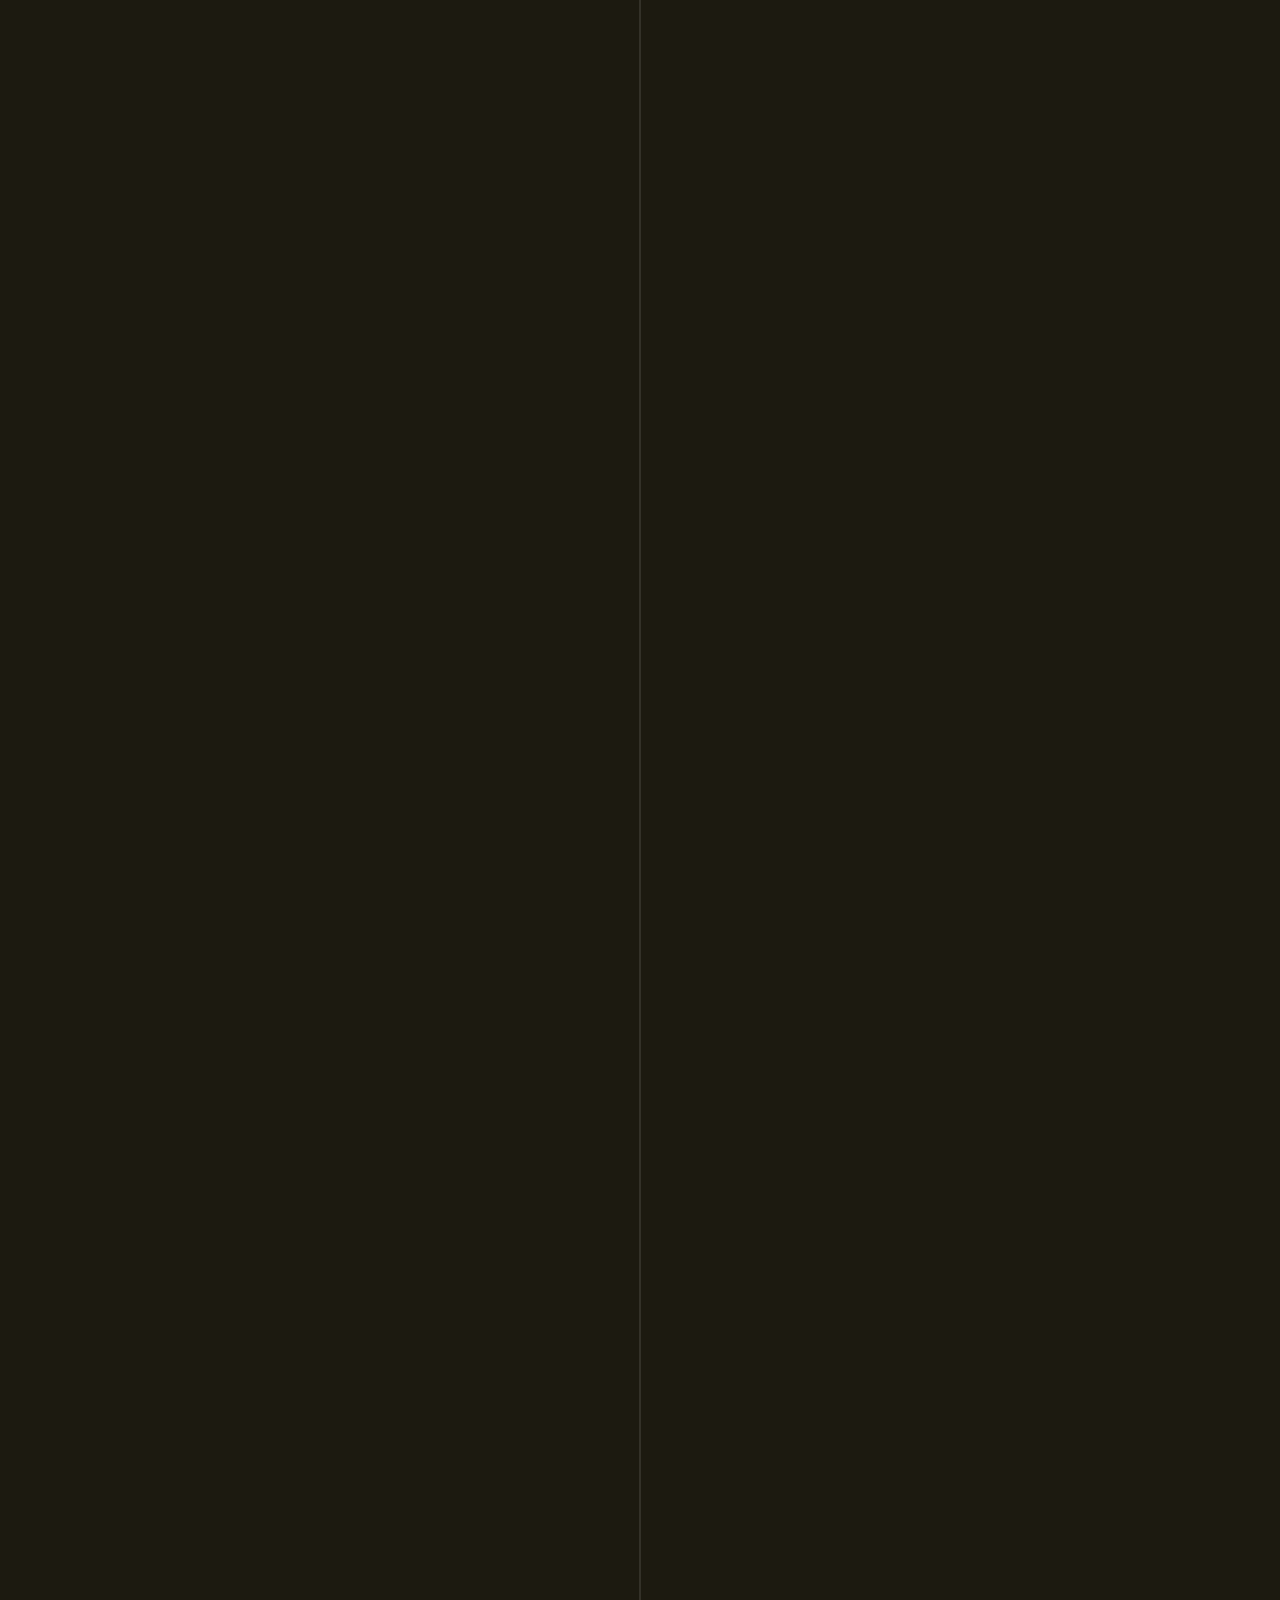
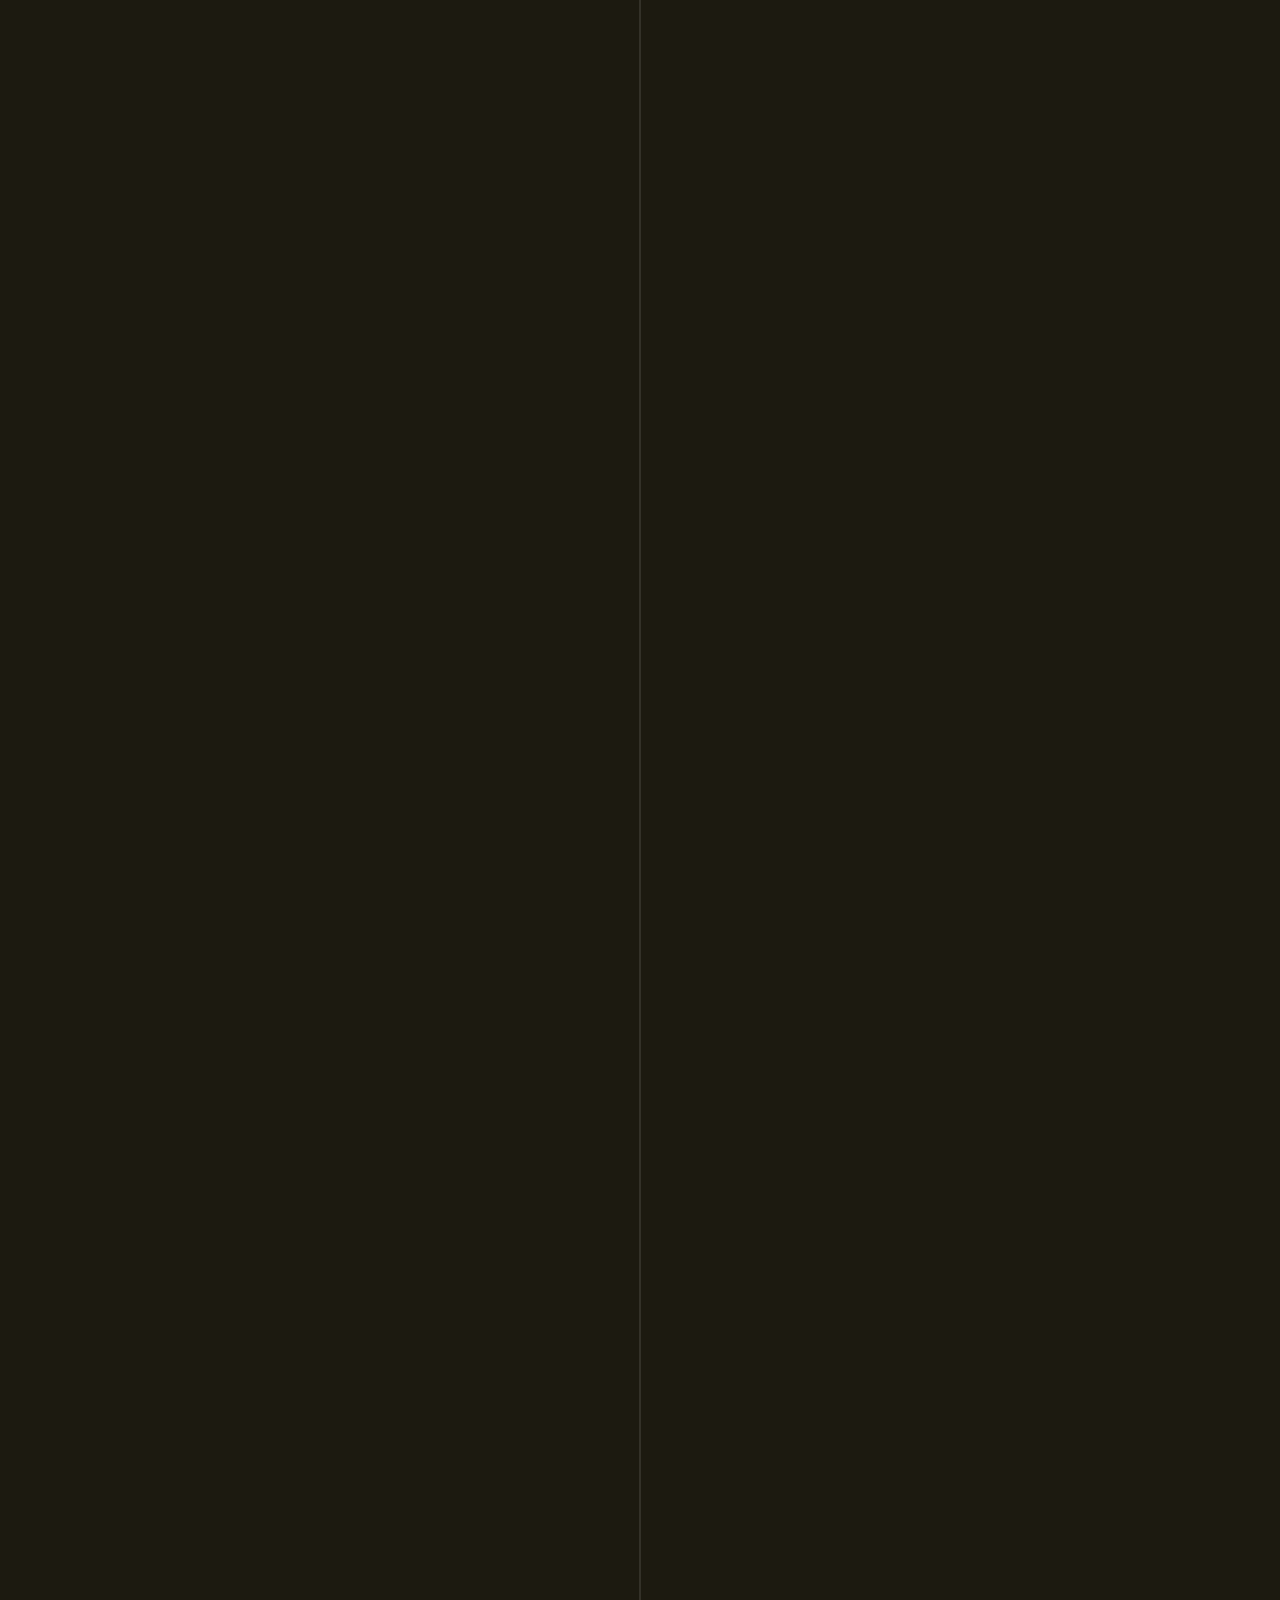
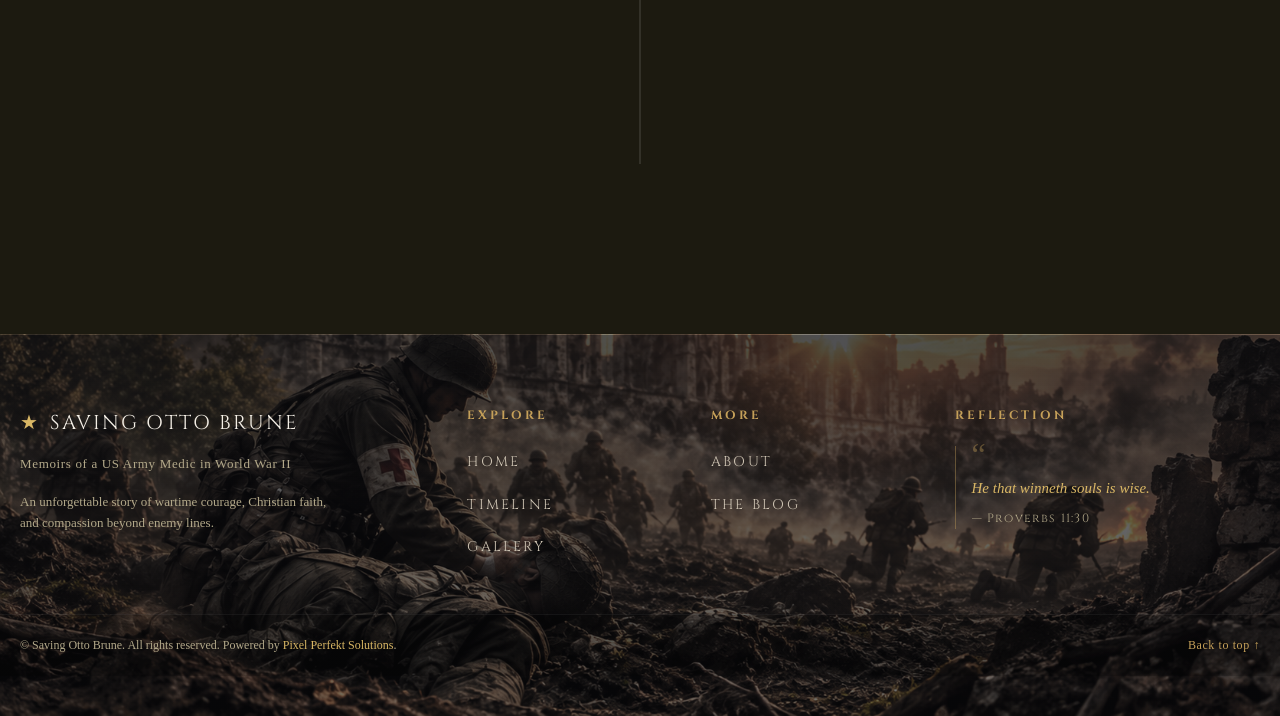
<file: timeline.html>
<!doctype html>
<html lang="en">
  <head>
    <meta charset="utf-8" />
    <meta name="viewport" content="width=device-width,initial-scale=1" />
    <title>Edward G. Lindberg Timeline | Saving Otto Brune</title>
      <link rel="icon" type="image/x-icon" href="./img/favicon.ico">
    <meta
      name="description"
      content="Explore Edward G. Lindberg's life timeline, from his Swedish-American roots to his courageous World War II medical service and lasting legacy of faith."
    />
    <link rel="preconnect" href="https://fonts.googleapis.com" />
    <link rel="preconnect" href="https://fonts.gstatic.com" crossorigin />
    <link
      href="https://fonts.googleapis.com/css2?family=Cinzel:wght@400;600;700&family=Libre+Baskerville:ital,wght@0,400;0,700;1,400&display=swap"
      rel="stylesheet"
    />
    <link rel="stylesheet" href="style.css" />
    <link rel="stylesheet" href="premium.css" />
    <script>
      document.documentElement.classList.add("js");
    </script>
  </head>
  <body class="inner-page">
        <div id="pre">
  <svg viewBox="0 0 100 100">
    <path d="M50 6l13 28 30 4-22 21 6 30-27-15-27 15 6-30L7 38l30-4z" />
  </svg>
  <b>SAVING OTTO BRUNE</b>
</div>
<div id="bar"></div>
<button id="top" aria-label="Back to top">&uarr;</button>

<!-- Backdrop Overlay for Mobile Drawer -->

<header class="cinematic-header">
  <div class="wrap">
    <a class="brand" href="https://booksbyrossalan.com/" style="text-decoration: none">
      Saving Otto Brune<small>Memoirs of a US Army Medic</small>
    </a>
    
    <!-- Mobile Toggle Button (Hamburger) -->
    <button class="nav-toggle" id="toggle-btn" aria-label="Toggle navigation">
      <span></span>
      <span></span>
      <span></span>
    </button>

    <!-- Navigation Drawer -->
    <nav id="nav-menu">
      <button class="close-btn" id="close-btn" aria-label="Close navigation">&times;</button>
      <a href="https://booksbyrossalan.com/" class="on">Home</a>
      <a href="https://booksbyrossalan.com/blogs/">The Blog</a>
      <a href="timeline.html">Timeline</a>
      <a href="gallery.html">Gallery</a>
      <a href="about.html">About</a>
    </nav>
  </div>
</header>

    <div class="post-head">
      <div class="narrow">
        <div class="eyebrow">Timeline</div>
        <h1>A Life in Dates</h1>
        <div class="meta">From Swedish roots to the battlefields of World War II, explore the moments that shaped Edward G. Lindberg's extraordinary life.</div>
      </div>
    </div>

    <!-- ================= TIMELINE SECTION ================= -->
    <section class="timeline-section">
      <div class="wrap">
        <div class="editorial-timeline">
          <!-- Central Line Spine -->
          <div class="timeline-spine">
            <div class="timeline-spine-fill" id="spineFill"></div>
          </div>

          <!-- Event 1: Sweden / Emigration (Odd: Image Left, Text Right) -->
          <div class="t-row timeline-item">
            <div class="t-side t-media">
              <div class="t-img-frame">
                <img
                  src="./img/p9_2.jpg"
                  alt="Sweden and Emigration"
                  class="t-img"
                  onerror="this.src = './img/p9_2.jpg'"
                />
              </div>
            </div>
            <div class="t-dot-wrap"><div class="t-dot"></div></div>
            <div class="t-side t-content">
              <div class="t-card">
                <span class="y">1861 / 1867</span>
                <h3>A Swedish Beginning </h3>
                <p>
                  Adolph and Ida Lindberg are born in Sweden. Their journey to America lays the foundation for Edward's remarkable family story.
                </p>
              </div>
            </div>
          </div>

          <!-- Event 2: Born in Greeley (Even: Text Left, Image Right) -->
          <div class="t-row timeline-item t-even">
            <div class="t-side t-content">
              <div class="t-card">
                <span class="y">June 19, 1912</span>
                <h3>Edward G. Lindberg Is Born </h3>
                <p>
                  Born in Greeley, Colorado, Edward grows up in a Swedish-American household shaped by family, hard work, and faith.
                </p>
              </div>
            </div>
            <div class="t-dot-wrap"><div class="t-dot"></div></div>
            <div class="t-side t-media">
              <div class="t-img-frame">
                <img
                  src="./img/Vintage_Family_Portrait_with_Soldier_Dad.png"
                  alt="Greeley, Colorado"
                  class="t-img"
                  onerror="this.src = './img/Vintage_Family_Portrait_with_Soldier_Dad.png'"
                />
              </div>
            </div>
          </div>

          <!-- Event 3: Altar Call -->
          <div class="t-row timeline-item">
            <div class="t-side t-media">
              <div class="t-img-frame">
                <img
                  src="./img/Restored_Vintage_Studio_Portrait.png"
                  alt="Faith Commitment"
                  class="t-img"
                  onerror="this.src = './img/Restored_Vintage_Studio_Portrait.png'"
                />
              </div>
            </div>
            <div class="t-dot-wrap"><div class="t-dot"></div></div>
            <div class="t-side t-content">
              <div class="t-card">
                <span class="y">1931</span>
                <h3>A Life Transformed</h3>
                <p>
                  At nineteen, Edward accepts Jesus Christ as his Savior, beginning a lifelong commitment to Christian faith and service.
                </p>
              </div>
            </div>
          </div>

          <!-- Event 4: Bible College -->
          <div class="t-row timeline-item t-even">
            <div class="t-side t-content">
              <div class="t-card">
                <span class="y">1938-1940</span>
                <h3>Anderson Bible College</h3>
                <p>
                  Edward attends Anderson Bible College in Indiana, where he meets Edith Underwood, the woman who becomes his lifelong companion.
                </p>
              </div>
            </div>
            <div class="t-dot-wrap"><div class="t-dot"></div></div>
            <div class="t-side t-media">
              <div class="t-img-frame">
                <img
                  src="./img/p17_0.jpg"
                  alt="Anderson Bible College"
                  class="t-img"
                  onerror="this.src = './img/p17_0.jpg'"
                />
              </div>
            </div>
          </div>

          <!-- Event 5: Marriage -->
          <div class="t-row timeline-item">
            <div class="t-side t-media">
              <div class="t-img-frame">
                <img
                  src="./img/Vintage_Dancing_Man_Photo_Collage.png"
                  alt="Marriage in Denver"
                  class="t-img"
                  onerror="this.src = './img/Vintage_Dancing_Man_Photo_Collage.png'"
                />
              </div>
            </div>
            <div class="t-dot-wrap"><div class="t-dot"></div></div>
            <div class="t-side t-content">
              <div class="t-card">
                <span class="y">May 5, 1940</span>
                <h3>A Promise of Love </h3>
                <p>
                  Edward marries Edith Underwood in Denver, Colorado, beginning a devoted marriage that endures for more than sixty years.
                </p>
              </div>
            </div>
          </div>

          <!-- Event 6: Pearl Harbor (War Event) -->
          <div class="t-row timeline-item t-even war">
            <div class="t-side t-content">
              <div class="t-card war-card">
                <div class="war-badge">Wartime Turning Point</div>
                <span class="y">1942-1943</span>
                <h3>Answering the Call</h3>
                <p>
                  As World War II continues, Edward enters military service as a conscientious objector, choosing medical care over carrying weapons.
                </p>
              </div>
            </div>
            <div class="t-dot-wrap"><div class="t-dot war-dot"></div></div>
            <div class="t-side t-media">
              <div class="t-img-frame war-frame">
                <img
                  src="./img/WWII_USAAF_Uniform_Collection_Display.png"
                  alt="Pearl Harbor Attack"
                  class="t-img"
                  onerror="this.src = './img/WWII_USAAF_Uniform_Collection_Display.png'"
                />
              </div>
            </div>
          </div>

          <!-- Event 7: Son Born -->
          <div class="t-row timeline-item">
            <div class="t-side t-media">
              <div class="t-img-frame">
                <img
                  src="./img/Vintage_1970s_School_Portrait.png"
                  alt="Lindberg Family"
                  class="t-img"
                  onerror="this.src = './img/Vintage_1970s_School_Portrait.png'"
                />
              </div>
            </div>
            <div class="t-dot-wrap"><div class="t-dot"></div></div>
            <div class="t-side t-content">
              <div class="t-card">
                <span class="y">September 1944</span>
                <h3>Across the Atlantic</h3>
                <p>Edward sails aboard the Queen Mary to England before joining the Ninth Air Force and serving in France.</p>
              </div>
            </div>
          </div>

          <!-- Event 8: CO Status & Medic Training -->
          <div class="t-row timeline-item t-even">
            <div class="t-side t-content">
              <div class="t-card">
                <span class="y">January 1, 1945</span>
                <h3>Courage Under Pressure </h3>
                <p>
                  During dangerous winter conditions, Edward provides urgent medical assistance to accident victims, demonstrating exceptional dedication and courage.
                </p>
              </div>
            </div>
            <div class="t-dot-wrap"><div class="t-dot"></div></div>
            <div class="t-side t-media">
              <div class="t-img-frame">
                <img
                  src="./img/Restored_WWII-Era_Soldier_Portrait.png"
                  alt="New York Training"
                  class="t-img"
                  onerror="this.src = './img/Restored_WWII-Era_Soldier_Portrait.png'"
                />
              </div>
            </div>
          </div>

          <!-- Event 9: Hot Springs -->
          <div class="t-row timeline-item">
            <div class="t-side t-media">
              <div class="t-img-frame">
                <img
                  src="./img/Smiling_Couple_at_the_Military_Steps.png"
                  alt="Hot Springs Arkansas"
                  class="t-img"
                  onerror="this.src = './img/Smiling_Couple_at_the_Military_Steps.png'"
                />
              </div>
            </div>
            <div class="t-dot-wrap"><div class="t-dot"></div></div>
            <div class="t-side t-content">
              <div class="t-card">
                <span class="y">June 1, 1945</span>
                <h3>The Bronze Star Medal</h3>
                <p>
                  Edward's Bronze Star citation recognizes his courageous medical service and devotion to helping others during the winter campaign.
                </p>
              </div>
            </div>
          </div>

          <!-- Event 10: Ninth Air Force & Queen Mary -->
          <div class="t-row timeline-item t-even">
            <div class="t-side t-content">
              <div class="t-card">
                <span class="y">July 16, 1945</span>
                <h3>The Night at Aßling </h3>
                <p>
                  A devastating German train collision brings Edward face-to-face with suffering, testing his faith, compassion, and commitment to saving lives.
                </p>
              </div>
            </div>
            <div class="t-dot-wrap"><div class="t-dot"></div></div>
            <div class="t-side t-media">
              <div class="t-img-frame">
                <img
                  src="./img/Three_Airmen_Beside_Their_Bomber.png"
                  alt="Queen Mary to England"
                  class="t-img"
                  onerror="this.src = './img/Three_Airmen_Beside_Their_Bomber.png'"
                />
              </div>
            </div>
          </div>

          <!-- Event 11: Aßling Train Wreck (Memoir Climax Event) -->
          <div class="t-row timeline-item climax-event war">
            <div class="t-side t-media">
              <div class="t-img-frame climax-frame">
                <img
                  src="./img/Vintage_Red_Cream_and_Black_Enamel_Badge.png"
                  alt="Aßling Train Wreck"
                  class="t-img"
                  onerror="this.src = './img/Vintage_Red_Cream_and_Black_Enamel_Badge.png'"
                />
              </div>
            </div>
            <div class="t-dot-wrap"><div class="t-dot climax-dot"></div></div>
            <div class="t-side t-content">
              <div class="t-card climax-card">
               <span class="y">October 7, 1945</span>
                <h3>A Soldier Returns Home </h3>
                <p>
                  Honorably discharged from the Army, Edward reunites with Edith and their young son, beginning a new chapter of family life.
                </p>
              </div>
            </div>
          </div>

          <!-- Event 12: Passing -->
          <div class="t-row timeline-item t-even">
            <div class="t-side t-content">
              <div class="t-card">
                <span class="y">May 21, 2007</span>
                <h3>A Legacy That Lives On </h3>
                <p>
                  Edward passes away at ninety-four, leaving behind a lasting legacy of Christian faith, courage, forgiveness, and compassion.
                </p>
              </div>
            </div>
            <div class="t-dot-wrap"><div class="t-dot"></div></div>
            <div class="t-side t-media">
              <div class="t-img-frame">
                <img
                  src="./img/Warm_Vintage_Portrait_of_an_Elderly_Gentleman.png"
                  alt="Sgt. Edward G. Lindberg"
                  class="t-img"
                  onerror="this.src = './img/Warm_Vintage_Portrait_of_an_Elderly_Gentleman.png'"
                />
              </div>
            </div>
          </div>
        </div>
      </div>
    </section>

    <!-- Footer -->
      <footer class="cinematic-footer">
  <div class="wrap footer-grid">
    
    <!-- Column 1: Brand and Story -->
    <div class="footer-col brand-col">
      <span class="brand">Saving Otto Brune</span>
      <p class="footer-subtitle">Memoirs of a US Army Medic in World War II</p>
      <p class="footer-desc">
        An unforgettable story of wartime courage, Christian faith, and compassion beyond enemy lines.  
      </p>
    </div>

    <!-- Column 2: Explore the Memoir -->
    <div class="footer-col nav-col">
      <h4 class="footer-heading">Explore</h4>
      <nav aria-label="Explore Memoir" class="fot-nav">
        <ul class="footer-links">
          <li><a href="https://booksbyrossalan.com/">Home</a></li>
          <li><a href="timeline.html">Timeline</a></li>
          <li><a href="gallery.html">Gallery</a></li>
        </ul>
      </nav>
    </div>

    <!-- Column 3: More / Discover -->
    <div class="footer-col nav-col">
      <h4 class="footer-heading">More</h4>
      <nav aria-label="Additional Links" class="fot-nav">
        <ul class="footer-links">
          <li><a href="about.html">About</a></li>
          <li><a href="https://savingottobrunev2.sample-version.com/blogs/">The Blog</a></li>
        </ul>
      </nav>
    </div>

    <!-- Column 4: Verse / Closing Thought -->
    <div class="footer-col quote-col">
      <h4 class="footer-heading">Reflection</h4>
      <div class="footer-quote-box">
        <span class="quote-mark">&ldquo;</span>
        <p class="verse-text">
          <em>He that winneth souls is wise.</em>
        </p>
        <span class="verse-ref">&mdash; Proverbs 11:30</span>
      </div>
    </div>

  </div>

  <!-- Bottom Copyright & Back to Top Strip -->
  <div class="footer-bottom-bar">
    <div class="wrap bottom-bar-content">
      <p class="copyright-text">
        &copy; Saving Otto Brune. All rights reserved. Powered by <a href="https://www.pixelperfektsolutions.com/">Pixel Perfekt Solutions</a>.
      </p>
      <a href="#top" class="back-to-top" id="backToTopBtn">Back to top &uarr;</a>
    </div>
  </div>
</footer>

    <script src="script.js"></script>
  </body>
</html>
</file>
<file: style.css>
:root{
  --bg:#14130c; --bg2:#1c1a10; --card:#23200f; --ink:#ece4cf; --muted:#b3a98a;
  --gold:#d9b765; --gold2:#f0d894; --line:#3d3718; --red:#a8332b;
}
@media (prefers-color-scheme: light){
  :root.auto{--bg:#f4efe0;--bg2:#ece5cf;--card:#fffaf0;--ink:#25220f;--muted:#6b633f;--gold:#8a6a1c;--gold2:#6e5210;--line:#d6cba5}
}
*{box-sizing:border-box}
html{scroll-behavior:smooth}
body{margin:0;background:var(--bg);color:var(--ink);font-family:'Libre Baskerville',Georgia,serif;line-height:1.75;font-size:17px}
img{max-width:100%;display:block}
a{color:var(--gold);text-decoration:none}
a:hover{color:var(--gold2);text-decoration:underline}
.wrap{max-width:1440px;margin:0 auto;padding:0 20px}
.narrow{max-width:720px;margin:0 auto;padding:0 20px}

/* --- Scoped Book Showcase Section (No Global Impact) --- */
/* --- Wrap1 Grid Layout for Book Showcase --- */

/* ==========================================================================
   Editorial Alternating Vertical Timeline
   ========================================================================== */
@media(max-width:900px){
  h2.title{
    text-align: center !important;
  }
  .two p{
    text-align:center !important;
  }
.rule{
  justify-content: center !important;
}

.two .btn{
  display: block !important;
  text-align: center;
}

}


.rule{
  display: flex;
  justify-content: flex-start;
}

.timeline-section {
  position: relative;
  padding: 60px 0 100px;
  background-color: #1c1a10;
  overflow: hidden;
}

.editorial-timeline {
  position: relative;
  max-width: 1100px;
  margin: 0 auto;
}

/* Continuous Central Spine Line */
/* --- Progress Bar Timeline Spine --- */
.timeline-spine {
  position: absolute;
  top: 0;
  bottom: 0;
  left: 50%;
  width: 2px;
  background: rgba(255, 255, 255, 0.1); /* Background background muted track */
  transform: translateX(-50%);
  z-index: 1;
}

/* Active Fill Line (Scroll Fill Effect) */
.timeline-spine-fill {
  position: absolute;
  top: 0;
  left: 0;
  width: 100%;
  height: 0%; /* JavaScript dynamic fill update karega */
  background: linear-gradient(to bottom, #c5a059, #e6c88b); /* Gold gradient glow */
  box-shadow: 0 0 12px rgba(197, 160, 89, 0.8);
  transition: height 0.1s linear;
}

/* Jab progress line marker tak pohnche tab dot ko highlight karne ke liye */
.t-dot.active-dot {
  background: #c5a059 !important;
  box-shadow: 0 0 14px rgba(197, 160, 89, 0.9) !important;
  transform: scale(1.3) !important;
}

/* Mobile Alignment Adjustment */
@media (max-width: 850px) {
  .timeline-spine {
    left: 20px;
    transform: none;
  }
}

/* Timeline Row Layout */
.t-row {
  display: flex;
  align-items: center;
  margin-bottom: 70px;
  position: relative;
  z-index: 2;
  opacity: 0;
  transform: translateY(35px);
  transition: opacity 0.8s cubic-bezier(0.16, 1, 0.3, 1), transform 0.8s cubic-bezier(0.16, 1, 0.3, 1);
}

.t-row.visible {
  opacity: 1;
  transform: translateY(0);
}

/* Equal Width Sides */
.t-side {
  flex: 1;
  width: 50%;
  box-sizing: border-box;
}

.t-side.t-media {
  padding: 0 40px;
}

.t-side.t-content {
  padding: 0 40px;
}

/* Central Marker Dot */
.t-dot-wrap {
  position: absolute;
  left: 50%;
  transform: translateX(-50%);
  display: flex;
  align-items: center;
  justify-content: center;
  z-index: 3;
}

.t-dot {
  width: 16px;
  height: 16px;
  border-radius: 50%;
  background: #0b0b0e;
  border: 2px solid #c5a059;
  box-shadow: 0 0 10px rgba(197, 160, 89, 0.4);
  transition: transform 0.3s ease, background 0.3s ease;
}

.t-row:hover .t-dot {
  transform: scale(1.3);
  background: #c5a059;
}

/* Content Cards */
.t-card {
  background: rgba(18, 18, 22, 0.85);
  border: 1px solid rgba(197, 160, 89, 0.25);
  border-radius: 6px;
  padding: 24px 28px;
  text-align: left;
  box-shadow: 0 10px 30px rgba(0, 0, 0, 0.5);
  transition: border-color 0.3s ease, transform 0.3s ease;
}

.t-card:hover {
  border-color: rgba(197, 160, 89, 0.5);
  transform: translateY(-3px);
}

.t-card .y {
  font-family: Cinzel, serif;
  font-size: 14px;
  letter-spacing: 0.15em;
  color: #c5a059;
  display: block;
  margin-bottom: 8px;
}

.t-card h3 {
  font-family: Cinzel, serif;
  font-size: 1.25rem;
  color: #f4efe6;
  margin: 0 0 10px 0;
}

.t-card p {
  font-family: 'Libre Baskerville', serif;
  font-size: 14px;
  line-height: 1.65;
  color: #dfd3c3;
  margin: 0;
}

/* Image Frame */
.t-img-frame {
  position: relative;
  overflow: hidden;
  border-radius: 6px;
  max-height: 450px;
}

.t-img {
  width: 100%;
  height: 550px;
  object-fit: cover;
  display: block;
  filter: sepia(0.2) contrast(1.05);
  transition: transform 0.5s ease, filter 0.5s ease;
}

.t-row:hover .t-img {
  transform: scale(1.03);
  filter: sepia(0) contrast(1.1);
}

/* ==========================================================================
   Special Wartime Events Styling
   ========================================================================== */

/* Glassmorphism Styling for Hero Narrative Container */
/* .hero-narrative-container {
  
  position: relative;
  z-index: 7;
  max-width: 760px;
  margin: 0 auto 1vh auto;
  padding: 30px 30px !important;
  
  /* #1B1913 Glassmorphism Core Effect 
  background: rgba(27, 25, 19, 0.65); /* #1B1913 color with transparency 
  backdrop-filter: blur(12px) saturate(140%);
  -webkit-backdrop-filter: blur(12px) saturate(140%);
  
  /* Subtle Antique Gold / Glass Border & Shadow 
  border: 1px solid rgba(197, 160, 89, 0.25);
  border-radius: 12px;
  box-shadow: 0 15px 35px rgba(0, 0, 0, 0.6), 
              inset 0 1px 0 rgba(255, 255, 255, 0.1); 
}*/


/* Mobile Screens ke liye Padding Adjustments */
@media (max-width: 768px) {
  .hero-narrative-container {
    padding: 5px 10px;
    margin: 0 15px 1vh 15px;
    display: flex;
    flex-direction: column;
    justify-content: center;
    align-items: center !important;
  }
}


/* Pearl Harbor */
.war-card {
  border-color: rgba(197, 160, 89, 0.45);
  background: rgba(25, 20, 20, 0.9);
}

.war-badge {
  font-family: Cinzel, serif;
  font-size: 9px;
  letter-spacing: 0.25em;
  color: #d9534f;
  text-transform: uppercase;
  margin-bottom: 6px;
}

.war-dot {
  border-color: #d9534f;
  box-shadow: 0 0 12px rgba(217, 83, 79, 0.6);
}

/* Climax Event: July 16, 1945 Aßling Train Wreck */
.climax-card {
  border: 1.5px solid #c5a059;
  background: linear-gradient(135deg, rgba(30, 25, 20, 0.95), rgba(18, 18, 22, 0.95));
  box-shadow: 0 15px 40px rgba(197, 160, 89, 0.25);
}

.climax-badge {
  font-family: Cinzel, serif;
  font-size: 10px;
  letter-spacing: 0.3em;
  color: #c5a059;
  text-transform: uppercase;
  margin-bottom: 8px;
}

.climax-dot {
  width: 22px;
  height: 22px;
  background: #c5a059;
  border: 3px solid #0b0b0e;
  box-shadow: 0 0 16px rgba(197, 160, 89, 0.8);
}

.climax-frame {
  border: 1.5px solid rgba(197, 160, 89, 0.5);
}

/* ==========================================================================
   Mobile & Tablet Responsive Layout
   ========================================================================== */

@media (max-width: 850px) {
  .timeline-spine {
    left: 20px;
    transform: none;
  }

  .t-row, .t-row.t-even {
    flex-direction: column !important;
    align-items: flex-start;
    padding-left: 50px;
    margin-bottom: 50px;
  }

  .t-side {
    width: 100% !important;
    padding: 0 !important;
  }

  .t-side.t-media {
    margin-top: 15px;
  }

  .t-dot-wrap {
    left: 20px;
    transform: translateX(-50%);
    top: 24px;
  }

  .t-img-frame {
    height: 350px;
  }

  .t-img {
    height: 350px;
  }
}



.pad-class{
  padding-bottom:200px;
  padding-top:80px;
}
@media(max-width:900px){
  .pad-class{
    padding:60px 0px !important;
  }
}
/* --- Featured Memoir Banner Section --- */
.featured-book-section {
  position: relative;
  background-color: #14130c !important; /* Deep charcoal matching your existing dark theme */
  border-top: 0px solid rgba(197, 160, 89, 0.2); /* Subtle antique gold border */
  border-bottom: 1px solid rgba(197, 160, 89, 0.2);
  margin-top: 0px; /* Extra spacing to accommodate the overlapping cover */
  margin-bottom: 0px;
  padding: 70px 0;
}

.featured-book-wrap {
  display: grid;
  grid-template-columns: 350px 1fr;
  gap: 60px;
  align-items: center;
  position: relative;
}

/* Left Column: Overlapping Cover Container */
.featured-cover-col {
  position: relative;
}

/* Overlapping Book Cover Image */
.featured-book-img {
  position: absolute;
  bottom: -70px; /* Extends gracefully past the bottom padding */
  left: 0;
  width: 100%;
  max-width: 500px;
  height: auto;
  transform: translateY(96px); /* Pulls the top of the cover up and out of the section */
  transition: transform 0.3s ease, box-shadow 0.3s ease;
}


/* Right Column: Content Styling */
.featured-content-col {
  display: flex;
  flex-direction: column;
  justify-content: center;
  text-align: left;
}

.featured-eyebrow {
  font-family: Cinzel, serif;
  font-size: 12px;
  letter-spacing: 0.3em;
  color: #c5a059; /* Antique gold accent */
  margin-bottom: 12px;
  text-transform: uppercase;
}

.featured-title {
  font-family: Cinzel, serif;
  font-size: 2.8rem;
  color: #f4efe6; /* Warm ivory heading */
  margin-bottom: 18px;
  line-height: 1.15;
}

.featured-desc {
  font-size: 18px;
  line-height: 1.65;
  color: #dfd3c3; /* Muted warm ivory body text */
  margin-bottom: 28px;
  /* max-width: 600px; */
}

.featured-action {
  display: flex;
  align-items: center;
}

/* Responsive Tablet & Mobile Adjustments */
@media (max-width: 900px) {
  .featured-book-section {
    margin-top: 50px;
  }
  .featured-book-wrap {
    grid-template-columns: 1fr;
    gap: 30px;
    text-align: center;
  }
  .featured-cover-col {
    display: flex;
    justify-content: center;
    position: static;
  }
  .featured-book-img {
    position: static;
    transform: none !important;
    max-width: 260px;
    box-shadow: 0 15px 35px rgba(0, 0, 0, 0.6);
  }
  .featured-content-col {
    align-items: center;
    text-align: center;
  }
  .featured-desc {
    max-width: 100%;
  }
}


.wrap1 {
  display: grid !important;
  grid-template-columns: 700px 1fr !important; /* Left column image ke liye fix, right column text ke liye */
  gap: 60px !important;
  align-items: center !important;
  width: 100%;
  max-width: 1440px; /* Aapke site ke container width ke mutabiq */
  margin: 0 auto;
  padding: 0 20px;
}

/* Book Image Pane Styling */
.book-image-pane {
  display: flex;
  justify-content: start !important;
  align-items: center;
}

/* Book Cover Image - Bari Size */
.book-showcase-img {
  width: 100% !important;
  max-width: 100% !important; /* Image ka bara size jo khul kar nazar aaye */
  height: 650px !important;
  border-radius: 8px;
  object-fit: cover;
  display: block;
  padding:0px;
}

/* Book Text Pane */
.book-text-pane {
  width: 100%;
}

/* Mobile & Tablet Responsive (Screens below 900px) */
@media (max-width: 900px) {
  .wrap1 {
    grid-template-columns: 1fr !important; /* Mobile par single column ho jaye ga */
    text-align: center;
    gap: 30px !important;
  }
  
  .book-showcase-img {
    max-width: 100% !important; /* Mobile ke liye proper compact size */
    height: 300px !important;
    margin: 0 auto;
  }

  .wrap1 .rule {
    justify-content: center !important;
  }
}
/* --- Cinematic Memoir Footer (Left-Aligned) --- */
footer.cinematic-footer {
  /* Dark overlay gradient + background image combined */
  background: linear-gradient(rgba(11, 11, 14, 0.72), rgba(11, 11, 14, 0.56)), 
              url('././img/herobg.png') bottom center / cover no-repeat;
  color: #dfd3c3;
  font-family: serif;
  border-top: 1px solid rgba(210, 180, 140, 0.15);
  padding-top: 70px;
  margin-top: 0px;
  text-align: left; /* Desktop par left rahega */
}

/* Multi-Column Grid Layout */
.footer-grid {
  display: grid;
  grid-template-columns: 2fr 1fr 1fr 1.5fr;
  gap: 40px;
  padding-bottom: 50px;
  text-align: left;
}

.footer-col {
  text-align: left;
}

.footer-col .brand {
  font-family: Cinzel, serif;
  font-size: 20px;
  letter-spacing: 0.1em;
  color: #f4efe6;
  display: block;
  margin-bottom: 6px;
}

.footer-subtitle {
  font-size: 13px;
  color: var(--muted);
  letter-spacing: 0.05em;
  margin-bottom: 16px;
}

.footer-divider {
  color: #c5a059;
  font-size: 14px;
  margin-bottom: 16px;
  opacity: 0.8;
}

.footer-desc {
  font-size: 13px;
  line-height: 1.6;
  color: var(--muted);
  max-width: 320px;
}

/* Column Headings */
.footer-heading {
  font-family: Cinzel, serif;
  font-size: 12px;
  letter-spacing: 0.25em;
  color: #c5a059;
  text-transform: uppercase;
  margin: 0px 0px 20px 0px;
}

/* Navigation Links List */
.footer-links {
  list-style: none;
  padding: 0;
  margin: 0;
  display: flex;
  flex-direction: column;
  gap: 10px;
}

.footer-links a {
  color: #cfc5b4;
  margin: 0px;
  text-decoration: none;
  font-size: 14px;
  display: inline-block;
  transition: color 0.25s ease, transform 0.25s ease;
}

.footer-links a:hover {
  color: #f4efe6;
  transform: translateX(5px);
}

/* Quote Box Styling */
.footer-quote-box {
  position: relative;
  padding-left: 16px;
  border-left: 1px solid rgba(197, 160, 89, 0.4);
}

.quote-mark {
  font-size: 32px;
  color: #c5a059;
  opacity: 0.4;
  line-height: 0.5;
  display: block;
  margin-bottom: 8px;
}

.verse-text {
  font-size: 15px;
  line-height: 1.5;
  color: #e6ded6;
  margin-bottom: 8px;
}

.verse-ref {
  font-size: 12px;
  letter-spacing: 0.1em;
  color: var(--muted);
  font-family: Cinzel, serif;
  display: block;
}

/* Bottom Copyright Bar */
.footer-bottom-bar {
  border-top: 1px solid rgba(255, 255, 255, 0.05);
  padding: 20px 0;
  background-color: rgba(0, 0, 0, 0.2);
}

.bottom-bar-content {
  display: flex;
  justify-content: space-between;
  align-items: center;
  font-size: 12px;
  color: var(--muted);
}

.copyright-text {
  margin: 0;
}

.back-to-top {
  color: #c5a059;
  text-decoration: none;
  letter-spacing: 0.05em;
  transition: opacity 0.2s ease;
}

.back-to-top:hover {
  opacity: 0.8;
  text-decoration: underline;
}


/* --- RESPONSIVE / MOBILE & TABLET CENTER ALIGNMENT --- */

/* --- RESPONSIVE / MOBILE & TABLET CENTER ALIGNMENT --- */

@media (max-width: 900px) {
  .fot-nav{
    display: flex;
    justify-content: center !important;
  }
  footer.cinematic-footer {
    text-align: center !important;
  }

  .footer-grid {
    grid-template-columns: 1fr;
    gap: 40px;
    text-align: center !important;
  }

  .footer-col {
    text-align: center !important;
    display: flex;
    flex-direction: column;
    align-items: center; /* 👈 Isse columns ke andar ka content center align ho jayega */
  }

  .footer-desc {
    margin: 0 auto;
    text-align: center !important;
  }

  /* Navigation Links list ko center mein lane ke liye */
  .footer-links {
    align-items: center !important;
    text-align: center !important;
  }

  .footer-links a {
    text-align: center !important;
  }

  /* Tablet/Mobile par hover animation ko neutral rakhne ke liye taaki left-right shift na ho */
  .footer-links a:hover {
    transform: none; 
  }

  /* Quote box ki border line */
  .footer-quote-box {
    border-left: none; 
    border-top: 1px solid rgba(197, 160, 89, 0.4);
    padding-left: 0;
    padding-top: 16px;
    text-align: center !important;
  }
}

@media (max-width: 600px) {
  .footer-grid {
    gap: 35px;
  }

  .bottom-bar-content {
    flex-direction: column;
    align-items: center;
    gap: 12px;
    text-align: center;
  }
}



/* --- Transparent Header Overlaying the Banner --- */
/* --- New Cinematic Header (Transparent & Sticky) --- */
/* Purana Header CSS */
/* --- Default Header Style (Baaki sabhi pages ke liye - Solid/Sticky background) --- */
header.cinematic-header {
  position: relative; /* Baaki pages par normal flow mein rahega */
  width: 100%;
  background-color: #1A1912 !important; /* Hamesha solid background */
  box-shadow: 0 4px 25px rgba(0, 0, 0, 0.7);
  z-index: 1000;
  padding: 12px 0;
  border-bottom: none;
  transition: background-color 0.3s ease, box-shadow 0.3s ease, padding 0.3s ease;
}

/* --- Sirf Homepage (.home-page) ke liye Transparent & Banner ke upar --- */
body.home-page header.cinematic-header {
  position: absolute; /* Banner ke upar float karega */
  top: 0;
  left: 0;
  background: transparent !important; /* Shuru mein bilkul transparent */
  box-shadow: none;
  border-bottom: 1px solid rgba(255, 255, 255, 0.08);
  padding: 18px 0;
  z-index: 10000;
}

/* Jab homepage par user scroll karega, tab JS wali class (.scrolled) isko solid kar degi */
body.home-page header.cinematic-header.scrolled {
  position: fixed;
  background-color: #1A1912 !important;
  box-shadow: 0 4px 25px rgba(0, 0, 0, 0.7);
  border-bottom: none;
  padding: 12px 0;
}

/* Header inner layout */
header.cinematic-header .wrap {
  display: flex;
  justify-content: space-between;
  align-items: center;
  position: relative;
}

/* --- Mobile Responsive Styles --- */

/* Default desktop hide toggle & close buttons */
.nav-toggle, .close-btn, .nav-overlay {
  display: none;
}

/* Mobile Screens (768px ya usse kam) */
/* --- Mobile Responsive Styles (768px ya usse kam) --- */
@media (max-width: 768px) {

  /* Hamburger Button */
  .nav-toggle {
    display: flex;
    flex-direction: column;
    justify-content: space-between;
    width: 28px;
    height: 20px;
    background: transparent;
    border: none;
    cursor: pointer;
    padding: 0;
    z-index: 10001;
  }

  .nav-toggle span {
    width: 100%;
    height: 2px;
    background-color: #ffffff;
    border-radius: 2px;
    transition: all 0.3s ease;
  }

  /* Overlay Background (Agar blur ya dark shade rakhna ho) */
  /* Slide-out Mobile Drawer Box */
  header.cinematic-header nav {
    position: fixed;
    top: 0;
    right: -100%; /* Shuru mein screen se bahar */
    width: 260px;
    height: 100vh;
    background-color: #1A1912;
    box-shadow: -5px 0 25px rgba(0, 0, 0, 0.8);
    
    display: flex;
    flex-direction: column;
    justify-content: flex-start; /* Items upar se start honge */
    gap: 0;
    
    padding: 70px 24px 30px; /* Upar close button ke liye space */
    transition: right 0.4s cubic-bezier(0.77, 0, 0.175, 1);
    z-index: 10002;
    border-left: 1px solid rgba(255, 255, 255, 0.08);
  }

  /* Jab Menu Open ho (JS class add karegi) */
  header.cinematic-header nav.open {
    right: 0; /* Screen ke andar slide ho jayega */
  }

  /* Links inside mobile drawer */
  header.cinematic-header nav a {
    color: #ffffff;
    text-decoration: none;
    font-size: 1rem;
    padding: 10px 0; /* Links ke beech ka gap control karne ke liye */
    border-bottom: 1px solid rgba(255, 255, 255, 0.05);
    transition: color 0.3s ease, padding-left 0.3s ease;
  }

  header.cinematic-header nav a:hover,
  header.cinematic-header nav a.on {
    color: #d4af37; /* Accent gold color */
    padding-left: 6px;
  }

  /* Close Button (Cross Icon) */
  .close-btn {
    display: block;
    position: absolute;
    top: 20px;
    right: 25px;
    font-size: 2rem;
    color: #ffffff;
    background: none;
    border: none;
    cursor: pointer;
    line-height: 1;
  }
}
/* --- Cinematic Editorial Hero (Bottom Aligned) --- */
.herobaner.cinematic-editorial-hero {
  position: relative;
  width: 100%;
  min-height: 90vh;
  min-height: 90svh;
  display: flex;
  align-items: flex-end;
  justify-content: center;
  overflow: hidden;
  background-color: #050508;
  padding: 0px;
}

/* Background Video Styling */
.editorial-bg-video {
  position: absolute;
  top: 50%;
  left: 50%;
  min-width: 100%;
  min-height: 100%;
  width: auto;
  height: auto;
  z-index: 1;
  transform: translate(-50%, -50%);
  object-fit: cover;
  filter: brightness(0.9) contrast(1.1);
}

/* Ground atmospheric haze & vignette overlay */
.ground-haze-overlay {
  position: absolute;
  inset: 0;
  background: radial-gradient(circle at center 45%, rgba(5,5,8,0.1) 0%, rgba(5,5,8,0.8) 80%),
              linear-gradient(to top, rgba(5,5,8,0.55) 0%, transparent 50%);
  z-index: 2;
  pointer-events: none;
}

/* Ember canvas layering */
.herobaner #embers {
  position: absolute;
  inset: 0;
  width: 100%;
  height: 100%;
  z-index: 3;
  pointer-events: none;
}

/* Editorial Side Accents Position */
.editorial-side-left {
  position: absolute;
  left: 40px;
  bottom: 80px;
  z-index: 5;
  writing-mode: vertical-lr;
  transform: rotate(180deg);
  pointer-events: none;
}

.vertical-label {
  font-family: Cinzel, serif;
  font-size: 11px;
  letter-spacing: 0.35em;
  color: var(--muted);
  opacity: 0.7;
}

.editorial-side-right {
  position: absolute;
  right: 40px;
  bottom: 80px;
  z-index: 5;
  display: flex;
  flex-direction: column;
  align-items: center;
  gap: 12px;
  pointer-events: none;
}

.scroll-cue {
  font-family: Cinzel, serif;
  font-size: 10px;
  letter-spacing: 0.3em;
  color: var(--muted);
  writing-mode: vertical-lr;
  opacity: 0.7;
}

.scroll-line {
  width: 1px;
  height: 50px;
  background: linear-gradient(to bottom, var(--muted), transparent);
  opacity: 0.4;
}

/* Wrapper & Layout */
.hero-wrap-editorial {
  position: relative;
  z-index: 6;
  width: 100%;
  height: 100%;
  display: flex;
  align-items: flex-end;
  justify-content: center;
  padding: 40px 20px;
}

.hero-wrapper {
  position: relative;
  width: 100%;
  max-width: 1440px;
  display: flex;
  flex-direction: column;
  align-items: center;
  justify-content: flex-end;
  text-align: center;
}

/* Flex Container for Desktop Side-by-Side */
.book-showcase-container {
  display: flex;
  align-items: center;
  justify-content: center;
  gap: 60px;
  width: 100%;
}

/* Book Narrative Content */

/* Book Image Pane & Hover Effect */
.book-image-pane {
  perspective: 1000px; /* 3D effect depth */
}
.book-image-pane {
  perspective: 1000px;
  display: inline-block;
  cursor: none;
}

/* .book-showcase-img {
  width: 100% !important;
  max-width: 380px !important;
  height: auto !important;
  max-height: 550px !important;
  border-radius: 8px;
  object-fit: cover;
  display: block;
  padding: 0px;
  box-shadow: 0 15px 35px rgba(0, 0, 0, 0.5);
  transition: all 0.5s cubic-bezier(0.25, 1, 0.5, 1);
  cursor: pointer;
} */

/* Book Hover Effect (Lifts up, tilts slightly, adds cinematic glow) */
/* .book-showcase-img:hover {
  transform: translateY(-12px) rotateY(6deg) scale(1.02);
  box-shadow: 0 25px 50px rgba(212, 175, 55, 0.25), 
              0 15px 30px rgba(0, 0, 0, 0.7);
} */

/* ==========================================
   MOBILE & TABLET RESPONSIVE STYLES (< 992px)
   ================================---------- */
@media (max-width: 992px) {
  /* Hide side labels on smaller screens to prevent overlapping */
  .editorial-side-left, 
  .editorial-side-right {
    display: none;
  }

  /* Stack book on top, text on bottom */
  .book-showcase-container {
    flex-direction: column-reverse;
    gap: 30px;
    align-items: center;
  }

  .herobaner.cinematic-editorial-hero {
    min-height: 100svh;
    align-items: center;
    padding: 60px 15px 40px 15px;
  }

  .hero-wrap-editorial {
    padding: 0;
  }
}

/* Grandfather Character Cutout - Bottom Anchored */
.grandfather-img {
  position: absolute;
  bottom: 0;
  left: 50%;
  transform: translateX(-50%);
  max-height: 72vh;
  width: auto;
  object-fit: contain;
  z-index: 4;
  pointer-events: none;
  filter: drop-shadow(0 25px 50px rgba(0,0,0,0.85));
  opacity: 0;
  animation: soldierCinematicEntrance 1.6s cubic-bezier(0.16, 1, 0.3, 1) forwards;
}

@keyframes soldierCinematicEntrance {
  0% {
    opacity: 0;
    transform: translateX(-50%) translateY(25px);
  }
  100% {
    opacity: 1;
    transform: translateX(-50%) translateY(0);
  }
}

/* Narrative & Title Composition Container */
.hero-narrative-container {
  position: relative;
  z-index: 7;
  max-width: 1090px;
  margin: 0;
  display: flex;
  flex-direction: column;
  align-items: start;
  padding: 0px;
  margin-bottom: 1vh;
}

.hero-eyebrow {
  font-family: Cinzel, serif;
  font-size: 12px;
  letter-spacing: 0.28em;
  color: #dfd3c3;
  margin-bottom: 10px;
  opacity: 0.9;
  text-shadow: 0 2px 8px rgba(0,0,0,0.8);
}

.cinematic-title {
  margin: 0px;
  text-align: left;
  font-size: 100px;
  line-height: 100px;
  text-shadow: 0 6px 25px rgba(0,0,0,0.9), 0 2px 8px rgba(0,0,0,0.85);
}

.hero-subtext {
  font-family: serif;
  font-style: italic;
  font-size: 18px;
  color: #e6ded6;
  margin-bottom: 18px;
  letter-spacing: 0.03em;
  text-shadow: 0 2px 10px rgba(0,0,0,0.9);
}

.hero-cta-group {
  display: flex;
  justify-content: center;
  gap: 16px;
  flex-wrap: wrap;
}

/* Reduced Motion Compliance */
@media (prefers-reduced-motion: reduce) {
  .grandfather-img {
    animation: none !important;
    opacity: 1;
    transform: translateX(-50%) translateY(0);
  }
}

/* Responsive Adjustments */
@media(min-wdith:1024px) and (max-width:1366px){
  .cinematic-title {
    font-size: 50px !important;
    line-height: 45px !important;
  }
  .hero-narrative-container{
    padding:10px 30px !important;
  }
}


@media (max-width: 900px) {
  .editorial-side-left,
  .editorial-side-right {
    display: none;
  }
  .grandfather-img {
    max-height: 80vh;
  }
  .cinematic-title {
    font-size: 40px !important;
    line-height: 45px;
    text-align: center;
  }
}
@media (max-width:435px) {
  .grandfather-img{
    display: none;
  }
}



/* Section Setup */
.quote-section {
  position: relative;
  overflow: hidden;
  padding: 100px 20px;
  text-align: center;
  height: 70vh !important;
  display: flex !important;
  flex-direction: column !important;
  justify-content: center !important;
}

/* Quote Text ko Bara Karna (Aap apni marzi se px mazeed barha sakte hain) */
.quote-section .quote {
  font-size: 38px !important; /* Pehle 24px tha, ab bara kar diya hai */
  font-weight: 500;
  color: #fff;
  max-width: 800px;
  margin: 0 auto;
}
@media(max-width:900px){
  .quote-section{
    padding: 50px 20px !important;
  }
  .quote-section .quote{
    font-size: 18px !important;
  }
}
/* Background Images Container */
.quote-bg-images {
  position: absolute;
  top: 0;
  left: 0;
  width: 100%;
  height: 100%;
  pointer-events: none;
  z-index: 1;
}

/* Individual Fading Image Styling */
.bg-img {
  position: absolute;
  width: 200px;  /* Image ki width */
  height: 300px; /* Image ki height */
  background-size: cover;
  background-position: center;
  border-radius: 8px;
  box-shadow: 0 10px 30px rgba(0, 0, 0, 0.1);
  opacity: 0;
  /* Total 16 seconds ka loop (4 images hain, har ek 4s ke delay par chalegi) */
  animation: fadeLoop 16s infinite ease-in-out;
}

/* Fade-In & Fade-Out Keyframes Animation */
@keyframes fadeLoop {
  0% {
    opacity: 0;
    transform: scale(0.9);
  }
  15% {
    opacity: 0.8; /* Image visible hogi */
    transform: scale(1);
  }
  30% {
    opacity: 0;
    transform: scale(1.05);
  }
  100% {
    opacity: 0;
  }
}


/* Main Section Setup */
.journey-section {
  position: relative;
  overflow: hidden;
  padding: 80px 0;
  color: #fff;
}

/* Background Video Styling */
.bg-video {
  position: absolute;
  top: 50%;
  left: 50%;
  min-width: 100%;
  min-height: 100%;
  width: auto;
  height: auto;
  z-index: 1;
  transform: translate(-50%, -50%);
  object-fit: cover;
  filter: brightness(0.4); /* Video ko thoda dark karne ke liye taakay text clear parha jaye */
}

/* Content ko Video ke Upar Rakhne ke liye */
.journey-section .wrap {
  position: relative;
  z-index: 2;
}

/* Timeline Layout Setup */
.journey {
  position: relative;
  display: flex;
  justify-content: space-between;
  align-items: flex-start;
  margin-top: 50px;
}

/* 1. Line ko Dots ke Niche (Back Par) Bhejne ka Main Code */
.journey::before {
  content: '';
  position: absolute;
  top: 20px; /* Adjust according to dot position */
  left: 0;
  width: 100%;
  height: 2px;
  background: rgba(255, 255, 255, 0.3);
  z-index: 1; /* Line piche rahegi */
}

/* 2. Number Dots Ko Line ke Ooper Karne Ka Fix */
.stop {
  position: relative;
  z-index: 2; /* Stop items line ke upar rahenge */
  text-align: center;
}

.dot {
  position: relative;
  z-index: 3; /* Number circle bilkul top par hoga */
  width: 40px;
  height: 40px;
  border-radius: 50%;
  background: #111; /* Background zaroori hai taakay line piche chup jaye */
  border: 2px solid #fff;
  display: flex;
  align-items: center;
  justify-content: center;
  margin: 0 auto 15px auto;
  font-weight: bold;
}

/* Stop items par cursor pointer */
.journey .stop {
  cursor: pointer;
}

/* Hover Card Styling (Left Image, Right Text Layout) */
.journey-hover-card {
  position: absolute;
  width: 370px;
  background: rgba(15, 15, 15, 0.95);
  border: 1px solid rgba(255, 255, 255, 0.2);
  border-radius: 8px;
  padding: 10px;
  display: flex;
  gap: 12px;
  align-items: center;
  box-shadow: 0 10px 30px rgba(0, 0, 0, 0.7);
  opacity: 0;
  visibility: hidden;
  transform: translate(-50%, 10px);
  transition: opacity 0.25s ease, transform 0.25s ease;
  z-index: 99999;
  pointer-events: none;
}

.journey-hover-card.active {
  opacity: 1;
  visibility: visible;
  transform: translate(-50%, -50%);
}

/* Card Left Image */
.journey-hover-card .card-img {
  width: 150px;
  height: 150px;
  background-size: cover;
  background-position: center;
  border-radius: 6px;
  flex-shrink: 0;
}

/* Card Right Content */
.journey-hover-card .card-content h5 {
  margin: 0 0 5px 0;
  font-size: 14px;
  color: #fff;
  font-family: inherit;
}

.journey-hover-card .card-content p {
  margin: 0;
  font-size: 11px;
  color: var(--muted);
  line-height: 1.3;
}

.stats {
  /* display: flex;
  justify-content: space-between;
  gap: 20px; */
  display: grid;
  grid-template-columns: repeat(4, 1fr);
}
@media(max-width:900px){
.stats {
  /* display: flex;
  justify-content: space-between;
  gap: 20px; */
  display: grid !important;
  grid-template-columns:repeat(2,1fr) !important;
}
}
@media(max-width:767.98px){
.stats {
  /* display: flex;
  justify-content: space-between;
  gap: 20px; */
  display: grid !important;
  grid-template-columns:repeat(1,1fr) !important;
}
}

.stat {
  position: relative;
  flex: 1;
  padding: 20px;
  border: 1px solid rgba(255, 255, 255, 0.1);
  text-align: center;
  transition: all 0.3s ease;
}

/* Jab mouse box par aaye toh default cursor khatam ho jaye */
.stat:hover {
  cursor: none;
  background-color: rgba(255, 255, 255, 0.05);
}

/* Custom Floating Book Cover Cursor */
.book-cursor {
  position: fixed;
  pointer-events: none; /* Mouse clicks ko block na kare */
  width:250px;   /* Book cover ki width (aap change kar sakte hain) */
  height: 300px;  /* Book cover ki height */
  background-size: cover;
  background-position: center;
  border-radius: 4px;
  box-shadow: 0 10px 25px rgba(0, 0, 0, 0.6);
  transform: translate(-50%, -50%); /* Mouse ke bilkul center mein rahe ga */
  opacity: 0;
  transition: opacity 0.15s ease;
  z-index: 99999;
}



header.site{position:sticky;top:0;z-index:20;background:rgba(20,19,12,.92);backdrop-filter:blur(8px);border-bottom:1px solid var(--line)}
header.site .wrap{display:flex;align-items:center;justify-content:space-between;gap:16px;min-height:64px;flex-wrap:wrap}
.brand{font-family:'Cinzel',serif;letter-spacing:.14em;color:var(--gold2);font-size:15px;text-transform:uppercase}
.brand small{display:block;font-size:10px;letter-spacing:.3em;color:var(--muted);font-family:'Libre Baskerville',serif;text-transform:uppercase}
nav a{margin-left:22px;color:var(--ink);font-size:13px;letter-spacing:.16em;text-transform:uppercase;font-family:'Cinzel',serif}
nav a:hover,nav a.on{color:var(--gold);text-decoration:none}
@media(max-width:640px){nav a{margin:0 14px 0 0;font-size:11px}}

.hero{position:relative;overflow:hidden;background:
  radial-gradient(ellipse at 70% 20%,rgba(217,183,101,.22),transparent 55%),
  linear-gradient(180deg,#2a2610 0%,var(--bg) 100%);border-bottom:1px solid var(--line)}
.hero .wrap{display:grid;grid-template-columns:1.2fr .8fr;gap:48px;align-items:center;padding-top:72px;padding-bottom:72px}
.eyebrow{font-family:'Cinzel',serif;color:var(--gold);letter-spacing:.35em;font-size:12px;text-transform:uppercase}
.hero h1{font-family:'Cinzel',serif;font-size:clamp(38px,6vw,72px);line-height:1.05;margin:14px 0 10px;color:var(--gold2);font-weight:700}
.hero p.sub{font-style:italic;font-size:20px;color:var(--ink);margin:0 0 22px}
.hero p.lead{color:var(--muted);max-width:520px}
.hero .cover{box-shadow:0 30px 70px rgba(0,0,0,.6),0 0 0 1px var(--line);transform:rotate(1.5deg);border-radius:3px}
@media(max-width:820px){.hero .wrap{grid-template-columns:1fr;padding-top:44px}.hero .cover{max-width:340px;margin:0 auto}}

.btn{display:inline-block;background:var(--gold);color:#1a1606;padding:12px 26px;font-family:'Cinzel',serif;letter-spacing:.14em;font-size:13px;text-transform:uppercase;border-radius:2px;margin:6px 10px 6px 0;font-weight:700}
.btn:hover{background:var(--gold2);color:#1a1606;text-decoration:none}
.btn.ghost{background:transparent;color:var(--gold);border:1px solid var(--gold)}
.btn.ghost:hover{background:rgba(217,183,101,.12);color:var(--gold2)}

section{padding:64px 0}
h2.title{font-family:'Cinzel',serif;color:var(--gold2);font-size:30px;letter-spacing:.06em;margin:0 0 6px}

.rule{display:flex;align-items:center;gap:12px;color:var(--gold);margin:6px 0 30px}
.rule:before,.rule:after{content:"";height:1px;background:var(--line);flex:1;max-width:120px}
.rule span{font-size:18px}

.quote{border-left:3px solid var(--gold);padding:6px 0 6px 22px;font-style:italic;font-size:21px;color:var(--ink);margin:0}
.quote cite{display:block;font-size:13px;color:var(--muted);font-style:normal;margin-top:8px;letter-spacing:.1em}

.cards{display:grid;grid-template-columns:repeat(auto-fill,minmax(250px,1fr));gap:24px}
.card{background:var(--card);border:1px solid var(--line);border-radius:3px;overflow:hidden;display:flex;flex-direction:column;transition:transform .2s,border-color .2s}
.card:hover{transform:translateY(-4px);border-color:var(--gold)}
.card img{aspect-ratio:4/3;object-fit:cover;width:100%;filter:sepia(.25) contrast(1.05)}
.card .b{padding:18px 20px 22px;display:flex;flex-direction:column;flex:1}
.card .tag{font-family:'Cinzel',serif;font-size:11px;letter-spacing:.25em;color:var(--gold);text-transform:uppercase}
.card h3{font-family:'Cinzel',serif;margin:6px 0 8px;font-size:20px;color:var(--ink);line-height:1.25}
.card p{color:var(--muted);font-size:14.5px;margin:0 0 14px;line-height:1.6}
.card .more{margin-top:auto;font-size:12px;letter-spacing:.2em;text-transform:uppercase;font-family:'Cinzel',serif}
.card a.stretch{color:inherit}
.card a.stretch:hover{text-decoration:none}

.band{background:var(--bg2);border-top:0px solid var(--line);border-bottom:0px solid var(--line)}
.two{display:grid;grid-template-columns:1fr 500px;gap:48px;align-items:center}
@media(max-width:820px){.two{grid-template-columns:1fr}}

/* timeline */
.timeline{position:relative;margin:30px 0 0;padding-left:30px;border-left:2px solid var(--line)}
.timeline .t{position:relative;margin:0 0 26px}
.timeline .t:before{content:"";position:absolute;left:-39px;top:6px;width:14px;height:14px;background:var(--gold);border:3px solid var(--bg);border-radius:50%}
.timeline .y{font-family:'Cinzel',serif;color:var(--gold);font-size:15px;letter-spacing:.12em}
.timeline p{margin:2px 0 0;color:var(--ink)}

/* post page */
.post-head{padding:64px 0 28px;text-align:center;background:linear-gradient(180deg,#26220f,var(--bg));border-bottom:1px solid var(--line)}
.post-head h1{font-family:'Cinzel',serif;color:var(--gold2);font-size:clamp(30px,5vw,50px);margin:10px 0 4px;line-height:1.15}
.post-head .meta{color:var(--muted);font-size:14px;letter-spacing:.08em;font-style:italic}
article.post{padding:44px 0 20px}
article.post p{margin:0 0 1.2em;font-size:18px;text-align:left}
article.post p:first-of-type:first-letter{float:left;font-family:'Cinzel',serif;font-size:62px;line-height:.85;padding:6px 10px 0 0;color:var(--gold)}
article.post h3{font-family:'Cinzel',serif;color:var(--gold2);font-size:23px;margin:2em 0 .6em;letter-spacing:.04em}
.epigraph{text-align:center;font-style:italic;color:var(--muted);max-width:520px;margin:0 auto 36px;font-size:16px}
.epigraph b{display:block;font-weight:400;font-size:13px;letter-spacing:.12em;margin-top:6px;color:var(--gold)}
figure{margin:34px 0;text-align:center}
figure img{margin:0 auto;border:1px solid var(--line);box-shadow:0 12px 34px rgba(0,0,0,.5);max-height:640px;width:auto}
figure.wide img{width:100%;max-height:none}
figcaption{font-size:14px;font-style:italic;color:var(--muted);margin-top:12px}
.pull{border-top:1px solid var(--line);border-bottom:1px solid var(--line);padding:22px 8px;text-align:center;font-style:italic;font-size:22px;color:var(--gold2);margin:36px 0}
.pn{display:flex;justify-content:space-between;gap:16px;border-top:1px solid var(--line);margin-top:48px;padding:28px 0 0;flex-wrap:wrap}
.pn a{font-family:'Cinzel',serif;font-size:13px;letter-spacing:.15em;text-transform:uppercase}
.pn small{display:block;color:var(--muted);font-family:'Libre Baskerville',serif;letter-spacing:0;text-transform:none;font-size:13px;font-style:italic}

/* gallery */
.grid{columns:3 260px;column-gap:20px}
.grid figure{break-inside:avoid;margin:0 0 20px;background:var(--card);border:1px solid var(--line);padding:10px;cursor:zoom-in}
.grid figure img{border:0;box-shadow:none;max-height:none;width:100%}
.grid figcaption{padding:2px 4px 6px;font-size:13px}
.lb{position:fixed;inset:0;background:rgba(0,0,0,.92);display:none;align-items:center;justify-content:center;z-index:50;flex-direction:column;padding:20px}
.lb.on{display:flex}
.lb img{max-height:82vh;max-width:94vw;width:auto;border:1px solid var(--line)}
.lb p{color:var(--ink);font-style:italic;margin-top:14px;text-align:center;max-width:700px}

.note{background:var(--card);border:1px solid var(--line);border-left:3px solid var(--gold);padding:20px 24px;font-size:16px}
.ribbon{background:var(--red);color:#fff;text-align:center;font-size:12px;letter-spacing:.2em;padding:7px 10px;font-family:'Cinzel',serif;text-transform:uppercase}

form.contact{display:grid;gap:14px;}
form.contact input,form.contact textarea{background:var(--card);border:1px solid var(--line);color:var(--ink);padding:12px 14px;font:inherit;border-radius:2px}
form.contact input:focus,form.contact textarea:focus{outline:1px solid var(--gold)}
button.btn{border:0;cursor:pointer}

footer{border-top:1px solid var(--line);background:#0e0d08;padding:40px 0;color:var(--muted);font-size:14px;text-align:center}
footer .brand{display:block;margin-bottom:8px}
footer em{color:var(--gold)}



/* POPUP BACKGROUND */
.popup {
    position: fixed;
    inset: 0;
    background: rgba(0, 0, 0, 0.85);
    display: flex;
    justify-content: center;
    align-items: center;
    z-index: 9999;
    padding: 15px;
}

/* MAIN POPUP */
.popup-content {
    background-image: url("./img/herobg.png");
    background-position: center;
    background-size: cover;
    position: relative;
    isolation: isolate;
    display: flex;
    flex-direction: row;
    width: 100%;
    max-width: 1100px;
    min-height: 450px;
    color: white;
    border-radius: 20px;
    overflow: hidden;
    box-shadow: 0 0 30px rgba(0, 0, 0, 0.5);
}

/* DARK OVERLAY */
.popup-content::before {
    content: "";
    position: absolute;
    inset: 0;
    background: rgba(0, 0, 0, 0.65);
    z-index: -1;
}

/* LEFT CONTENT */
.left-side {
    width: 55%;
    padding: 45px;
    display: flex;
    flex-direction: column;
    align-items: center;
    justify-content: center;
    text-align: center;
    min-width: 0;
}

.popup-content h1 {
    font-size: 45px;
    margin: 0 0 20px;
    color: #f0d894;
}

.popup-content p {
    font-size: 16px;
    line-height: 1.7;
    color: #ece4cf;
    margin-bottom: 20px;
    text-align: center;
}

.release {
    font-size: 18px;
    margin-bottom: 25px;
    color: white;
    text-align: center;
}

.datei {
    color: #f0d894;
}

/* COUNTDOWN */
.countdown {
    display: flex;
    justify-content: center;
    gap: 10px;
    flex-wrap: wrap;
    width: 100%;
}

.time-box {
    background: rgba(255,255,255,0.1);
    padding: 15px 12px;
    border-radius: 12px;
    min-width: 75px;
    text-align: center;
}

.time-box h2 {
    font-size: 30px;
    color: #f0d894;
    margin: 0;
}

.time-box span {
    font-size: 11px;
    letter-spacing: 2px;
    color: #ddd;
}

/* RIGHT IMAGE */
.popup-image {
    width: 45%;
    min-height: 450px;
    display: flex;
    align-items: center;
    justify-content: center;
    overflow: hidden;
}

.popup-image img {
    width: 100%;
    height: 100%;
    min-height: 450px;
    object-fit: contain;
    display: block;
}

/* CLOSE BUTTON */
.close-popup {
    position: absolute;
    top: 12px;
    right: 15px;
    font-size: 32px;
    color: #f0d894;
    background: transparent;
    border: none;
    cursor: pointer;
    z-index: 10;
    line-height: 1;
}

.close-popup:hover {
    color: white;
}

/* TABLET */
@media (max-width: 900px) {
    .popup-content {
        max-width: 750px;
        min-height: 380px;
    }

    .left-side {
        padding: 30px 20px;
    }

    .popup-content h1 {
        font-size: 34px;
    }

    .popup-image {
        display: none;
    }

    .popup-image img {
        min-height: 380px;
    }

    .time-box {
        min-width: 65px;
        padding: 12px 8px;
    }

    .time-box h2 {
        font-size: 24px;
    }
}

/* MOBILE */
@media (max-width: 600px) {

    .popup {
        padding: 12px;
    }

    .popup-content {
        flex-direction: column;
        width: 100%;
        max-width: 420px;
        max-height: 92vh;
        min-height: auto;
        overflow-y: auto;
        border-radius: 15px;
    }

    /* IMAGE TOP */
    .popup-image {
        width: 100%;
        height: 180px;
        min-height: 180px;
        flex-shrink: 0;
    }

    .popup-image img {
        width: 100%;
        height: 180px;
        min-height: 180px;
        object-fit: contain;
    }

    /* CONTENT BOTTOM */
    .left-side {
        width: 100%;
        padding: 25px 15px;
        align-items: center;
        text-align: center;
    }

    .popup-content h1 {
        font-size: 30px;
        margin-bottom: 12px;
    }

    .popup-content p {
        font-size: 14px;
        line-height: 1.6;
        margin-bottom: 15px;
    }

    .release {
        font-size: 15px;
        margin-bottom: 18px;
    }

    /* MOBILE COUNTDOWN */
    .countdown {
        display: grid;
        grid-template-columns: repeat(4, minmax(0, 1fr));
        gap: 6px;
        width: 100%;
    }

    .time-box {
        min-width: 0;
        padding: 12px 3px;
        border-radius: 8px;
    }

    .time-box h2 {
        font-size: 21px;
    }

    .time-box span {
        font-size: 8px;
        letter-spacing: 0.5px;
    }

    .close-popup {
        top: 8px;
        right: 10px;
        font-size: 28px;
        background: rgba(0,0,0,0.5);
        border-radius: 50%;
        width: 35px;
        height: 35px;
    }
}
</file>
<file: premium.css>
﻿/* ===== PREMIUM LAYER ===== */
:root{--ease:cubic-bezier(.2,.7,.2,1);--glow:0 0 40px rgba(217,183,101,.25)}
body{background:
  radial-gradient(1200px 600px at 85% -10%,rgba(217,183,101,.07),transparent 60%),
  radial-gradient(900px 500px at -10% 40%,rgba(120,100,40,.08),transparent 60%),var(--bg)}
::selection{background:var(--gold);color:#16130a}
/* film grain */
body:after{content:"";position:fixed;inset:-50%;width:200%;height:200%;pointer-events:none;z-index:90;opacity:.07;
  background-image:url("data:image/svg+xml;utf8,<svg xmlns='http://www.w3.org/2000/svg' width='220' height='220'><filter id='n'><feTurbulence type='fractalNoise' baseFrequency='.9' numOctaves='2' stitchTiles='stitch'/></filter><rect width='100%' height='100%' filter='url(%23n)'/></svg>");
  animation:grain 1.2s steps(6) infinite}
@keyframes grain{0%{transform:translate(0,0)}20%{transform:translate(-3%,2%)}40%{transform:translate(2%,-3%)}60%{transform:translate(-2%,-1%)}80%{transform:translate(3%,3%)}100%{transform:translate(0,0)}}

/* preloader */
#pre{position:fixed;inset:0;z-index:200;background:#0c0b06;display:flex;flex-direction:column;align-items:center;justify-content:center;gap:18px;transition:opacity .8s var(--ease),visibility .8s}
#pre.out{opacity:0;visibility:hidden}
#pre svg{width:74px;height:74px;fill:none;stroke:var(--gold);stroke-width:2;stroke-dasharray:260;stroke-dashoffset:260;animation:draw 1.3s var(--ease) forwards}
#pre svg path{fill:rgba(217,183,101,0);animation:fillin .8s .9s forwards}
@keyframes draw{to{stroke-dashoffset:0}}
@keyframes fillin{to{fill:rgba(217,183,101,1)}}
#pre b{font-family:'Cinzel',serif;color:var(--gold2);letter-spacing:.5em;font-size:13px;opacity:0;animation:fadeup .9s .5s forwards;padding-left:.5em}
@keyframes fadeup{from{opacity:0;transform:translateY(10px)}to{opacity:1;transform:none}}

/* progress */
#bar{position:fixed;top:0;left:0;height:3px;width:0;z-index:100;background:linear-gradient(90deg,var(--gold),var(--gold2));box-shadow:0 0 12px var(--gold)}
#top{position:fixed;right:22px;bottom:22px;z-index:60;width:46px;height:46px;border-radius:50%;border:1px solid var(--gold);background:rgba(20,19,12,.85);color:var(--gold);cursor:pointer;font-size:18px;opacity:0;transform:translateY(20px);transition:.4s var(--ease)}
#top.on{opacity:1;transform:none}#top:hover{background:var(--gold);color:#16130a}

/* header polish */
header.site{transition:background .4s,box-shadow .4s}
header.site.sc{background:rgba(12,11,6,.97);box-shadow:0 8px 30px rgba(0,0,0,.5)}
nav a{position:relative;padding:4px 0}
nav a:after{content:"";position:absolute;left:0;right:100%;bottom:-2px;height:1px;background:var(--gold);transition:right .35s var(--ease)}
nav a:hover:after,nav a.on:after{right:0}
.brand:before{content:"\2605";color:var(--gold);margin-right:10px;display:inline-block;animation:spin 14s linear infinite}
@keyframes spin{to{transform:rotateY(360deg)}}

/* reveal */
.js .rv{opacity:0;transform:translateY(34px);transition:opacity .9s var(--ease),transform .9s var(--ease);transition-delay:var(--d,0s)}
.js .rv.in{opacity:1;transform:none}
.js .rv.l{transform:translateX(-50px)}.js .rv.r{transform:translateX(50px)}
.js .rv.l.in,.js .rv.r.in{transform:none}
.js figure.rv img{clip-path:inset(0 0 100% 0);transition:clip-path 1.2s var(--ease)}
.js figure.rv.in img{clip-path:inset(0)}

/* hero */
.hero{min-height:calc(100vh - 100px);display:flex;align-items:center;isolation:isolate;
  background:radial-gradient(600px 400px at var(--mx,70%) var(--my,30%),rgba(240,216,148,.18),transparent 65%),
  radial-gradient(ellipse at 70% 20%,rgba(217,183,101,.2),transparent 55%),linear-gradient(180deg,#2a2610,var(--bg))}
.hero .wrap{width:100%}
#embers{position:absolute;inset:0;width:100%;height:100%;z-index:-1;pointer-events:none}
.hero h1{overflow:visible}
.hero h1 .ln{display:block;overflow:hidden;padding-bottom:.08em}
.hero h1 .ln span{display:inline-block;transform:translateY(110%);animation:rise 1.2s var(--ease) forwards;animation-delay:var(--d,1.4s);
  background:linear-gradient(100deg,#b8923c 0%,#f6e4a6 35%,#d9b765 55%,#f6e4a6 75%,#b8923c 100%);background-size:250% 100%;-webkit-background-clip:text;background-clip:text;color:transparent;
  text-shadow:none}
.hero h1.shine .ln span{animation-name:rise,sheen;animation-duration:1.2s,6s;animation-delay:var(--d,1.4s),3s;animation-iteration-count:1,infinite;animation-timing-function:var(--ease),linear;animation-fill-mode:forwards,none}
@keyframes rise{to{transform:none}}
@keyframes sheen{to{background-position:-250% 0}}
.hero .fx{opacity:0;animation:fadeup 1s var(--ease) forwards;animation-delay:var(--d,2s)}
.cover-wrap{perspective:1100px;position:relative}
.cover-wrap:before{content:"";position:absolute;inset:8% -8% -10%;background:radial-gradient(closest-side,rgba(217,183,101,.35),transparent);filter:blur(30px);z-index:-1;animation:pulse 5s ease-in-out infinite}
@keyframes pulse{50%{opacity:.45;transform:scale(1.06)}}
.cover-wrap .cover{transform:rotate(1.5deg);transition:transform .25s ease-out,box-shadow .4s;animation:floaty 7s ease-in-out infinite;opacity:0;animation:coverin 1.4s 1.7s var(--ease) forwards,floaty 7s 3.2s ease-in-out infinite;will-change:transform}
@keyframes coverin{from{opacity:0;transform:translateY(60px) rotate(6deg) scale(.92)}to{opacity:1;transform:rotate(1.5deg)}}
@keyframes floaty{50%{translate:0 -12px}}
.cover-wrap .shine{position:absolute;inset:0;pointer-events:none;border-radius:3px;background:linear-gradient(115deg,transparent 35%,rgba(255,255,255,.22) 50%,transparent 65%);background-size:250% 100%;background-position:150% 0;mix-blend-mode:overlay;transition:background-position .6s}
.cover-wrap:hover .shine{background-position:-50% 0}
.scroll-hint{position:absolute;left:50%;bottom:22px;transform:translateX(-50%);width:22px;height:36px;border:1.5px solid var(--gold);border-radius:12px;opacity:.7}
.scroll-hint:after{content:"";position:absolute;left:50%;top:6px;width:3px;height:7px;margin-left:-1.5px;border-radius:2px;background:var(--gold);animation:wheel 1.8s infinite}
@keyframes wheel{0%{opacity:1;transform:translateY(0)}100%{opacity:0;transform:translateY(14px)}}
@media(max-width:820px){.scroll-hint{display:none}.hero{min-height:0}}

/* buttons */
.btn{position:relative;overflow:hidden;transition:transform .3s var(--ease),box-shadow .3s}
.btn:before{content:"";position:absolute;top:0;left:-120%;width:60%;height:100%;background:linear-gradient(100deg,transparent,rgba(255,255,255,.55),transparent);transform:skewX(-20deg);transition:left .7s}
.btn:hover:before{left:140%}
.btn:hover{transform:translateY(-3px);box-shadow:0 10px 26px rgba(217,183,101,.3)}

/* ticker */
.ticker{overflow:hidden;border-top:1px solid var(--line);border-bottom:1px solid var(--line);background:#0e0d07;padding:16px 0;white-space:nowrap}
.ticker div{display:inline-block;animation:tick 55s linear infinite;font-family:'Cinzel',serif;letter-spacing:.3em;font-size:13px;color:var(--gold);text-transform:uppercase}
.ticker span{margin:0 26px}.ticker i{color:var(--red);font-style:normal}
.ticker:hover div{animation-play-state:paused}
@keyframes tick{to{transform:translateX(-50%)}}

/* stats */
.stats{display:grid;grid-template-columns:repeat(4,1fr);gap:1px;background:var(--line);border:1px solid var(--line)}
.stat{background:var(--bg2);padding:38px 18px;text-align:center}
.stat b{display:block;font-family:'Cinzel',serif;font-size:clamp(40px,6vw,64px);color:var(--gold2);line-height:1;text-shadow:var(--glow)}
.stat span{display:block;margin-top:12px;font-size:13px;letter-spacing:.14em;text-transform:uppercase;color:var(--muted);font-family:'Cinzel',serif}
@media(max-width:720px){.stats{grid-template-columns:repeat(2,1fr)}}

/* journey */
.journey{position:relative;display:grid;grid-template-columns:repeat(7,1fr);gap:0;margin-top:50px}
.journey:before,.journey:after{content:"";position:absolute;top:21px;left:7%;height:2px}
.journey:before{right:7%;background:repeating-linear-gradient(90deg,var(--line) 0 8px,transparent 8px 16px)}
.journey:after{width:0;background:var(--gold);box-shadow:0 0 12px var(--gold);transition:width 3.2s var(--ease)}
.journey.in:after{width:86%}
.stop{text-align:center;position:relative;padding:0 6px}
.stop .dot{width:44px;height:44px;margin:0 auto 14px;border-radius:50%;background:var(--bg);border:2px solid var(--line);display:grid;place-items:center;color:var(--muted);font-size:16px;transition:.5s;transition-delay:calc(var(--i)*.42s)}
.journey.in .stop .dot{border-color:var(--gold);color:var(--gold);box-shadow:0 0 0 6px rgba(217,183,101,.1),var(--glow)}
.stop.last .dot{background:var(--red);border-color:var(--red);color:#fff}
.journey.in .stop.last .dot{box-shadow:0 0 0 7px rgba(168,51,43,.25),0 0 30px rgba(168,51,43,.6);animation:beat 1.6s 3.4s infinite}
@keyframes beat{50%{transform:scale(1.15)}}
.stop h4{font-family:'Cinzel',serif;font-size:14px;margin:0;color:var(--ink);letter-spacing:.06em}
.stop p{margin:4px 0 0;font-size:12.5px;color:var(--muted);line-height:1.45;font-style:italic}
@media(max-width:820px){
 .journey{grid-template-columns:1fr;gap:26px;padding-left:10px}
 .journey:before,.journey:after{left:31px;top:20px;bottom:20px;width:2px;height:auto;right:auto}
 .journey:before{background:repeating-linear-gradient(180deg,var(--line) 0 8px,transparent 8px 16px)}
 .journey:after{height:0;width:2px;transition:height 3.2s var(--ease)}.journey.in:after{height:calc(100% - 40px);width:2px}
 .stop{display:grid;grid-template-columns:44px 1fr;gap:16px;text-align:left;align-items:center}.stop .dot{margin:0}}

/* cards */
.card{transform-style:preserve-3d;will-change:transform;position:relative}
.card:before{content:"";position:absolute;inset:0;z-index:2;pointer-events:none;background:radial-gradient(300px circle at var(--cx,50%) var(--cy,50%),rgba(240,216,148,.16),transparent 60%);opacity:0;transition:opacity .3s}
.card:hover:before{opacity:1}
.card img{transition:transform 1.2s var(--ease),filter .6s}
.card:hover img{transform:scale(1.09);filter:sepia(0) contrast(1.05)}
.card .imgw{overflow:hidden}
.card .more:after{content:" \2192";display:inline-block;transition:transform .3s}
.card:hover .more:after{transform:translateX(6px)}
.card .more{font-size:12px}

/* quote slider */
.qs{display:grid;text-align:center}
.qs blockquote{grid-area:1/1;margin:0;opacity:0;transform:translateY(16px);transition:.9s var(--ease);font-size:clamp(20px,3vw,28px);font-style:italic;line-height:1.55;color:var(--ink)}
.qs blockquote.on{opacity:1;transform:none}
.qs cite{display:block;margin-top:14px;font-size:13px;letter-spacing:.2em;color:var(--gold);font-style:normal;font-family:'Cinzel',serif}
.qd{display:flex;gap:10px;justify-content:center;margin-top:6px}
.qd button{width:34px;height:3px;border:0;background:var(--line);cursor:pointer;transition:.3s;padding:0}
.qd button.on{background:var(--gold);width:54px}
.bigq{font-family:'Cinzel',serif;font-size:90px;line-height:.6;color:var(--gold);opacity:.35;display:block;margin-bottom:6px}

/* post */
.post-head{position:relative;overflow:hidden;padding:84px 0 40px}
.post-head:before{content:"";position:absolute;inset:0;background:radial-gradient(500px 260px at 50% 0%,rgba(217,183,101,.22),transparent 70%)}
.post-head .narrow{position:relative}
.post-head h1{animation:fadeup 1.1s .1s var(--ease) both}
.post-head .eyebrow{animation:fadeup 1s var(--ease) both}
.post-head .meta{animation:fadeup 1.1s .3s var(--ease) both}
.chip{display:inline-block;margin-top:16px;border:1px solid var(--line);border-radius:30px;padding:4px 14px;font-size:12px;letter-spacing:.15em;color:var(--gold);font-family:'Cinzel',serif;animation:fadeup 1.1s .45s var(--ease) both}
.pull{position:relative;border:0;padding:44px 20px 30px;background:linear-gradient(90deg,transparent,rgba(217,183,101,.08),transparent)}
.pull:before{content:"\201C";position:absolute;top:-6px;left:50%;transform:translateX(-50%);font-family:'Cinzel',serif;font-size:80px;color:var(--gold);opacity:.5}
article.post p{font-size:18.5px;line-height:1.85}
article.post h3{position:relative;padding-bottom:12px}
article.post h3:after{content:"";position:absolute;left:0;bottom:0;width:46px;height:2px;background:var(--gold);transition:width .8s var(--ease)}
article.post h3.in:after{width:120px}
figure img{transition:transform .8s var(--ease)}
figure:hover img{transform:scale(1.015)}

/* timeline */
.timeline{border-left-color:transparent;position:relative}
.timeline:before{content:"";position:absolute;left:-2px;top:0;width:2px;height:var(--h,0%);background:linear-gradient(var(--gold),var(--gold2));box-shadow:0 0 14px var(--gold)}
.timeline:after{content:"";position:absolute;left:-2px;top:0;bottom:0;width:2px;background:var(--line);z-index:-1}
.timeline .t{background:var(--card);border:1px solid var(--line);padding:16px 22px;border-radius:3px;transition:border-color .3s,transform .3s}
.timeline .t:hover{border-color:var(--gold);transform:translateX(6px)}
.timeline .t:before{left:-40px;top:20px;transition:.5s}
.timeline .t.in:before{box-shadow:0 0 0 6px rgba(217,183,101,.18),var(--glow)}
.timeline .t.war{border-color:var(--red);background:linear-gradient(90deg,rgba(168,51,43,.2),var(--card))}
.timeline .t.war .y{color:#ff8a7e}

/* gallery */
.grid figure{transition:transform .5s var(--ease),box-shadow .5s,border-color .4s;background:#f1e6c8;border:0;padding:12px 12px 6px;box-shadow:0 10px 26px rgba(0,0,0,.5)}
.grid figure:nth-child(3n+1){--r:-1.4deg}.grid figure:nth-child(3n+2){--r:1.1deg}.grid figure:nth-child(3n){--r:-.6deg}
.grid figure{transform:rotate(var(--r,0))}
.grid figure:hover{transform:rotate(0) scale(1.04) translateY(-6px);box-shadow:0 24px 50px rgba(0,0,0,.65);z-index:3;position:relative}
.grid figure img{filter:sepia(.55) contrast(1.05);transition:filter .6s}
.grid figure:hover img{filter:none}
.grid figcaption{color:#3a3216}
.js .grid figure.rv{transform:translateY(34px) rotate(var(--r,0))}
.js .grid figure.rv.in{transform:rotate(var(--r,0))}
.js .grid figure.rv.in:hover{transform:rotate(0) scale(1.04) translateY(-6px)}
.lb{backdrop-filter:blur(10px);transition:opacity .4s;opacity:0;visibility:hidden;display:flex}
.lb.on{opacity:1;visibility:visible}
.lb img{animation:zin .5s var(--ease)}
@keyframes zin{from{transform:scale(.9);opacity:0}}
.lb button{position:absolute;top:50%;transform:translateY(-50%);width:52px;height:52px;border-radius:50%;border:1px solid var(--gold);background:rgba(0,0,0,.4);color:var(--gold);font-size:22px;cursor:pointer}
.lb .pv{left:20px}.lb .nx{right:20px}.lb button:hover{background:var(--gold);color:#111}
.lb .cl{top:26px;right:26px;transform:none;width:44px;height:44px}

/* ornament divider */
.orn{display:flex;align-items:center;gap:14px;justify-content:center;color:var(--gold);margin:0 auto 10px}
.orn:before,.orn:after{content:"";height:1px;width:90px;background:linear-gradient(90deg,transparent,var(--gold))}
.orn:after{background:linear-gradient(90deg,var(--gold),transparent)}
.sec-c{text-align:center}
.sec-c .rule{justify-content:center}

@media (prefers-reduced-motion:reduce){
 *,*:before,*:after{animation-duration:.01s!important;animation-iteration-count:1!important;transition-duration:.01s!important}
 .js .rv{opacity:1;transform:none}#pre{display:none}
 .hero h1 .ln span,.hero .fx,.cover-wrap .cover{transform:none;opacity:1}
}

/* skip-intro timing */
.fast .hero .fx{animation-delay:calc(var(--d) - 1.2s)}
.fast .hero h1.shine .ln span{animation-delay:calc(var(--d) - 1.2s),2s}
.fast .cover-wrap .cover{animation-delay:.5s,2.5s}
.card.rv.in{transition:transform .25s ease-out,border-color .2s,opacity .9s}
.card.rv{transition-delay:var(--d,0s)}
.card.rv.in{transition-delay:0s}

/* ===== MOBILE ===== */
@media(max-width:640px){
 body{font-size:16px}
 header.site .wrap{min-height:0;padding-top:10px;padding-bottom:8px;gap:8px}
 .brand{font-size:13px;letter-spacing:.1em}.brand small{font-size:9px;letter-spacing:.22em}
 nav{width:100%;display:flex;justify-content:space-between;gap:6px}
 nav a{margin:0;font-size:10.5px;letter-spacing:.06em;white-space:nowrap}
 .ribbon{font-size:10px;letter-spacing:.14em}
 section{padding:44px 0}
 .hero .wrap{padding-top:34px;padding-bottom:52px;gap:36px}
 .hero p.sub{font-size:18px}
 .btn{padding:11px 18px;font-size:12px;letter-spacing:.1em}
 .cover-wrap{max-width:300px;margin:0 auto}
 .ticker{padding:12px 0}.ticker div{font-size:11px;letter-spacing:.2em}
 h2.title{font-size:25px}
 .stat{padding:26px 8px}.stat span{font-size:11px;letter-spacing:.08em}
 .qs blockquote{font-size:19px}
 .post-head{padding:44px 0 26px}
 article.post{padding-top:30px}
 article.post p{font-size:17.5px;line-height:1.8}
 article.post p:first-of-type:first-letter{font-size:52px}
 article.post h3{font-size:20px}
 .epigraph{font-size:15px}
 .pull{font-size:19px;padding:40px 8px 24px}
 figure figcaption{font-size:13px}
 .timeline{padding-left:22px}.timeline .t{padding:14px 16px}.timeline .t:before{left:-31px;top:18px}
 .grid{columns:2 140px;column-gap:12px}
 .grid figure{padding:7px 7px 3px;margin-bottom:12px}.grid figcaption{font-size:11.5px;line-height:1.35}
 .lb{padding:10px}.lb button{width:42px;height:42px}.lb .pv{left:6px}.lb .nx{right:6px}.lb .cl{top:12px;right:12px}
 .pn{flex-direction:column}.pn>div{text-align:left!important}
 #top{right:14px;bottom:14px;width:42px;height:42px}
 footer{padding:32px 0}
}
@media(max-width:380px){nav a{font-size:9.5px;letter-spacing:.03em}.hero h1{font-size:36px}}
</file>
